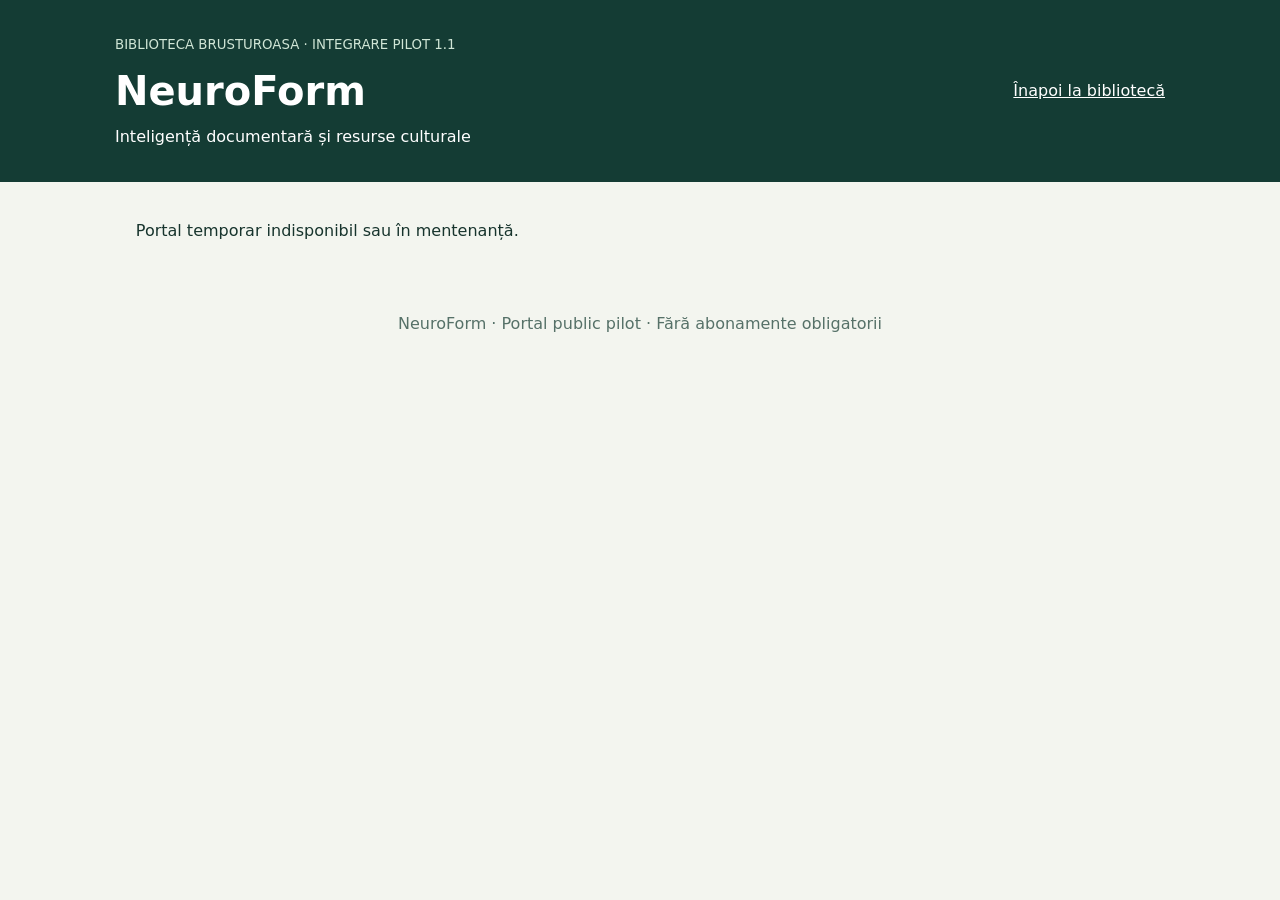
<file: neuroform/index.html>
<!doctype html><html lang="ro"><head><meta charset="utf-8"><meta name="viewport" content="width=device-width, initial-scale=1"><meta name="referrer" content="no-referrer"><title>NeuroForm | Biblioteca Brusturoasa</title><link rel="stylesheet" href="style.css"></head><body><header><div><small>BIBLIOTECA BRUSTUROASA · INTEGRARE PILOT 1.1</small><h1>NeuroForm</h1><p>Inteligență documentară și resurse culturale</p></div><a href="../index.html">Înapoi la bibliotecă</a></header><main><p id="status" role="status">Se verifică disponibilitatea bibliotecii…</p><div id="portal" hidden><nav><a href="#search">Asistent / Lex</a><a href="#events">Evenimente</a><a href="#pages">Domenii și rubrici</a><a href="#horizon">Parteneriate și resurse</a></nav><section id="search"><h2>Asistent documentar</h2><p>Căutare lexicală ponderată în datele publicate ale bibliotecii și fișele legislative documentate. Nu este un model generativ. Verificați actualitatea legislației pe site-urile oficiale.</p><form id="queryForm"><label for="query">Întrebare sau cuvinte-cheie</label><div class="line"><input id="query" required maxlength="300"><button>Caută</button><button type="button" id="mic">Dictare</button><button type="button" id="speak">Citește rezultatul</button></div></form><p id="voice-status" role="status"></p><div id="results" aria-live="polite"></div></section><section id="events"><h2>Evenimente · Chronos</h2><div id="event-list"></div></section><section id="pages"><h2>Domenii și rubrici · Genesis</h2><nav id="page-buttons" aria-label="Rubrici disponibile"></nav><div id="page-list"></div></section><section id="horizon"><h2>Horizon · Surse instituționale</h2><p>Director de surse, nu apeluri active confirmate automat.</p><div id="sources"></div></section></div></main><footer>NeuroForm · Portal public pilot · Fără abonamente obligatorii</footer><script src="../config.js"></script><script src="../cloud.js"></script><script src="advanced.js"></script><script src="core.js"></script><script src="intelligence.js"></script><script src="catalog-adapter.js"></script><script src="public.js"></script></body></html>
</file>
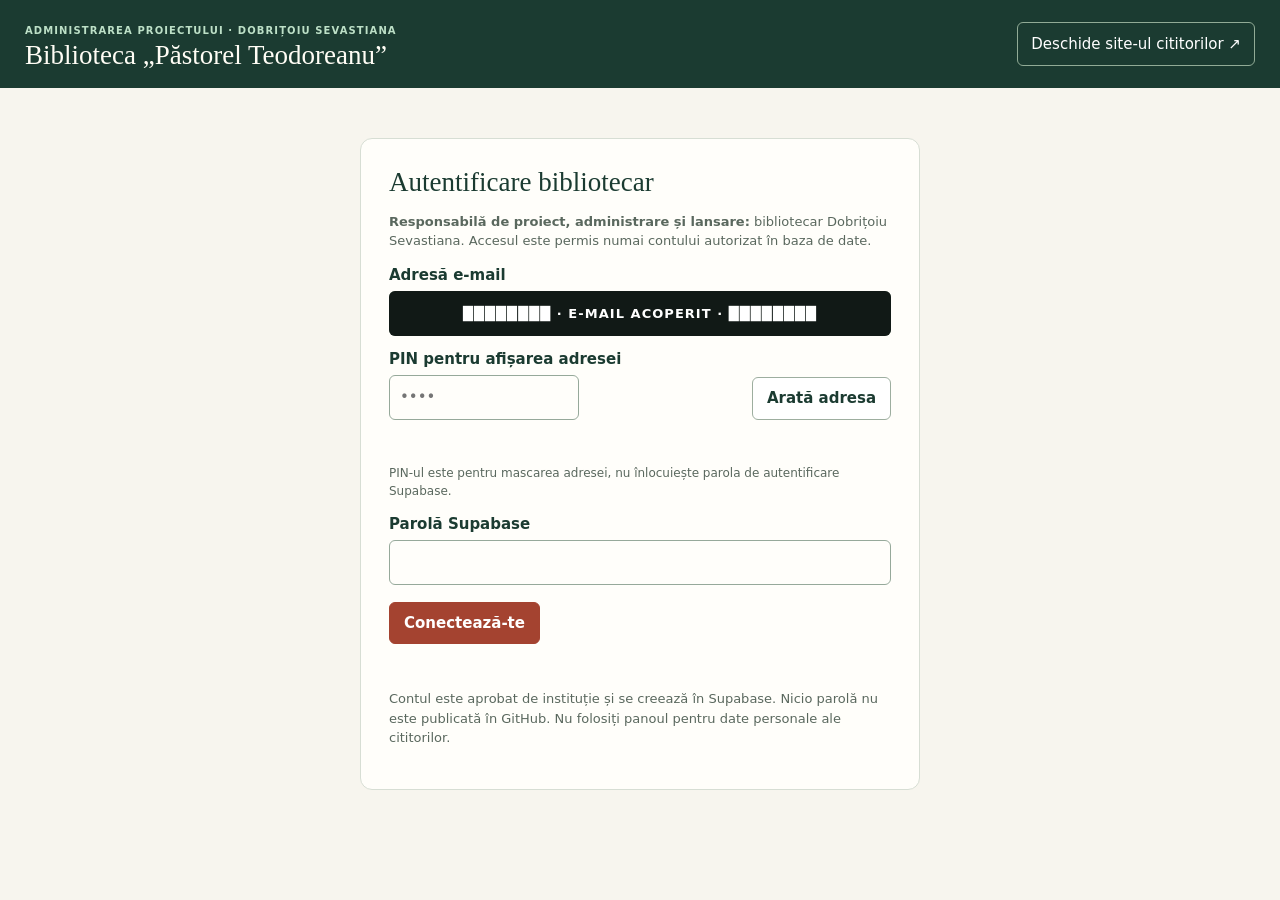
<file: admin (4).html>
<!doctype html>
<html lang="ro">
<head>
<meta charset="utf-8"><meta name="viewport" content="width=device-width, initial-scale=1">
<meta name="robots" content="noindex,nofollow">
<title>Administrare · Biblioteca Păstorel Teodoreanu</title>
<style>
:root { --bg:#f7f5ee; --green:#1b3b31; --ink:#202e26; --muted:#5a685e; --line:#d7ded4; --accent:#a44330; --white:#fffefa; --soft:#e7ede2; }
*{box-sizing:border-box}
body{margin:0;background:var(--bg);color:var(--ink);font:15px/1.5 system-ui,"Segoe UI",sans-serif}
h1,h2,h3{font-family:Georgia,serif;font-weight:500;line-height:1.16;margin:0;color:var(--green)}h1{font-size:clamp(27px,3vw,39px)}h2{font-size:27px}h3{font-size:20px}
a{color:var(--green)}button,input,textarea,select{font:inherit}
button{cursor:pointer}button:disabled{opacity:.5;cursor:wait}
button:focus-visible,input:focus-visible,textarea:focus-visible,select:focus-visible,a:focus-visible{outline:3px solid #2b7364;outline-offset:2px}
.top{background:var(--green);color:#fffdf5}.top-in{max-width:1300px;margin:auto;padding:18px 25px;display:flex;align-items:center;justify-content:space-between;gap:16px;flex-wrap:wrap}.top strong{display:block;font:500 27px/1.1 Georgia,serif}.top small{color:#bde0c7;letter-spacing:.11em;font-size:10px;font-weight:800;text-transform:uppercase}.top a{color:#fff;border:1px solid #91ab96;border-radius:6px;padding:10px 13px;text-decoration:none}
.layout{max-width:1300px;margin:0 auto;padding:24px;display:grid;grid-template-columns:230px minmax(0,1fr);gap:24px}
.sidebar{background:var(--white);border:1px solid var(--line);border-radius:10px;padding:14px;align-self:start;position:sticky;top:12px}.sidebar .label{font-size:11px;color:var(--muted);text-transform:uppercase;font-weight:750;letter-spacing:.11em;margin:12px 10px 7px}.navbtn{display:flex;align-items:center;justify-content:space-between;width:100%;padding:11px 12px;border:0;background:transparent;border-radius:7px;color:var(--green);text-align:left;font-weight:650;margin:2px 0}.navbtn.active{background:var(--soft)}.navbtn:hover{background:#eef1e9}.count{color:var(--muted);font-size:12px}
main{min-width:0}.intro{margin-bottom:18px}.intro p{margin:6px 0 0;color:var(--muted)}.cards{display:grid;grid-template-columns:repeat(4,1fr);gap:12px;margin-bottom:18px}.stat{border:1px solid var(--line);background:var(--white);padding:14px;border-radius:9px}.stat b{display:block;font:500 31px Georgia,serif;color:var(--green)}.stat span{font-size:13px;color:var(--muted)}
.panel{border:1px solid var(--line);background:var(--white);border-radius:10px;padding:22px;margin-bottom:18px}.panel-heading{display:flex;align-items:center;justify-content:space-between;gap:12px;flex-wrap:wrap;margin-bottom:15px}.hint{color:var(--muted);font-size:13px}.small{font-size:13px;color:var(--muted)}
.btn{padding:9px 14px;border-radius:6px;border:1px solid #9dae9f;background:#fff;color:var(--green);font-weight:700;min-height:41px}.btn:hover{background:var(--soft)}.primary{background:var(--accent);border-color:var(--accent);color:#fff}.primary:hover{background:#843522}.danger{color:#932d27;border-color:#ecc4bd}.danger:hover{background:#fdf1ee}.actions{display:flex;flex-wrap:wrap;gap:8px;align-items:center}
input[type=text],input[type=url],input[type=date],input[type=number],input[type=password],input[type=search],textarea,select{width:100%;border:1px solid #96a99a;border-radius:6px;background:#fffefa;color:var(--ink);padding:10px;min-height:42px}textarea{min-height:108px;resize:vertical}label span{display:block;margin-bottom:5px;font-weight:700;color:var(--green)}label{display:block}.fieldgrid{display:grid;grid-template-columns:1fr 1fr;gap:13px}.wide{grid-column:1/-1}
.record{display:flex;align-items:center;justify-content:space-between;gap:12px;padding:13px 0;border-top:1px solid var(--line)}.record-title{font-weight:740}.record-details{color:var(--muted);font-size:13px;overflow-wrap:anywhere}.record-info{min-width:0}.record .btn{min-height:34px;padding:5px 10px;font-size:13px}.record-actions{flex-shrink:0}.muted{color:var(--muted)}.notice{padding:11px 13px;background:#eef1e9;border-radius:8px;border:1px solid #cfdfd2;margin:11px 0}.warn{background:#fff8ed;border-color:#f2dfb9}.status{font-size:13px;margin:12px 0;min-height:20px;color:#315c41;font-weight:650}
hr{border:0;border-top:1px solid var(--line);margin:22px 0}.box-stack{display:grid;gap:14px}.limit{max-width:720px}.spread{display:flex;justify-content:space-between;align-items:center;gap:10px;flex-wrap:wrap}
input[type=file]{max-width:100%;font-size:13px}.check{display:flex;align-items:flex-start;gap:9px}.check input{width:18px;height:18px;margin-top:3px;flex:none}.check span{font-weight:400}
dialog{border:1px solid var(--line);border-radius:11px;padding:0;width:min(720px,calc(100% - 26px));max-height:92vh;box-shadow:0 16px 75px #0005}dialog::backdrop{background:#101f17a9}.modal{padding:25px}.dialog-header{display:flex;justify-content:space-between;align-items:center;margin-bottom:17px;gap:12px}.dialog-header button{font-size:20px}.modal-actions{display:flex;justify-content:flex-end;gap:9px;margin-top:18px;flex-wrap:wrap}
#message{position:fixed;bottom:18px;right:18px;max-width:min(440px,calc(100% - 36px));background:var(--green);color:#fff;padding:14px 18px;border-radius:8px;box-shadow:0 10px 35px #0003;z-index:10;font-size:14px}
@media(max-width:930px){.layout{grid-template-columns:1fr}.sidebar{position:static;display:flex;gap:6px;flex-wrap:wrap}.sidebar .label{width:100%;margin:5px}.navbtn{width:auto}.cards{grid-template-columns:repeat(2,1fr)}}@media(max-width:620px){.layout{padding:14px}.panel{padding:16px}.fieldgrid{grid-template-columns:1fr}.wide{grid-column:auto}.record{align-items:flex-start;flex-direction:column}.top-in{padding:16px}.cards{gap:8px}}

.login-gate{max-width:560px;margin:50px auto;padding:28px;background:var(--white);border:1px solid var(--line);border-radius:12px}
.login-gate h2{margin-bottom:12px}.login-gate label{margin-top:13px}.login-gate .actions{margin-top:17px}
#logout-button{background:transparent;color:#fff;border-color:#93aa99}
.maintenance-panel{border-color:#b1cbb2;background:#f4f8f1}
.maintenance-switch{display:flex;align-items:center;gap:12px;font-weight:700;color:var(--green);margin:14px 0}
.maintenance-switch input{appearance:none;-webkit-appearance:none;width:55px;height:30px;background:#ad4939;border-radius:30px;position:relative;cursor:pointer;flex:none;border:1px solid #934032;transition:background .2s}
.maintenance-switch input::after{content:"";position:absolute;left:3px;top:3px;height:22px;width:22px;border-radius:50%;background:#fff;box-shadow:0 1px 3px #0005;transition:transform .2s}
.maintenance-switch input:checked{background:#26794d;border-color:#1d5c3d}
.maintenance-switch input:checked::after{transform:translateX(25px)}
.maintenance-switch input:disabled{opacity:.45;cursor:not-allowed}
.maintenance-status{font-weight:800;color:#315b42}
.maintenance-status.off{color:#983d2d}
.poster-tools{border-top:1px solid var(--line);margin-top:16px;padding-top:14px;display:grid;gap:10px}
.poster-preview{max-width:190px;max-height:220px;object-fit:contain;border:1px solid var(--line);border-radius:6px}
.poster-tools input[type=file]{width:100%}

/* Doar mascare vizuală: autorizarea se face exclusiv prin Supabase. */
.email-mask-wrap{position:relative;margin-top:5px}
.email-mask-wrap input{width:100%;min-height:43px;border:1px solid #96a99a;border-radius:6px;padding:10px;background:#fffefa}
.email-cover{position:absolute;inset:0;background:#111916;color:#fff;display:flex;align-items:center;justify-content:center;border-radius:6px;letter-spacing:.08em;font-size:13px;font-weight:700;pointer-events:none}
.pin-controls{display:flex;gap:9px;align-items:end;flex-wrap:wrap;margin-top:12px}
.pin-controls label{margin:0;flex:1;min-width:145px}
.pin-controls input{max-width:190px}
.pin-controls .btn{flex:none}
.privacy-note{font-size:12px;color:var(--muted);margin-top:8px}
[hidden]{display:none!important}

@media(max-width:650px){.modal-actions{flex-wrap:wrap}.modal-actions button{max-width:100%;white-space:normal}}
</style>
<script src="./config.js"></script>
<script src="./cloud.js"></script><script src="./neuroform/core.js"></script><script src="./neuroform/intelligence.js"></script><script src="./neuroform/catalog-adapter.js"></script>
<style>#gallery-tools[hidden],#gallery-file-wrap[hidden],#dynamic-fields label[hidden],#gallery-preview[hidden]{display:none!important}#gallery-tools{margin-top:14px;display:grid;gap:10px}</style></head>
<body>
<header class="top"><div class="top-in"><div><small>Administrarea proiectului · Dobrițoiu Sevastiana</small><strong>Biblioteca „Păstorel Teodoreanu”</strong></div><div class="actions"><button id="logout-button" class="btn" type="button" hidden>Deconectare</button><a href="./index.html" target="_blank" rel="noopener">Deschide site-ul cititorilor ↗</a></div></div></header>
<section class="login-gate" id="login-gate" aria-label="Conectare bibliotecar">
 <h2>Autentificare bibliotecar</h2>
 <p class="status" id="security-setup" role="status" hidden>Administrarea este blocată până la configurarea securizată a contului în Supabase. Site-ul cititorilor rămâne disponibil.</p>
 <p class="hint"><strong>Responsabilă de proiect, administrare și lansare:</strong> bibliotecar Dobrițoiu Sevastiana. Accesul este permis numai contului autorizat în baza de date.</p>
 <form id="login-form" hidden>
  <label><span>Adresă e-mail</span></label>
  <div class="email-mask-wrap">
   <input id="login-email" type="email" autocomplete="username" aria-label="Adresa de e-mail a bibliotecii" readonly required>
   <span class="email-cover" id="email-cover" aria-hidden="true">████████ · E-MAIL ACOPERIT · ████████</span>
  </div>
  <div class="pin-controls">
   <label><span>PIN pentru afișarea adresei</span><input id="email-pin" type="password" inputmode="numeric" maxlength="4" autocomplete="off" placeholder="••••" aria-label="PIN ascuns"></label>
   <button type="button" id="email-reveal" class="btn">Arată adresa</button>
  </div>
  <p class="status" id="pin-status" role="status" aria-live="polite"></p>
  <p class="privacy-note">PIN-ul este pentru mascarea adresei, nu înlocuiește parola de autentificare Supabase.</p>
  <label><span>Parolă Supabase</span><input id="login-password" type="password" autocomplete="current-password" required></label>
  <div class="actions"><button type="submit" id="login-button" class="btn primary">Conectează-te</button></div>
 </form>
 <p class="status" id="login-status" role="status"></p>
 <p class="hint">Contul este aprobat de instituție și se creează în Supabase. Nicio parolă nu este publicată în GitHub. Nu folosiți panoul pentru date personale ale cititorilor.</p>
</section>
<div class="layout" id="admin-layout" hidden><aside class="sidebar" id="sidebar" aria-label="Administrare"><p class="label">Conținut</p>
<button type="button" class="navbtn active" data-tab="books">Fondul de carte <span class="count" id="n-books"></span></button>
<button type="button" class="navbtn" data-tab="news">Noutăți <span class="count" id="n-news"></span></button>
<button type="button" class="navbtn" data-tab="events">Evenimente <span class="count" id="n-events"></span></button>
<button type="button" class="navbtn" data-tab="resources">Biblioteca electronică <span class="count" id="n-resources"></span></button>
<button type="button" class="navbtn" data-tab="gallery">Galerie foto <span class="count" id="n-gallery"></span></button>
<button type="button" class="navbtn" id="share-institutions">✉ Trimite către instituții</button><button type="button" class="navbtn" data-tab="media">🎬 Filmări și videoclipuri</button>
<button type="button" class="navbtn" data-tab="live">🔴 Transmisiuni LIVE</button>
<button type="button" class="navbtn" data-tab="rubrics">Alte rubrici <span class="count" id="n-rubrics"></span></button>
<p class="label">Bibliotecă</p><button type="button" class="navbtn" data-tab="settings">Program și prezentare</button>
<p class="label">NeuroForm</p><button type="button" class="navbtn" data-tab="neuroform">Asistent și dezvoltare</button><p class="label">Publicare</p><button type="button" class="navbtn" data-tab="publish">Salvare și publicare</button>
</aside>
<main><div class="intro"><h1>Administrarea bibliotecii</h1><p class="small"><strong>Inițiatoare și responsabilă de administrare și lansare:</strong> bibliotecar Dobrițoiu Sevastiana.</p><p>Adaugă cărți, redactează anunțuri și pregătește informațiile pentru publicare. Modificările se păstrează într-un draft până când alegi „Publică online”.</p></div>
<section class="panel maintenance-panel" id="maintenance-panel">
 <div class="panel-heading"><div><h2>Site cititori: ON / OFF</h2><p class="hint">Închide temporar afișarea publică pentru lucrări de mentenanță, fără să blochezi administrarea.</p></div><span class="maintenance-status" id="maintenance-status">Stare necunoscută</span></div>
 <label class="maintenance-switch" for="maintenance-toggle"><input id="maintenance-toggle" type="checkbox" role="switch" disabled><span id="maintenance-toggle-label">ON – Site vizibil pentru cititori</span></label>
 <label><span>Mesaj pentru vizitatori în timpul mentenanței</span><textarea id="maintenance-message-edit" rows="2" maxlength="500" placeholder="Site-ul este temporar indisponibil pentru actualizări.">Site-ul este temporar indisponibil pentru actualizări. Vă mulțumim pentru înțelegere.</textarea></label>
 <div class="actions"><button type="button" class="btn" id="save-maintenance-message" disabled>Salvează mesajul de mentenanță</button></div><p class="hint" id="maintenance-help">Comutatorul devine activ după conectarea bazei de date și autentificare. Apăsarea lui publică imediat noua stare.</p>
<div id="github-manual-control" class="notice" hidden>
<strong>Administrare pe GitHub Pages (fără Supabase).</strong> Butonul ON/OFF este disponibil.
La schimbarea lui se descarcă <code>site-status.json</code>. Pentru ca modificarea să apară și la cititori,
încarcă acel fișier în depozitul GitHub și apasă <strong>Commit changes</strong>.
<a href="https://github.com/biblioteca-brusturoasa/biblioteca-brusturoasa.github.io/upload/main" target="_blank" rel="noopener noreferrer">Deschide încărcarea pe GitHub</a>.
Doar persoanele cu drepturi în depozit pot publica schimbările. Nu există o comutare online instantanee în acest mod.
</div>
</section>
<section class="cards" aria-label="Situație"><div class="stat"><b id="stat-books">0</b><span>Titluri în catalog</span></div><div class="stat"><b id="stat-news">0</b><span>Noutăți</span></div><div class="stat"><b id="stat-events">0</b><span>Evenimente</span></div><div class="stat"><b id="stat-resources">0</b><span>Resurse electronice</span></div></section>
<section class="panel" id="neuroform-panel" hidden><h2>NeuroForm · Asistent și dezvoltare</h2><p class="hint">Cercetare locală în conținutul bibliotecii și fișele legislative documentate. Nu introduceți date personale. Rezultatele nu sunt consultanță juridică. Publicarea folosește fluxul existent.</p><form id="nf-admin-form"><label>Întrebare sau cuvinte-cheie<input id="nf-admin-query" maxlength="300" required></label><button class="btn primary">Caută</button><button class="btn" type="button" id="nf-admin-voice">Dictează</button><button class="btn" type="button" id="nf-admin-speak">Citește</button></form><p id="nf-admin-voice-status" role="status"></p><div id="nf-admin-results" aria-live="polite"></div><div class="actions"><button class="btn" type="button" id="nf-genesis">Creează rubrică</button><button class="btn" type="button" id="nf-chronos">Creează eveniment</button><button class="btn" type="button" id="nf-horizon">Surse parteneriate</button><a href="./neuroform/" target="_blank" rel="noopener noreferrer">Portal public NeuroForm</a></div><p>Dosarele private, Atlas și Phoenix se păstrează în aplicația locală separată; nu se publică pe GitHub.</p></section><section class="panel" id="records-panel"><div class="panel-heading"><div><h2 id="section-heading">Fondul de carte</h2><p class="hint" id="section-description">Introduceți titlurile din biblioteca reală.</p></div><button type="button" class="btn primary" id="add-record">+ Adaugă</button></div>
<div class="actions"><input type="search" id="search-records" placeholder="Caută în această secțiune" aria-label="Caută înregistrări" style="max-width:420px"><span class="small" id="record-count"></span></div><div id="records"></div></section>
<section class="panel" id="media-panel" hidden>
 <div class="panel-heading"><h2>🎬 Filmări și videoclipuri</h2><p class="hint">Din acest panou poți adăuga linkuri YouTube/Facebook sau filmări MP4/WebM de pe calculator.</p></div>
 <form id="video-form" class="box-stack limit">
   <label><span>Titlul filmării</span><input type="text" id="video-title" maxlength="160" required placeholder="Exemplu: Activitate culturală la bibliotecă"></label>
   <label><span>Descriere (opțional)</span><textarea id="video-description" maxlength="1000" placeholder="Despre ce este filmarea și cine a realizat-o"></textarea></label>
   <label><span>De unde adaugi videoclipul?</span>
     <select id="video-kind"><option value="file">Filmarea mea din calculator (MP4/WebM)</option><option value="youtube">Link YouTube</option><option value="facebook">Link Facebook</option><option value="external">Alt videoclip public (HTTPS)</option></select>
   </label>
   <label id="video-link-wrap" hidden><span>Link către videoclip</span><input type="url" id="video-url" placeholder="https://www.youtube.com/watch?v=..."></label>
   <label id="video-file-wrap"><span>Alege filmarea de pe calculator (maxim 25 MB)</span>
     <input id="video-file" type="file" accept="video/mp4,video/webm,.mp4,.webm" />
   </label>
   <div class="actions"><span class="small">Completează automat o probă:</span><button type="button" class="btn" id="video-demo-youtube">Probă YouTube</button><button type="button" class="btn" id="video-demo-facebook">Probă Facebook</button></div>
   <p class="hint">Publică numai filmări pentru care ai dreptul de utilizare și acordul necesar al persoanelor filmate. Nu descărca și reîncărca filmele altor persoane: utilizează linkul original.</p>
   <div class="actions"><button class="btn primary" id="video-add" type="submit">+ Adaugă filmarea</button><span id="video-feedback" class="small" role="status"></span></div>
 </form>
 <hr><h3>Filmări salvate (draft și publicate)</h3><div id="video-list"></div>
 <div class="actions"><button class="btn primary" type="button" id="video-publish" disabled>Publică filmările în site</button><span id="video-publish-result" class="small" role="status" aria-live="polite"></span></div><p class="notice">Adaugă filmarea, apoi apasă butonul de publicare de mai sus. Se publică toate modificările salvate în draft, inclusiv cele din alte rubrici; fotografiile și LIVE rămân în site.</p>
</section>
<section class="panel" id="live-panel" hidden>
 <div class="panel-heading"><h2>🔴 Transmisiuni LIVE</h2></div>
 <p class="hint">O transmisiune LIVE este diferită de o filmare înregistrată. Introdu adresa unei transmisiuni deja pornite pe platforma autorizată. Acest formular nu pornește camera și nu transmite direct din calculator.</p>
 <form id="live-form" class="box-stack limit">
  <label><span>Titlul transmisiunii</span><input id="live-title" type="text" maxlength="160" placeholder="Exemplu: Lectură publică – transmisiune"></label>
  <label><span>Link public către transmisiune (YouTube, Facebook sau alt serviciu HTTPS)</span><input type="url" id="live-url" placeholder="https://www.youtube.com/watch?v=..."></label>
  <label><span>Descriere</span><textarea id="live-description" maxlength="900"></textarea></label>
  <label class="check"><input type="checkbox" id="live-enabled"><span>Afișează această transmisiune pe site-ul cititorilor</span></label>
  <div class="actions"><button type="submit" class="btn primary">Salvează LIVE în draft</button><span id="live-feedback" class="small" role="status"></span></div>
  <p class="notice">După salvare, mergi la „Salvare și publicare” și apasă „Publică online acum”. Pentru a opri afișarea, debifează caseta și publică din nou.</p>
 </form>
</section>
<section class="panel" id="settings-panel" hidden><div class="panel-heading"><h2>Program și prezentare</h2><button type="button" class="btn primary" id="save-settings">Salvează</button></div>
<div class="box-stack limit"><div><h3>Programul bibliotecii</h3><p class="hint">Bifează „Confirmat” numai după verificarea orarului.</p><label class="check"><input id="program-confirmed" type="checkbox"><span>Orarul este confirmat și poate fi afișat public.</span></label></div><div class="fieldgrid" id="program-fields"></div><label><span>Observații despre program</span><textarea id="program-notes" placeholder="De exemplu: program special în vacanță"></textarea></label><hr><div><h3>Despre bibliotecă</h3><p class="hint">Textele sunt afișate în secțiunea „Despre bibliotecă”.</p><label class="check"><input type="checkbox" id="info-confirmed"><span>Informațiile sunt verificate și pot fi publicate.</span></label></div><div id="info-fields" class="box-stack"></div><hr><div><h3>Recomandarea săptămânii</h3><p class="hint">O carte prezentată special pe pagina catalogului.</p></div><label><span>Titlu</span><input type="text" id="recommendation-title"></label><label><span>Autor</span><input type="text" id="recommendation-author"></label><label><span>Scurtă prezentare</span><textarea id="recommendation-summary"></textarea></label></div></section>
<section class="panel" id="publish-panel" hidden><div class="panel-heading"><h2>Salvare, copie de siguranță și publicare</h2></div>
<div class="box-stack"><div class="notice" id="recovery-notice">Anunțurile nepublicate se restaurează automat din copia păstrată în acest browser. Folosiți „Publică online acum” când sunteți pregătit.</div><div class="actions"><button class="btn" id="restore-backup" type="button">Recuperează o versiune anterioară</button><span id="recovery-result" class="small" role="status"></span></div><div class="notice">Modificările se păstrează într-un <b>draft local</b>. În modul GitHub Pages, descarcă biblioteca-data.json și încarcă-l în depozit, cu Commit changes. Dacă Supabase este configurat, publicarea se face direct după autentificare.</div>
<div><h3>1. Copie de siguranță</h3><p class="hint">Descarcă toate cărțile, anunțurile și setările într-un fișier JSON.</p><div class="actions"><button class="btn primary" type="button" id="export-json">Descarcă datele JSON</button><label class="btn" for="import-json" style="cursor:pointer">Încarcă date dintr-o copie JSON</label><input type="file" id="import-json" accept=".json,application/json" hidden></div></div>
<hr><div><h3>2. Importul fondului de carte din Excel</h3><p class="hint">În Excel, salvează tabelul ca <b>CSV UTF-8</b>. Coloane acceptate: Titlu, Autor, Domeniu/Gen, Editura, An, ISBN, Exemplare, Cota. Înregistrările noi se adaugă fără a dubla automat cărțile deja existente.</p><div class="actions"><label class="btn" for="import-csv" style="cursor:pointer">Importă catalog CSV</label><input id="import-csv" type="file" accept=".csv,text/csv" hidden></div></div>
<hr><div><h3>3. Publicare sincronizată</h3>
 <div class="notice" id="online-status">Conectarea online nu a fost configurată.</div>
 <div class="actions" style="margin:10px 0"><button class="btn" type="button" id="reload-public">Reîncarcă datele publicate</button></div>
 <p class="hint">Publicarea actualizează baza de date comună. Cititorii primesc automat noutățile (la următoarea verificare, aproximativ 20 de secunde), iar afișele încărcate sunt afișate pe site.</p>
 <label class="check"><input type="checkbox" id="mark-live"><span>Am verificat conținutul și confirm că datele demonstrative au fost înlocuite; site-ul poate fi afișat fără eticheta de previzualizare.</span></label>
 <div class="actions" style="margin-top:14px"><button class="btn primary" type="button" id="publish-online" disabled>Publică online acum</button><span id="publish-result" class="small" role="status"></span></div>
 </div></div>
</section>
<section class="panel" id="book-extra"><h3>Recomandare pentru catalog</h3><p class="small">Poți importa multe titluri simultan dintr-un CSV, folosind secțiunea „Salvare și publicare”. Pentru exemplare, notează câte cărți există, dar disponibilitatea împrumutului trebuie verificată în continuare la bibliotecă.</p><button class="btn" type="button" id="go-import">Mergi la import CSV</button></section>
<div class="status" id="draft-status" role="status"></div>
</main></div>
<dialog id="edit-dialog" aria-labelledby="dialog-title"><form id="edit-form" class="modal"><div class="dialog-header"><h2 id="dialog-title">Adaugă</h2><button class="btn" type="button" id="close-dialog" aria-label="Închide">×</button></div><div id="dynamic-fields" class="fieldgrid"></div><div id="gallery-tools" hidden><label><span>Sursa fotografiei</span><select id="gallery-source"><option value="file">Din calculator (JPG, PNG, WebP)</option><option value="url">Imagine de pe internet (HTTPS)</option></select></label><label id="gallery-file-wrap"><span>Alege fotografia din calculator (maxim 6 MB)</span><input id="gallery-file" type="file" multiple accept="image/jpeg,image/png,image/webp"></label><img id="gallery-preview" class="poster-preview" alt="Previzualizare fotografie" hidden><p id="gallery-feedback" role="status"></p><p class="hint">Publică doar materiale autorizate. Fișierele încărcate în spațiul public pot fi accesibile înainte de publicarea în galerie.</p></div><div class="poster-tools" id="poster-tools" hidden>
 <label><span>Încarcă un afiș al evenimentului (JPG, PNG sau WebP, până la 6 MB)</span><input id="poster-input" type="file" accept="image/jpeg,image/png,image/webp"></label>
 <img id="poster-preview" class="poster-preview" alt="Previzualizarea afișului" hidden>
 <label><span>Descrierea afișului pentru accesibilitate</span><input id="poster-alt" type="text" maxlength="180" placeholder="De exemplu: afișul atelierului de lectură"></label>
 <label class="check"><input type="checkbox" id="poster-remove"><span>Elimină afișul de la acest eveniment</span></label>
 <p class="hint">Afișele sunt comprimate automat. Publică numai imagini pentru care biblioteca are drepturi și permisiunea persoanelor fotografiate, dacă este cazul.</p>
 </div><div class="modal-actions"><button type="button" class="btn" id="cancel-dialog">Anulează</button><button type="submit" class="btn">Salvează fără publicare</button><button type="submit" class="btn primary" id="save-and-publish" data-publish="yes">Salvează și publică online</button></div></form></dialog>
<div id="message" hidden role="status"></div>
<dialog id="institution-dialog"><form class="modal" id="institution-form"><h2>Trimite materiale către alte instituții</h2><p>Distribuie linkuri către materiale deja publicate. Verifică permisiunea de distribuire a imaginilor.</p><label>Adresa de e-mail a instituției<input id="institution-email" type="email" required></label><label>Subiect<input id="institution-subject" required value="Activități – Biblioteca Brusturoasa"></label><label>Materiale publicate<textarea id="institution-body" rows="8" required></textarea></label><div class="actions"><button class="btn primary" type="submit">Deschide e-mailul pentru trimitere</button><button class="btn" type="button" id="institution-close">Închide</button></div><p class="hint">Se deschide aplicația de e-mail. Verifică mesajul și trimite-l manual; nu se atașează fișiere.</p></form></dialog>
<script type="application/json" id="initial-data">{"_status": "preview", "books": [], "news": [], "events": [], "resources": [], "recommendation": {}, "program": {}, "public_info": {}, "video": {}, "live": {}, "logo": "", "rubrics": [], "gallery": []}</script>
<script>
'use strict';
const $ = id => document.getElementById(id);
const DRAFT_KEY = 'biblioteca-brusturoasa-draft-v4';
const BACKUPS_KEY = DRAFT_KEY + '-backups';
const cloud = window.LibraryCloud;
let publishedRevision = null, unpublishedChanges = false, maintenanceEnabled = false;
const schemas = {
 books:{title:'Fondul de carte',desc:'Titluri, autori, clasificări și exemplare din colecția bibliotecii.',fields:[['title','Titlu','text',1],['author','Autor','text',1],['genre','Domeniu / Gen literar','text'],['publisher','Editura','text'],['year','Anul apariției','text'],['isbn','ISBN','text'],['copies','Număr de exemplare','number'],['shelf','Cotă / raft','text']]},
 news:{title:'Noutăți',desc:'Anunțuri și informații pentru cititori.',fields:[['title','Titlul anunțului','text',1],['date','Data publicării','date'],['body','Textul anunțului','textarea',1],['source','Link pentru detalii (https://)','url']]},
 events:{title:'Evenimente',desc:'Ateliere, întâlniri, expoziții și alte activități.',fields:[['title','Titlul evenimentului','text',1],['date','Data începerii','date',1],['end_date','Data încheierii','date'],['time','Ora','text'],['place','Locul','text'],['institution','Organizator','text'],['category','Categorie','text'],['body','Descriere','textarea'],['source','Link către anunț (https://)','url'],['featured','Apare în agenda culturală','checkbox']]},
 resources:{title:'Biblioteca electronică',desc:'Resurse digitale și legături autorizate.',fields:[['title','Titlu','text',1],['author','Autor','text'],['date','Data','date'],['body','Descriere','textarea'],['source','Sursa originală (https://)','url'],['romanian_source','Versiune în limba română (https://)','url']]},
 gallery:{title:'Galerie foto',desc:'Alege una sau mai multe fotografii din calculator pentru același eveniment sau introdu adresa HTTPS a unei imagini publice.',fields:[['title','Titlul fotografiei','text',1],['description','Descriere / text alternativ','textarea'],['url','URL public imagine (https://)','url']]},
 rubrics:{title:'Alte rubrici',desc:'Întrebări frecvente și informații utile.',fields:[['title','Titlu','text',1],['body','Conținut','textarea',1],['source','Link opțional (https://)','url'],['link_label','Textul legăturii','text']]}
};
const days={luni:'Luni',marti:'Marți',miercuri:'Miercuri',joi:'Joi',vineri:'Vineri',sambata:'Sâmbătă',duminica:'Duminică'};
const info={intro:'Prezentare',services:'Servicii și acces',collections:'Colecții',activities:'Activități',notes:'Precizări'};
const initial=JSON.parse($('initial-data').textContent);
// Nu încărcăm drafturi din browser înainte de autentificare.
let data=structuredClone(initial);
let draftFromLocal=false;
let isEditorAuthenticated=false;
let active='books', editing=-1, noticeTimer;
function h(tag,cls,txt){const e=document.createElement(tag);if(cls)e.className=cls;if(txt!==undefined)e.textContent=String(txt);return e;}
function notify(message){const m=$('message');m.textContent=message;m.hidden=false;clearTimeout(noticeTimer);noticeTimer=setTimeout(()=>m.hidden=true,4500);}
function snapshotBackup(){
 try {
   const previous=localStorage.getItem(DRAFT_KEY);
   if(!previous)return;
   const saved=JSON.parse(localStorage.getItem(BACKUPS_KEY)||'[]');
   if(saved[0]?.content!==previous){saved.unshift({at:new Date().toISOString(),content:previous});localStorage.setItem(BACKUPS_KEY,JSON.stringify(saved.slice(0,5)));}
 }catch(err){console.warn('Copie de recuperare indisponibilă',err);}
}
function persistDraft(){
 try{localStorage.setItem(DRAFT_KEY,JSON.stringify(data));return true;}
 catch(err){$('draft-status').textContent='⚠ Salvarea locală a eșuat. Descărcați o copie JSON.';notify('Nu s-a putut salva draftul!');return false;}
}
function markSaved(){unpublishedChanges=true;snapshotBackup();const ok=persistDraft();if(ok)$('draft-status').textContent='✓ Modificările sunt salvate automat în acest browser. Nu sunt încă publicate.';renderCounters();return ok;}
function restoreDraftIfPresent(){
 try {
   const local=localStorage.getItem(DRAFT_KEY);
   if(!local)return false;
   const restored=normalizeContent(JSON.parse(local));
   data=restored;unpublishedChanges=true;
   $('mark-live').checked=data._status==='live';
   renderCounters();render();
   $('draft-status').textContent='✓ Anunțurile nepublicate au fost recuperate automat din acest browser.';
   $('recovery-result').textContent='Draft recuperat; nu s-a publicat nimic.';
   return true;
 }catch(err){$('draft-status').textContent='Există un draft local care nu poate fi citit. Nu îl ștergeți.';return false;}
}
$('restore-backup').onclick=()=>{
 try{
   const saved=JSON.parse(localStorage.getItem(BACKUPS_KEY)||'[]');
   if(!saved.length){$('recovery-result').textContent='Nu există versiuni anterioare în acest browser.';return;}
   const latest=saved[0];
   if(!confirm('Recuperați copia din '+new Date(latest.at).toLocaleString('ro-RO')+'? Versiunea curentă va fi păstrată ca rezervă.'))return;
   snapshotBackup();
   data=normalizeContent(JSON.parse(latest.content));
   if(!markSaved())return;
   render();$('recovery-result').textContent='Versiunea anterioară a fost recuperată. Apăsați Publică online pentru a o publica.';
 }catch(err){$('recovery-result').textContent='Copia nu poate fi recuperată: '+err.message;}
};
function renderCounters(){for(const key of Object.keys(schemas)){const el=$('n-'+key);if(el)el.textContent=Array.isArray(data[key])?data[key].length:0;}for(const key of ['books','news','events','resources'])$('stat-'+key).textContent=(data[key]||[]).length.toLocaleString('ro');}
function render(){for(const b of document.querySelectorAll('.navbtn[data-tab]')){b.classList.toggle('active',b.dataset.tab===active);b.setAttribute('aria-current',b.dataset.tab===active?'page':'false');}
 $('neuroform-panel').hidden=active!=='neuroform'; const records=!!schemas[active];$('records-panel').hidden=!records;$('book-extra').hidden=active!=='books';$('settings-panel').hidden=active!=='settings';$('publish-panel').hidden=active!=='publish';$('media-panel').hidden=active!=='media';$('live-panel').hidden=active!=='live';
 if(records){$('section-heading').textContent=schemas[active].title;$('section-description').textContent=schemas[active].desc;$('search-records').value='';renderRecords();}
 if(active==='settings')populateSettings();if(active==='media')renderVideoList();if(active==='live')populateLiveForm();}
function renderRecords(){const root=$('records');root.replaceChildren();const all=Array.isArray(data[active])?data[active]:[];const query=($('search-records').value||'').toLocaleLowerCase('ro');const shown=all.map((v,i)=>({v,i})).filter(({v})=>Object.values(v).some(val=>String(val).toLocaleLowerCase('ro').includes(query))).slice(0,150);
 $('record-count').textContent=`${all.filter(v=>Object.values(v).some(val=>String(val).toLocaleLowerCase('ro').includes(query))).length} rezultate`+(shown.length>=150?' · primele 150 afișate':'');
 if(!shown.length){root.append(h('p','muted','Nu există înregistrări în această secțiune.'));return;}
 const frag=document.createDocumentFragment();for(const {v,i} of shown){const r=h('div','record'),description=h('div','record-info');description.append(h('div','record-title',v.title||'Fără titlu'));const details=[v.author||v.date||'',v.genre||v.place||'',v.isbn?'ISBN '+v.isbn:'',v.poster?'🖼 Afiș atașat':''].filter(Boolean).join(' · ');if(details)description.append(h('div','record-details',details));const buttons=h('div','actions record-actions');const edit=h('button','btn','Modifică');edit.type='button';edit.addEventListener('click',()=>openRecord(i));const del=h('button','btn danger','Șterge');del.type='button';del.addEventListener('click',()=>deleteRecord(i));buttons.append(edit,del);r.append(description,buttons);frag.append(r);}root.append(frag);}
function formField([name,label,type,required],value){const wrap=h('label',type==='textarea'?'wide':'');if(type==='checkbox'){wrap.className='check wide';const input=h('input');input.type='checkbox';input.name=name;input.checked=value===true;const text=h('span','',label);wrap.append(input,text);return wrap;}wrap.append(h('span','',label));const input=h(type==='textarea'?'textarea':'input');if(type!=='textarea')input.type=type;input.name=name;input.value=value??'';input.required=!!required;if(type==='url')input.placeholder='https://';if(type==='number')input.min='0';wrap.append(input);return wrap;}
function openRecord(index){editing=index;const obj=index>=0?data[active][index]:{};$('dialog-title').textContent=(index>=0?'Modifică':'Adaugă')+' · '+schemas[active].title;const root=$('dynamic-fields');root.replaceChildren(...schemas[active].fields.map(f=>formField(f,obj[f[0]])));
 $('gallery-tools').hidden=active!=='gallery'; $('gallery-file').value=''; $('gallery-preview').hidden=true; $('gallery-preview').removeAttribute('src'); $('gallery-feedback').textContent=''; if(active==='gallery'){ $('gallery-file').multiple=index<0; $('gallery-source').value=obj.url?'url':'file'; updateGalleryFields(); }
 $('poster-tools').hidden=active!=='events';$('poster-input').value='';$('poster-remove').checked=false;$('poster-alt').value=obj.poster_alt||'';
 const image=$('poster-preview');image.hidden=!obj.poster;image.src=obj.poster||'';
 $('edit-dialog').showModal();}
function updateGalleryFields(){const file=$('gallery-source').value==='file';const input=$('edit-form').elements.namedItem('url');if(input){input.closest('label').hidden=file;input.disabled=file;} $('gallery-file-wrap').hidden=!file; $('gallery-file').disabled=!file;}
$('share-institutions').onclick=()=>{const base=new URL('index.html',location.href);base.hash='video'; $('institution-body').value='Bună ziua,\n\nVă transmitem galeria foto, filmările și transmisiunile publicate ale bibliotecii:\n'+base.href+'\n\nCu stimă,\nBiblioteca Brusturoasa';$('institution-dialog').showModal();};
$('institution-close').onclick=()=>$('institution-dialog').close();
$('institution-form').onsubmit=e=>{e.preventDefault();location.href='mailto:'+encodeURIComponent($('institution-email').value.trim()).replace(/%40/g,'@')+'?subject='+encodeURIComponent($('institution-subject').value)+'&body='+encodeURIComponent($('institution-body').value);};
$('gallery-source').onchange=updateGalleryFields;
$('gallery-file').onchange=async()=>{const file=$('gallery-file').files[0];$('gallery-preview').hidden=true; if(!file)return; try{const result=await convertPoster(file); if($('gallery-file').files[0]!==file)return; $('gallery-preview').src=result;$('gallery-preview').hidden=false;$('gallery-feedback').textContent=$('gallery-file').files.length+' fotografii selectate. Prima este afișată în previzualizare.';}catch(e){$('gallery-feedback').textContent=e.message;}};
function deleteRecord(index){const item=data[active][index];if(!confirm('Ștergi „'+(item?.title||'această înregistrare')+'” din draft?'))return;data[active].splice(index,1);markSaved();renderRecords();}
function checkUrl(str){if(!str)return true;try{const url=new URL(str);return url.protocol==='https:'&&!url.username&&!url.password;}catch{return false;}}
$('edit-form').addEventListener('submit',async e=>{e.preventDefault();const form=e.currentTarget;const obj=editing>=0?{...data[active][editing]}:{};const extraPhotos=[];for(const [name,label,type] of schemas[active].fields){const input=form.elements.namedItem(name);obj[name]=type==='checkbox'?input.checked:String(input.value||'').trim();if(type==='url'&&!input.disabled&&!checkUrl(obj[name])){notify('Link invalid: '+label+'. Sunt acceptate doar adrese https://');input.focus();return;}}
 if(active==='events'){
   if($('poster-remove').checked){delete obj.poster;delete obj.poster_alt;}
   else if($('poster-input').files[0]){
     const submit = form.querySelector('[type=submit]');submit.disabled=true;
     try {obj.poster=await convertPoster($('poster-input').files[0]);}
     catch(err){notify('Afișul nu a putut fi pregătit: '+err.message);submit.disabled=false;return;}
     finally{submit.disabled=false;}
   }
   if(!$('poster-remove').checked)obj.poster_alt=$('poster-alt').value.trim();
 }
 if(active==='gallery'&&$('gallery-source').value==='file'){
   const file=$('gallery-file').files[0];
   if(file){if(!isEditorAuthenticated||!cloud.hasSession)return notify('Autentificare autorizată obligatorie.'); const buttons=[...form.querySelectorAll('button')];buttons.forEach(b=>b.disabled=true);$('gallery-feedback').textContent='Se încarcă fotografia…';
   try{const files=[...$('gallery-file').files]; const urls=[]; for(let i=0;i<files.length;i++){ $('gallery-feedback').textContent='Se încarcă '+(i+1)+' / '+files.length; urls.push(await cloud.uploadPoster(await convertPoster(files[i]))); } obj.url=urls[0];delete obj.name; for(let i=1;i<urls.length;i++)extraPhotos.push({...obj,url:urls[i],title:obj.title+' ('+(i+1)+')'});}catch(err){$('gallery-feedback').textContent='Încărcarea a eșuat: '+err.message;return;}finally{buttons.forEach(b=>b.disabled=false);}}
   else if(!obj.url&&!obj.name)return notify('Alege fotografia din calculator.');
 }
 if(active==='gallery'&&!obj.url&&!obj.name){notify('Pentru o fotografie nouă este necesar un URL https:// către imagine.');return;}
 if(['events','resources','rubrics'].includes(active)&&!obj.id)obj.id='item-'+Math.random().toString(36).slice(2,10);
 if(active==='gallery'&&!obj.kind)obj.kind='photo';
 if(editing<0)data[active].unshift(obj,...extraPhotos);else data[active][editing]=obj;
 const shouldPublish=e.submitter?.dataset.publish==='yes';if(!markSaved())return;$('edit-dialog').close();renderRecords();if(shouldPublish){active='publish';render();$('publish-online').click();}else notify('Înregistrarea a fost salvată. O puteți publica mai târziu.');});
$('close-dialog').onclick=$('cancel-dialog').onclick=()=>$('edit-dialog').close();$('add-record').onclick=()=>openRecord(-1);$('search-records').addEventListener('input',renderRecords);
for(const b of document.querySelectorAll('.navbtn[data-tab]'))b.addEventListener('click',()=>{active=b.dataset.tab;render();window.scrollTo({top:0,behavior:'smooth'});});$('go-import').onclick=()=>{active='publish';render();};
function initSettings(){for(const [key,label] of Object.entries(days))$('program-fields').append(formField([key,label,'text'],' '));for(const [key,label]of Object.entries(info))$('info-fields').append(formField([key,label,'textarea'],' '));}
function populateSettings(){const p=data.program||{},i=data.public_info||{};$('program-confirmed').checked=!!p.confirmed;for(const key of Object.keys(days))$('program-fields').querySelector('[name="'+key+'"]').value=p.days?.[key]||'';$('program-notes').value=p.notes||'';$('info-confirmed').checked=!!i.confirmed;for(const key of Object.keys(info))$('info-fields').querySelector('[name="'+key+'"]').value=i[key]||'';$('recommendation-title').value=data.recommendation?.title||'';$('recommendation-author').value=data.recommendation?.author||'';$('recommendation-summary').value=data.recommendation?.summary||'';}
$('save-settings').onclick=()=>{const daysData={};for(const key of Object.keys(days))daysData[key]=$('program-fields').querySelector('[name="'+key+'"]').value.trim();data.program={...data.program,confirmed:$('program-confirmed').checked,days:daysData,notes:$('program-notes').value.trim()};const infoData={...data.public_info,confirmed:$('info-confirmed').checked};for(const key of Object.keys(info))infoData[key]=$('info-fields').querySelector('[name="'+key+'"]').value.trim();data.public_info=infoData;data.recommendation={title:$('recommendation-title').value.trim(),author:$('recommendation-author').value.trim(),summary:$('recommendation-summary').value.trim()};markSaved();notify('Programul și prezentarea au fost salvate în draft.');};
function download(name,text,mime){const file=new Blob([text],{type:mime});const url=URL.createObjectURL(file);const a=h('a');a.href=url;a.download=name;document.body.append(a);a.click();a.remove();setTimeout(()=>URL.revokeObjectURL(url),2000);}
$('export-json').onclick=()=>download('biblioteca-data.json',JSON.stringify(data,null,2)+'\n','application/json;charset=utf-8');
$('import-json').addEventListener('change',async e=>{const f=e.target.files?.[0];if(!f)return;try{const obj=JSON.parse(await f.text());if(!obj||typeof obj!=='object'||!Array.isArray(obj.books))throw Error('Fișierul nu conține o listă de cărți.');if(!confirm('Înlocuiești draftul cu datele din fișier?'))return;data={...structuredClone(initial),...obj};for(const k of Object.keys(schemas))if(!Array.isArray(data[k]))data[k]=[];markSaved();render();notify('Datele au fost importate.');}catch(err){notify('Nu s-a putut importa JSON: '+err.message);}finally{e.target.value='';}});
function parseCsv(text){text=text.replace(/^\uFEFF/,'');const head=text.split(/\r?\n/)[0]||'';const separators=[',',';','\t'];const sep=separators.sort((a,b)=>head.split(b).length-head.split(a).length)[0];const rows=[];let row=[],field='',quoted=false;for(let i=0;i<text.length;i++){const c=text[i];if(c==='"'){if(quoted&&text[i+1]==='"'){field+='"';i++;}else quoted=!quoted;}else if(c===sep&&!quoted){row.push(field);field='';}else if((c==='\n'||c==='\r')&&!quoted){if(c==='\r'&&text[i+1]==='\n')i++;row.push(field);if(row.some(x=>x.trim()))rows.push(row);row=[];field='';}else field+=c;}row.push(field);if(row.some(x=>x.trim()))rows.push(row);return rows;}
function normal(s){return String(s||'').normalize('NFD').replace(/[\u0300-\u036f]/g,'').toLowerCase().replace(/[^a-z0-9]+/g,'');}
$('import-csv').addEventListener('change',async e=>{const f=e.target.files?.[0];if(!f)return;try{const rows=parseCsv(await f.text());if(rows.length<2)throw Error('Tabelul nu conține rânduri de importat.');const names={title:['titlu','titlucarte','denumire','titlul'],author:['autor','autori'],genre:['gen','domeniu','categorie','genliterar'],publisher:['editura','editor'],year:['an','anaparitie','anulaparitiei'],isbn:['isbn'],copies:['exemplare','nrexemplare','numarexemplare','bucati'],shelf:['cota','raft','cotasemnalizare']};const columns={};rows[0].forEach((col,index)=>{for(const [key,aliases] of Object.entries(names))if(aliases.includes(normal(col)))columns[key]=index;});if(columns.title===undefined)throw Error('Prima linie trebuie să conțină coloana Titlu.');let added=0,skipped=0;const existing=new Set((data.books||[]).map(v=>v.isbn?'isbn:'+normal(v.isbn):'title:'+normal(v.title)+'|'+normal(v.author)));for(const row of rows.slice(1)){const obj={};for(const [key,index] of Object.entries(columns))obj[key]=String(row[index]||'').trim();if(!obj.title){skipped++;continue;}const unique=obj.isbn?'isbn:'+normal(obj.isbn):'title:'+normal(obj.title)+'|'+normal(obj.author);if(existing.has(unique)){skipped++;continue;}existing.add(unique);data.books.push(obj);added++;}markSaved();render();notify(`Import CSV: ${added} cărți adăugate; ${skipped} rânduri ignorate sau duplicate.`);}catch(err){notify('Nu s-a putut importa CSV: '+err.message);}finally{e.target.value='';}});
// Afiș: compresie în browser, fără biblioteci externe și fără date ascunse.
function convertPoster(file){
 return new Promise((resolve,reject)=>{
  if(!['image/png','image/jpeg','image/webp'].includes(file.type)) return reject(Error('Folosiți JPG, PNG sau WebP.'));
  if(file.size>6*1024*1024) return reject(Error('Fișierul depășește 6 MB.'));
  const objectUrl=URL.createObjectURL(file), img=new Image();
  img.onload=()=>{try{
   const factor=Math.min(1,1400/img.naturalWidth,1900/img.naturalHeight);
   const canvas=document.createElement('canvas');canvas.width=Math.max(1,Math.round(img.naturalWidth*factor));canvas.height=Math.max(1,Math.round(img.naturalHeight*factor));
   canvas.getContext('2d').drawImage(img,0,0,canvas.width,canvas.height);
   const result=canvas.toDataURL('image/webp',.8);
   if(!result.startsWith('data:image/webp;base64,'))throw Error('Browserul nu poate comprima în WebP.');
   if(result.length>1700000)throw Error('Imaginea este prea complexă; micșorați-o înainte de încărcare.');
   resolve(result);
  }catch(e){reject(e);}finally{URL.revokeObjectURL(objectUrl);}};
  img.onerror=()=>{URL.revokeObjectURL(objectUrl);reject(Error('Imaginea nu poate fi deschisă.'));};
  img.src=objectUrl;
 });
}
$('poster-input').addEventListener('change',async e=>{
 const file=e.target.files?.[0];if(!file)return;
 try {const image=await convertPoster(file);$('poster-preview').src=image;$('poster-preview').hidden=false;$('poster-remove').checked=false;}
 catch(error){notify(error.message);e.target.value='';}
});
$('poster-remove').addEventListener('change',e=>{if(e.target.checked){$('poster-input').value='';$('poster-preview').hidden=true;}});
function normalizeContent(remote){
 const content={...remote};
 for(const key of Object.keys(schemas))if(!Array.isArray(content[key]))content[key]=[];
 content.program=content.program||{};content.public_info=content.public_info||{};
 if(!content.video||typeof content.video!=='object')content.video={};
 if(!content.live||typeof content.live!=='object')content.live={};
 return content;
}
function updateMaintenancePanel(value){
 maintenanceEnabled=!!value?.enabled;
 $('maintenance-toggle').checked=!maintenanceEnabled;
 $('maintenance-toggle-label').textContent=maintenanceEnabled?'OFF – Site în mentenanță':'ON – Site vizibil pentru cititori';
 $('maintenance-status').textContent=maintenanceEnabled?'OFF · Mentenanță':'ON · Public';
 $('maintenance-status').classList.toggle('off',maintenanceEnabled);
 if(value?.message)$('maintenance-message-edit').value=value.message;
}
function setAuthenticated(enabled){
 const ok=!!(enabled && cloud && cloud.enabled);
 isEditorAuthenticated=ok;
 $('admin-layout').hidden=!ok;
 $('login-gate').hidden=ok;
 $('logout-button').hidden=!ok;
 $('login-form').hidden=!cloud.enabled;
 $('security-setup').hidden=!!cloud.enabled;
 $('publish-online').disabled=!ok;
 $('video-publish').disabled=!ok;
 $('publish-online').textContent='Publică online acum';
 $('maintenance-toggle').disabled=!ok;
 $('save-maintenance-message').disabled=!ok;
 $('github-manual-control').hidden=true;
 $('reload-public').disabled=!ok;
 $('online-status').textContent=ok
   ? 'Cont autorizat. Publicarea se salvează prin Supabase, conform regulilor de acces.'
   : 'Acces de administrare indisponibil fără autentificare și autorizare.';
 $('maintenance-help').textContent=ok
   ? 'Schimbările ON/OFF sunt salvate numai prin cont autorizat.'
   : 'Comutatorul este blocat până la autentificare.';
}
async function readPublished(ask=false){
 if(!isEditorAuthenticated || !cloud.enabled) return;
 if(ask&&unpublishedChanges&&!confirm('Reîncarci datele online? Draftul local nepublicat va fi înlocuit. Descarcă întâi o copie JSON, dacă dorești să îl păstrezi.'))return;
 try{
   let content;
   if(cloud.enabled){const result=await cloud.read();content=result.data;publishedRevision=result.revision;}
   else{
     const [response, statusResponse]=await Promise.all([
       fetch('./biblioteca-data.json?check='+Date.now(),{cache:'no-store'}),
       fetch('./site-status.json?check='+Date.now(),{cache:'no-store'})
     ]);
     if(!response.ok)throw Error('Nu există biblioteca-data.json pe site.');
     content=await response.json();
     if(statusResponse.ok){const settings=await statusResponse.json();content.maintenance=settings.maintenance||{enabled:false};}
   }
   data=normalizeContent(content);
   unpublishedChanges=false;
   if(ask){snapshotBackup();try{localStorage.removeItem(DRAFT_KEY);}catch{}}
   $('mark-live').checked=data._status==='live';
   updateMaintenancePanel(data.maintenance);
   renderCounters();render();
   $('draft-status').textContent=cloud.enabled?'✓ Datele publicate au fost încărcate.':'✓ Fișierele publicate au fost citite de pe GitHub Pages.';
   $('publish-result').textContent=cloud.enabled?'Versiunea online: '+publishedRevision:'';
   if(!ask)restoreDraftIfPresent();
   if(ask)notify('Informațiile publicate au fost reîncărcate.');
 }catch(e){restoreDraftIfPresent();$('publish-result').textContent='Nu s-au putut încărca datele online: '+e.message;notify('Conexiunea online nu răspunde. Draftul local rămâne disponibil.');}
}
$('reload-public').onclick=()=>readPublished(true);
$('publish-online').onclick=async()=>{
 if(!isEditorAuthenticated || !cloud.enabled){notify('Accesul de administrare necesită autentificare autorizată.');return;}
 if(!cloud.enabled){
   const output=structuredClone(data);
   output._status=$('mark-live').checked?'live':'preview';
   delete output.maintenance; // ON/OFF se administrează separat din site-status.json.
   download('biblioteca-data.json',JSON.stringify(output,null,2)+'\n','application/json;charset=utf-8');
   $('publish-result').textContent='Fișierul a fost descărcat. Încarcă biblioteca-data.json în depozitul GitHub și apasă Commit changes.';
   notify('Fișier pregătit. Publicarea se finalizează în GitHub.');
   return;
 }
 if(!cloud.hasSession)return notify('Autentifică-te mai întâi.');
 if(publishedRevision===null)return notify('Nu există o versiune online încărcată. Încearcă Reîncarcă datele publicate.');
 const button=$('publish-online');if(button.disabled)return;button.disabled=true;$('video-publish').disabled=true;$('publish-result').textContent='Pregătesc publicarea…';
 try {
   const output=structuredClone(data);
   // Comutatorul de mentenanță este independent de publicarea catalogului:
   // citim starea curentă și evităm revenirea accidentală la o stare veche.
   const live=await cloud.read();
   if(live.revision!==publishedRevision)throw Error('Altă modificare a fost publicată între timp. Exportă draftul, apoi reîncarcă versiunea online înainte de a publica.');
   output.maintenance=live.data.maintenance||{enabled:false,message:''};
   for(const event of output.events||[]){
     if(typeof event.poster==='string'&&event.poster.startsWith('data:image/webp;base64,')){
       $('publish-result').textContent='Încarc afișul pentru „'+event.title+'”…';
       event.poster=await cloud.uploadPoster(event.poster);
     }
   }
   output._status=$('mark-live').checked?'live':'preview';
   const result=await cloud.publish(output,publishedRevision);
   data=output;publishedRevision=result.revision;unpublishedChanges=false;
   snapshotBackup();try{localStorage.removeItem(DRAFT_KEY);}catch{}
   updateMaintenancePanel(output.maintenance);
   renderCounters();render();
   $('draft-status').textContent='✓ Toate modificările sunt publicate online.';
   $('publish-result').textContent='✓ Publicat! Versiunea '+publishedRevision+'. Cititorii primesc actualizarea automat.';
   notify('Catalogul, evenimentele, filmările și setările LIVE au fost publicate.');
 }catch(e){$('publish-result').textContent='Publicarea a eșuat: '+e.message;notify('Draftul rămâne salvat local.');}
 finally{button.disabled=!isEditorAuthenticated;$('video-publish').disabled=!isEditorAuthenticated;}
};
$('video-publish').onclick=async()=>{
 if($('video-add').disabled)return notify('Așteaptă finalizarea încărcării filmării.');
 if(!confirm('Publici filmările și toate celelalte modificări salvate în draft?'))return;
 const status=$('video-publish-result');status.textContent='Se publică…';
 $('publish-result').textContent='';
 await $('publish-online').onclick();
 status.textContent=$('publish-result').textContent||'Publicarea nu a fost efectuată. Verifică mesajul de pe ecran.';
};
$('maintenance-toggle').addEventListener('change',async event=>{
 if(!isEditorAuthenticated || !cloud.enabled){event.target.checked=!maintenanceEnabled;notify('Autentificare obligatorie pentru ON/OFF.');return;}
 const enabled=!event.target.checked;
 const previous=!maintenanceEnabled;
 if(enabled&&!confirm('Închizi acum afișarea site-ului pentru vizitatori? Panoul bibliotecarului va rămâne disponibil.')){
   event.target.checked=previous;return;
 }
 const toggle=$('maintenance-toggle');toggle.disabled=true;
 try{
   if(!cloud.enabled){
     const message=$('maintenance-message-edit').value.trim().slice(0,500)||'Site-ul este temporar indisponibil pentru actualizări.';
     const state={maintenance:{enabled,message,updated_at:new Date().toISOString()},version:1};
     download('site-status.json',JSON.stringify(state,null,2)+'\n','application/json;charset=utf-8');
     updateMaintenancePanel(state.maintenance);
     $('maintenance-help').textContent='Fișierul site-status.json a fost descărcat. IMPORTANT: încarcă-l în GitHub și apasă Commit changes. Până atunci, site-ul public rămâne neschimbat.';
     notify('Stare pregătită. Acum încarcă site-status.json în GitHub.');
     return;
   }
   const live=await cloud.read();
   const message=$('maintenance-message-edit').value.trim().slice(0,500)||'Site-ul este temporar indisponibil pentru actualizări. Vă mulțumim pentru înțelegere.';
   const content={...live.data,maintenance:{enabled,message,updated_at:new Date().toISOString()}};
   const result=await cloud.publish(content,live.revision);
   if(!unpublishedChanges){data=normalizeContent(content);publishedRevision=result.revision;}
   else if(publishedRevision===live.revision){publishedRevision=result.revision;data.maintenance=content.maintenance;}
   else {data.maintenance=content.maintenance;}
   updateMaintenancePanel(content.maintenance);
   $('maintenance-help').textContent=enabled?'Mentenanța este activă. Vizitatorii vor vedea mesajul de mentenanță la actualizare.':'Site-ul este din nou vizibil pentru cititori.';
   notify(enabled?'Site-ul a fost trecut în mentenanță.':'Site-ul cititorilor a fost redeschis.');
 }catch(e){toggle.checked=previous;notify('Nu s-a putut schimba starea site-ului: '+e.message);}
 finally{toggle.disabled=false;}
});
$('save-maintenance-message').addEventListener('click',async()=>{
 if(!isEditorAuthenticated || !cloud.enabled){notify('Autentificare obligatorie pentru publicare.');return;}
 if(!cloud.enabled){
   const message=$('maintenance-message-edit').value.trim().slice(0,500)||'Site-ul este temporar indisponibil pentru actualizări.';
   const state={maintenance:{enabled:maintenanceEnabled,message,updated_at:new Date().toISOString()},version:1};
   download('site-status.json',JSON.stringify(state,null,2)+'\n','application/json;charset=utf-8');
   notify('Încarcă site-status.json în GitHub și apasă Commit changes.');
   return;
 }
 if(!cloud.hasSession)return notify('Este necesară conectarea bibliotecarului.');
 const button=$('save-maintenance-message');button.disabled=true;
 try{
   const live=await cloud.read();
   const message=$('maintenance-message-edit').value.trim().slice(0,500)||'Site-ul este temporar indisponibil pentru actualizări. Vă mulțumim pentru înțelegere.';
   const content={...live.data,maintenance:{enabled:!!live.data.maintenance?.enabled,message,updated_at:new Date().toISOString()}};
   const result=await cloud.publish(content,live.revision);
   if(!unpublishedChanges){data=normalizeContent(content);publishedRevision=result.revision;}
   else if(publishedRevision===live.revision){publishedRevision=result.revision;data.maintenance=content.maintenance;}
   else{data.maintenance=content.maintenance;}
   updateMaintenancePanel(content.maintenance);
   notify('Mesajul pentru vizitatori a fost actualizat.');
 }catch(err){notify('Nu s-a putut actualiza mesajul: '+err.message);}
 finally{button.disabled=false;}
});
// Filmări, linkuri externe și LIVE - toate rămân sub același cont autorizat.
function mediaEntries() {
  if (!data.video || typeof data.video !== 'object' || Array.isArray(data.video)) data.video = {};
  if (!Array.isArray(data.video.items)) data.video.items=[];
  return data.video.items;
}
function parseYouTubeId(url) {
 try {
  const u=new URL(url),host=u.hostname.toLowerCase().replace(/^www\./,'');
  let id='';
  if(host==='youtu.be') id=u.pathname.split('/')[1]||'';
  else if(host==='youtube.com'||host==='m.youtube.com'||host==='youtube-nocookie.com')
    id=u.pathname==='/watch'?u.searchParams.get('v'):(u.pathname.match(/^\/(?:shorts|live|embed)\/([^/?#]+)/)||[])[1];
  return /^[A-Za-z0-9_-]{11}$/.test(id||'')?id:'';
 }catch{return '';}
}
function normalizeFacebook(url) {
 try {
  const u=new URL(url),host=u.hostname.toLowerCase();
  if(u.protocol!=='https:' || !['facebook.com','www.facebook.com','m.facebook.com','fb.watch'].includes(host)) return '';
  if(!u.pathname || u.pathname==='/')return '';
  u.hash='';return u.href;
 }catch{return '';}
}
function updateVideoFields() {
 const kind=$('video-kind').value;
 $('video-link-wrap').hidden=kind==='file'; $('video-file-wrap').hidden=kind!=='file';
 $('video-url').required=kind!=='file'; $('video-url').disabled=kind==='file'; $('video-file').required=kind==='file'; $('video-file').disabled=kind!=='file';
 $('video-url').placeholder=kind==='facebook'?'https://www.facebook.com/reel/...':kind==='external'?'https://...':'https://www.youtube.com/watch?v=...';
}
$('video-kind').addEventListener('change',updateVideoFields);updateVideoFields();
$('video-demo-youtube').onclick=()=>{$('video-kind').value='youtube';updateVideoFields();$('video-title').value='Videoclip de test – YouTube';$('video-description').value='Exemplu de înregistrare de verificat înainte de publicarea oficială.';$('video-url').value='https://www.youtube.com/watch?v=s0eDHJrEPc8';$('video-feedback').textContent='Apasă „Adaugă filmarea”, apoi „Publică online acum”.';};
$('video-demo-facebook').onclick=()=>{$('video-kind').value='facebook';updateVideoFields();$('video-title').value='Videoclip de test – Facebook';$('video-description').value='Exemplu de înregistrare de verificat înainte de publicarea oficială.';$('video-url').value='https://www.facebook.com/reel/28507052058981812';$('video-feedback').textContent='Apasă „Adaugă filmarea”, apoi „Publică online acum”.';};

function renderVideoList() {
 const root=$('video-list');root.replaceChildren();
 const items=mediaEntries();
 if(!items.length){root.append(h('p','muted','Nu ai încă filmări adăugate.'));return;}
 items.forEach((item,i)=>{
  const entry=h('div','record'),details=h('div','record-info');
  details.append(h('div','record-title',item.title || 'Fără titlu'));
  details.append(h('div','record-details',({youtube:'YouTube',facebook:'Facebook',file:'Filmarea încărcată'}[item.kind]||item.kind||'Filmare')+' · '+(item.description||'')));
  const tools=h('div','actions');
  if(item.url){const l=h('a','btn','Deschide filmarea ↗');l.href=item.url;l.target='_blank';l.rel='noopener noreferrer';tools.append(l);}
  const del=h('button','btn danger','Elimină din listă');del.type='button';del.onclick=()=>{
    if(!confirm('Elimini filmarea din lista publicabilă? Fișierele încărcate anterior nu se șterg automat din spațiul de stocare.'))return;
    mediaEntries().splice(i,1);markSaved();renderVideoList();notify('Filmarea a fost eliminată din draft. Publică online modificarea.');
  };tools.append(del);entry.append(details,tools);root.append(entry);
 });
}
$('video-form').addEventListener('submit',async e=>{
 e.preventDefault();if(!isEditorAuthenticated||!cloud?.hasSession){$('video-feedback').textContent='Autentifică-te cu contul autorizat înainte de adăugare.';return notify($('video-feedback').textContent);}
 const title=$('video-title').value.trim(),description=$('video-description').value.trim(),kind=$('video-kind').value;
 if(!title)return notify('Completează titlul.');
 const button=$('video-add');button.disabled=true;
 try {
  let url='', storage_path='';
  if(kind==='youtube'){
    const id=parseYouTubeId($('video-url').value.trim());
    if(!id)throw Error('Introdu un link YouTube valid, cu identificator de 11 caractere.');
    url='https://www.youtube.com/watch?v='+id;
  } else if(kind==='facebook'){
    url=normalizeFacebook($('video-url').value.trim());
    if(!url)throw Error('Introdu un link public Facebook sau fb.watch valid (https://).');
  } else if(kind==='external'){
    url=$('video-url').value.trim();if(!url||!checkUrl(url))throw Error('Introdu o adresă HTTPS validă.');
  } else if(kind==='file'){
    const file=$('video-file').files?.[0];if(!file)throw Error('Apasă „Alege filmarea”.');
    if(!['video/mp4','video/webm'].includes(file.type))throw Error('Sunt permise numai MP4/WebM.');
    if(file.size>25*1024*1024)throw Error('Fișier prea mare: maxim 25 MB. Pentru filmări lungi folosește YouTube.');
    $('video-feedback').textContent='Se încarcă filmarea…';
    const uploaded=await cloud.uploadVideo(file);url=uploaded.url;storage_path=uploaded.path;
  }
  mediaEntries().unshift({id:crypto.randomUUID(),kind,title,description,url,storage_path,created_at:new Date().toISOString()});
  markSaved();renderVideoList();$('video-form').reset();updateVideoFields();
  $('video-feedback').textContent='Filmare adăugată în draft. Apasă „Publică filmările în site”.';
 }catch(err){$('video-feedback').textContent='Nu s-a salvat: '+err.message;notify(err.message);}
 finally{button.disabled=false;}
});
function populateLiveForm() {
 const v=data.live&&typeof data.live==='object'&&!Array.isArray(data.live)?data.live:{};
 $('live-title').value=v.title||'';
 $('live-description').value=v.description||'';
 $('live-url').value=v.external_url||(/^[A-Za-z0-9_-]{11}$/.test(v.youtube||'')?'https://www.youtube.com/watch?v='+v.youtube:'');
 $('live-enabled').checked=v.enabled!==false && !!(v.youtube||v.external_url||v.channel);
}
$('live-form').addEventListener('submit',e=>{
 e.preventDefault();if(!isEditorAuthenticated||!cloud?.hasSession)return notify('Autentifică-te înainte de salvare.');
 const raw=$('live-url').value.trim(),id=raw?parseYouTubeId(raw):'';
 if(raw&&!checkUrl(raw)){$('live-feedback').textContent='Link HTTPS invalid.';return;}
 if($('live-enabled').checked&&!raw){$('live-feedback').textContent='Pentru a afișa LIVE trebuie să introduci linkul.';return;}
 data.live={...(data.live||{}),title:$('live-title').value.trim()||'Transmisiune LIVE',description:$('live-description').value.trim(),youtube:id,external_url:id?'':raw,enabled:$('live-enabled').checked};
 markSaved();$('live-feedback').textContent='Setările LIVE sunt în draft. Apasă „Publică online acum”.';notify('Setări LIVE salvate în draft.');
});


// PIN pentru afișarea adresei: doar confidențialitate vizuală, NU control de acces.
const emailCipher={salt:'+Ow0SsOE6cWt6q0nNqVU5w==',iv:'LYxP6TdNm1EH/qWK',data:'YBS3Zeiky4vZQ03MXEp4PeP7l5emstBv35xQr5nIO0KJ7bNqHgERffZugKUi'};
const toBytes=(value)=>Uint8Array.from(atob(value),char=>char.charCodeAt(0));
function maskEmail(){
  $('login-email').value='';$('login-email').readOnly=true;
  $('email-cover').hidden=false;$('email-pin').value='';
  $('email-reveal').textContent='Arată adresa';
  $('pin-status').textContent='';
}
$('email-reveal').addEventListener('click',async()=>{
  if($('email-cover').hidden){maskEmail();return;}
  const pin=$('email-pin').value.trim();
  if(!/^\d{4}$/.test(pin)){$('pin-status').textContent='Introdu PIN-ul format din 4 cifre.';return;}
  const btn=$('email-reveal');btn.disabled=true;$('pin-status').textContent='Se verifică PIN-ul…';
  try{
    if(!crypto?.subtle)throw Error('Browserul nu permite decriptarea locală. Deschide site-ul prin HTTPS.');
    const keyMaterial=await crypto.subtle.importKey('raw',new TextEncoder().encode(pin),'PBKDF2',false,['deriveKey']);
    const key=await crypto.subtle.deriveKey({name:'PBKDF2',salt:toBytes(emailCipher.salt),iterations:220000,hash:'SHA-256'},keyMaterial,{name:'AES-GCM',length:256},false,['decrypt']);
    const decrypted=await crypto.subtle.decrypt({name:'AES-GCM',iv:toBytes(emailCipher.iv)},key,toBytes(emailCipher.data));
    const email=new TextDecoder().decode(decrypted);
    if(!/^[^@\s]+@[^@\s]+\.[^@\s]+$/.test(email))throw Error('E-mail invalid.');
    $('login-email').value=email;$('login-email').readOnly=false;$('email-cover').hidden=true;
    $('email-pin').value='';btn.textContent='Acoperă adresa';
    $('pin-status').textContent='Adresa este afișată. Poți introduce parola Supabase.';
  }catch(err){$('email-pin').value='';$('pin-status').textContent='PIN incorect sau indisponibil. Încearcă din nou.';}
  finally{btn.disabled=false;}
});
$('email-pin').addEventListener('keydown',ev=>{if(ev.key==='Enter'){ev.preventDefault();$('email-reveal').click();}});
$('login-form').addEventListener('submit',async e=>{
 if(!cloud.enabled){e.preventDefault();return;}
 e.preventDefault();
 if(!$('email-cover').hidden){$('login-status').textContent='Mai întâi introdu PIN-ul și apasă „Arată adresa”.';return;}
 const btn=$('login-button');btn.disabled=true;
 $('login-status').textContent='Se verifică autentificarea…';
 try {
   await cloud.login($('login-email').value.trim(),$('login-password').value);
   $('login-password').value='';maskEmail();
   setAuthenticated(true);
   await readPublished(false); // readPublished restaurează automat draftul, fără dialoguri.
   $('login-status').textContent='';
 }catch(err){$('login-status').textContent=err.message;}
 finally{btn.disabled=false;}
});
$('logout-button').onclick=async()=>{
 if(unpublishedChanges&&!confirm('Există modificări nepublicate. Ele vor rămâne salvate în acest browser după deconectare. Continuați?'))return;
 // Nu ștergem draftul la deconectare.
 unpublishedChanges=false;
 await cloud.logout();setAuthenticated(false);$('login-password').value='';maskEmail();
 data=normalizeContent({books:[],events:[],news:[],resources:[],gallery:[],rubrics:[]});renderCounters();render();
};
initSettings();renderCounters();render();
setAuthenticated(false);
updateMaintenancePanel({enabled:false});
$('draft-status').textContent='Modificările nepublicate sunt păstrate automat în acest browser.';
if(cloud.enabled){
 cloud.authorized().then(async authorized=>{
   if(authorized){setAuthenticated(true);await readPublished(false);}
 }).catch(()=>{setAuthenticated(false);});
}else{
 $('security-setup').hidden=false;
 $('login-form').hidden=true;
}
</script>
<script src="./neuroform/admin-bridge.js"></script></body></html>
</file>
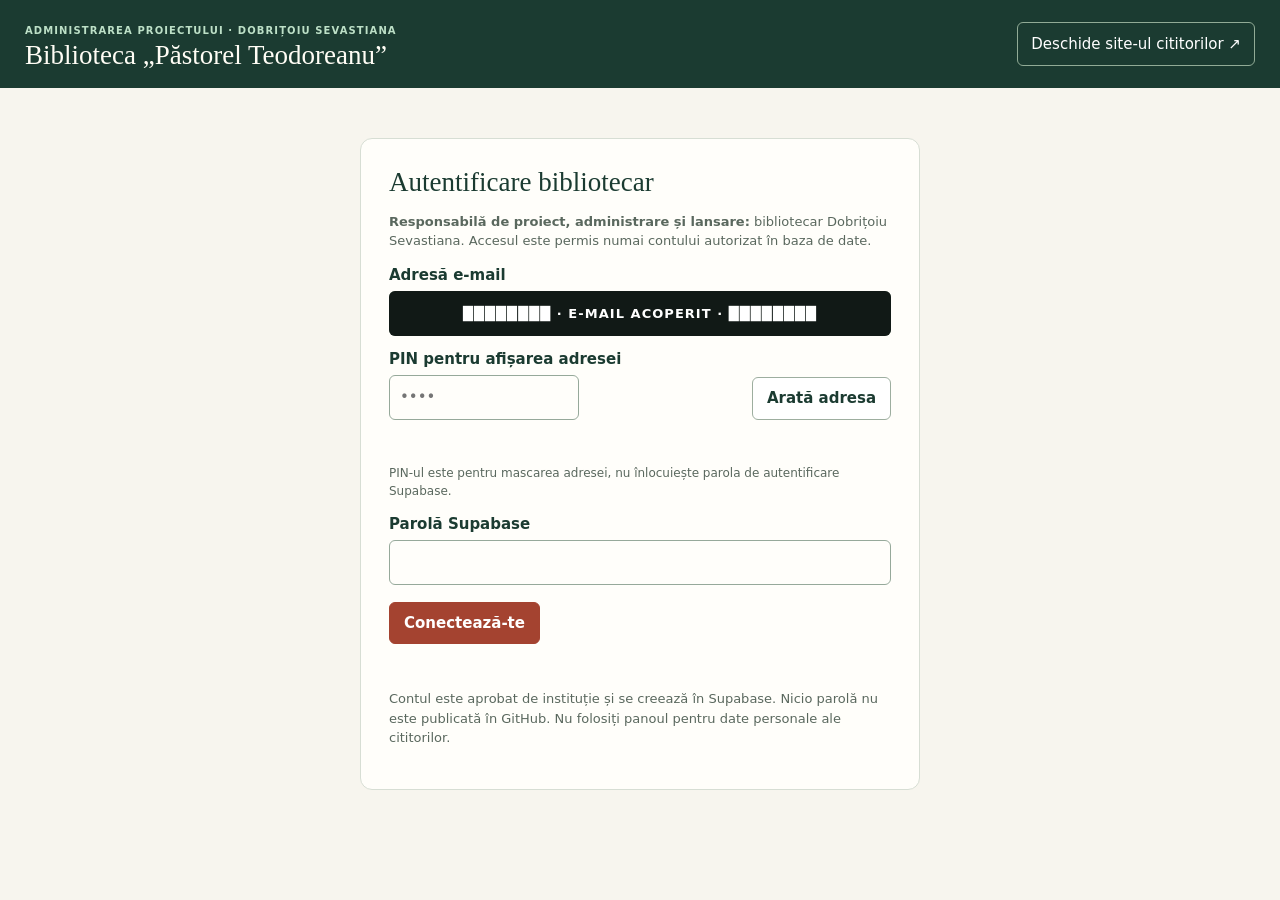
<file: admin.html>
<!doctype html>
<html lang="ro">
<head>
<meta charset="utf-8">
<script>
// Curăță parametrii de urmărire din adresă, fără a pierde secțiunea deschisă.
(function () {
  try {
    const url = new URL(window.location.href);
    let changed = false;
    for (const key of Array.from(url.searchParams.keys())) {
      if (/^utm_/i.test(key)) { url.searchParams.delete(key); changed = true; }
    }
    if (changed) window.history.replaceState(window.history.state, '', url.pathname + url.search + url.hash);
  } catch (_) { /* Site-ul rămâne utilizabil. */ }
})();
</script><meta name="viewport" content="width=device-width, initial-scale=1">
<meta name="robots" content="noindex,nofollow">
<title>Administrare · Biblioteca Păstorel Teodoreanu</title>
<style>
:root { --bg:#f7f5ee; --green:#1b3b31; --ink:#202e26; --muted:#5a685e; --line:#d7ded4; --accent:#a44330; --white:#fffefa; --soft:#e7ede2; }
*{box-sizing:border-box}
body{margin:0;background:var(--bg);color:var(--ink);font:15px/1.5 system-ui,"Segoe UI",sans-serif}
h1,h2,h3{font-family:Georgia,serif;font-weight:500;line-height:1.16;margin:0;color:var(--green)}h1{font-size:clamp(27px,3vw,39px)}h2{font-size:27px}h3{font-size:20px}
a{color:var(--green)}button,input,textarea,select{font:inherit}
button{cursor:pointer}button:disabled{opacity:.5;cursor:wait}
button:focus-visible,input:focus-visible,textarea:focus-visible,select:focus-visible,a:focus-visible{outline:3px solid #2b7364;outline-offset:2px}
.top{background:var(--green);color:#fffdf5}.top-in{max-width:1300px;margin:auto;padding:18px 25px;display:flex;align-items:center;justify-content:space-between;gap:16px;flex-wrap:wrap}.top strong{display:block;font:500 27px/1.1 Georgia,serif}.top small{color:#bde0c7;letter-spacing:.11em;font-size:10px;font-weight:800;text-transform:uppercase}.top a{color:#fff;border:1px solid #91ab96;border-radius:6px;padding:10px 13px;text-decoration:none}
.layout{max-width:1300px;margin:0 auto;padding:24px;display:grid;grid-template-columns:230px minmax(0,1fr);gap:24px}
.sidebar{background:var(--white);border:1px solid var(--line);border-radius:10px;padding:14px;align-self:start;position:sticky;top:12px}.sidebar .label{font-size:11px;color:var(--muted);text-transform:uppercase;font-weight:750;letter-spacing:.11em;margin:12px 10px 7px}.navbtn{display:flex;align-items:center;justify-content:space-between;width:100%;padding:11px 12px;border:0;background:transparent;border-radius:7px;color:var(--green);text-align:left;font-weight:650;margin:2px 0}.navbtn.active{background:var(--soft)}.navbtn:hover{background:#eef1e9}.count{color:var(--muted);font-size:12px}
main{min-width:0}.intro{margin-bottom:18px}.intro p{margin:6px 0 0;color:var(--muted)}.cards{display:grid;grid-template-columns:repeat(4,1fr);gap:12px;margin-bottom:18px}.stat{border:1px solid var(--line);background:var(--white);padding:14px;border-radius:9px}.stat b{display:block;font:500 31px Georgia,serif;color:var(--green)}.stat span{font-size:13px;color:var(--muted)}
.panel{border:1px solid var(--line);background:var(--white);border-radius:10px;padding:22px;margin-bottom:18px}.panel-heading{display:flex;align-items:center;justify-content:space-between;gap:12px;flex-wrap:wrap;margin-bottom:15px}.hint{color:var(--muted);font-size:13px}.small{font-size:13px;color:var(--muted)}
.btn{padding:9px 14px;border-radius:6px;border:1px solid #9dae9f;background:#fff;color:var(--green);font-weight:700;min-height:41px}.btn:hover{background:var(--soft)}.primary{background:var(--accent);border-color:var(--accent);color:#fff}.primary:hover{background:#843522}.danger{color:#932d27;border-color:#ecc4bd}.danger:hover{background:#fdf1ee}.actions{display:flex;flex-wrap:wrap;gap:8px;align-items:center}
input[type=text],input[type=url],input[type=date],input[type=number],input[type=password],input[type=search],textarea,select{width:100%;border:1px solid #96a99a;border-radius:6px;background:#fffefa;color:var(--ink);padding:10px;min-height:42px}textarea{min-height:108px;resize:vertical}label span{display:block;margin-bottom:5px;font-weight:700;color:var(--green)}label{display:block}.fieldgrid{display:grid;grid-template-columns:1fr 1fr;gap:13px}.wide{grid-column:1/-1}
.record{display:flex;align-items:center;justify-content:space-between;gap:12px;padding:13px 0;border-top:1px solid var(--line)}.record-title{font-weight:740}.record-details{color:var(--muted);font-size:13px;overflow-wrap:anywhere}.record-info{min-width:0}.record .btn{min-height:34px;padding:5px 10px;font-size:13px}.record-actions{flex-shrink:0}.muted{color:var(--muted)}.notice{padding:11px 13px;background:#eef1e9;border-radius:8px;border:1px solid #cfdfd2;margin:11px 0}.warn{background:#fff8ed;border-color:#f2dfb9}.status{font-size:13px;margin:12px 0;min-height:20px;color:#315c41;font-weight:650}
hr{border:0;border-top:1px solid var(--line);margin:22px 0}.box-stack{display:grid;gap:14px}.limit{max-width:720px}.spread{display:flex;justify-content:space-between;align-items:center;gap:10px;flex-wrap:wrap}
input[type=file]{max-width:100%;font-size:13px}.check{display:flex;align-items:flex-start;gap:9px}.check input{width:18px;height:18px;margin-top:3px;flex:none}.check span{font-weight:400}
dialog{border:1px solid var(--line);border-radius:11px;padding:0;width:min(720px,calc(100% - 26px));max-height:92vh;box-shadow:0 16px 75px #0005}dialog::backdrop{background:#101f17a9}.modal{padding:25px}.dialog-header{display:flex;justify-content:space-between;align-items:center;margin-bottom:17px;gap:12px}.dialog-header button{font-size:20px}.modal-actions{display:flex;justify-content:flex-end;gap:9px;margin-top:18px;flex-wrap:wrap}
#message{position:fixed;bottom:18px;right:18px;max-width:min(440px,calc(100% - 36px));background:var(--green);color:#fff;padding:14px 18px;border-radius:8px;box-shadow:0 10px 35px #0003;z-index:10;font-size:14px}
@media(max-width:930px){.layout{grid-template-columns:1fr}.sidebar{position:static;display:flex;gap:6px;flex-wrap:wrap}.sidebar .label{width:100%;margin:5px}.navbtn{width:auto}.cards{grid-template-columns:repeat(2,1fr)}}@media(max-width:620px){.layout{padding:14px}.panel{padding:16px}.fieldgrid{grid-template-columns:1fr}.wide{grid-column:auto}.record{align-items:flex-start;flex-direction:column}.top-in{padding:16px}.cards{gap:8px}}

.login-gate{max-width:560px;margin:50px auto;padding:28px;background:var(--white);border:1px solid var(--line);border-radius:12px}
.login-gate h2{margin-bottom:12px}.login-gate label{margin-top:13px}.login-gate .actions{margin-top:17px}
#logout-button{background:transparent;color:#fff;border-color:#93aa99}
.maintenance-panel{border-color:#b1cbb2;background:#f4f8f1}
.maintenance-switch{display:flex;align-items:center;gap:12px;font-weight:700;color:var(--green);margin:14px 0}
.maintenance-switch input{appearance:none;-webkit-appearance:none;width:55px;height:30px;background:#ad4939;border-radius:30px;position:relative;cursor:pointer;flex:none;border:1px solid #934032;transition:background .2s}
.maintenance-switch input::after{content:"";position:absolute;left:3px;top:3px;height:22px;width:22px;border-radius:50%;background:#fff;box-shadow:0 1px 3px #0005;transition:transform .2s}
.maintenance-switch input:checked{background:#26794d;border-color:#1d5c3d}
.maintenance-switch input:checked::after{transform:translateX(25px)}
.maintenance-switch input:disabled{opacity:.45;cursor:not-allowed}
.maintenance-status{font-weight:800;color:#315b42}
.maintenance-status.off{color:#983d2d}
.poster-tools{border-top:1px solid var(--line);margin-top:16px;padding-top:14px;display:grid;gap:10px}
.poster-preview{max-width:190px;max-height:220px;object-fit:contain;border:1px solid var(--line);border-radius:6px}
.poster-tools input[type=file]{width:100%}

/* Doar mascare vizuală: autorizarea se face exclusiv prin Supabase. */
.email-mask-wrap{position:relative;margin-top:5px}
.email-mask-wrap input{width:100%;min-height:43px;border:1px solid #96a99a;border-radius:6px;padding:10px;background:#fffefa}
.email-cover{position:absolute;inset:0;background:#111916;color:#fff;display:flex;align-items:center;justify-content:center;border-radius:6px;letter-spacing:.08em;font-size:13px;font-weight:700;pointer-events:none}
.pin-controls{display:flex;gap:9px;align-items:end;flex-wrap:wrap;margin-top:12px}
.pin-controls label{margin:0;flex:1;min-width:145px}
.pin-controls input{max-width:190px}
.pin-controls .btn{flex:none}
.privacy-note{font-size:12px;color:var(--muted);margin-top:8px}
[hidden]{display:none!important}

@media(max-width:650px){.modal-actions{flex-wrap:wrap}.modal-actions button{max-width:100%;white-space:normal}}
</style>
<script src="./config.js"></script>
<script src="./cloud.js"></script><script src="./neuroform/core.js"></script><script src="./neuroform/intelligence.js"></script><script src="./neuroform/catalog-adapter.js"></script>
<style>#gallery-tools[hidden],#gallery-file-wrap[hidden],#dynamic-fields label[hidden],#gallery-preview[hidden]{display:none!important}#gallery-tools{margin-top:14px;display:grid;gap:10px}</style></head>
<body>
<header class="top"><div class="top-in"><div><small>Administrarea proiectului · Dobrițoiu Sevastiana</small><strong>Biblioteca „Păstorel Teodoreanu”</strong></div><div class="actions"><button id="logout-button" class="btn" type="button" hidden>Deconectare</button><a href="./index.html" target="_blank" rel="noopener">Deschide site-ul cititorilor ↗</a></div></div></header>
<section class="login-gate" id="login-gate" aria-label="Conectare bibliotecar">
 <h2>Autentificare bibliotecar</h2>
 <p class="status" id="security-setup" role="status" hidden>Administrarea este blocată până la configurarea securizată a contului în Supabase. Site-ul cititorilor rămâne disponibil.</p>
 <p class="hint"><strong>Responsabilă de proiect, administrare și lansare:</strong> bibliotecar Dobrițoiu Sevastiana. Accesul este permis numai contului autorizat în baza de date.</p>
 <form id="login-form" hidden>
  <label><span>Adresă e-mail</span></label>
  <div class="email-mask-wrap">
   <input id="login-email" type="email" autocomplete="username" aria-label="Adresa de e-mail a bibliotecii" readonly required>
   <span class="email-cover" id="email-cover" aria-hidden="true">████████ · E-MAIL ACOPERIT · ████████</span>
  </div>
  <div class="pin-controls">
   <label><span>PIN pentru afișarea adresei</span><input id="email-pin" type="password" inputmode="numeric" maxlength="4" autocomplete="off" placeholder="••••" aria-label="PIN ascuns"></label>
   <button type="button" id="email-reveal" class="btn">Arată adresa</button>
  </div>
  <p class="status" id="pin-status" role="status" aria-live="polite"></p>
  <p class="privacy-note">PIN-ul este pentru mascarea adresei, nu înlocuiește parola de autentificare Supabase.</p>
  <label><span>Parolă Supabase</span><input id="login-password" type="password" autocomplete="current-password" required></label>
  <div class="actions"><button type="submit" id="login-button" class="btn primary">Conectează-te</button></div>
 </form>
 <p class="status" id="login-status" role="status"></p>
 <p class="hint">Contul este aprobat de instituție și se creează în Supabase. Nicio parolă nu este publicată în GitHub. Nu folosiți panoul pentru date personale ale cititorilor.</p>
</section>
<div class="layout" id="admin-layout" hidden><aside class="sidebar" id="sidebar" aria-label="Administrare"><p class="label">Conținut</p>
<button type="button" class="navbtn active" data-tab="books">Fondul de carte <span class="count" id="n-books"></span></button>
<button type="button" class="navbtn" data-tab="news">Noutăți <span class="count" id="n-news"></span></button>
<button type="button" class="navbtn" data-tab="events">Evenimente <span class="count" id="n-events"></span></button>
<button type="button" class="navbtn" data-tab="resources">Biblioteca electronică <span class="count" id="n-resources"></span></button>
<button type="button" class="navbtn" data-tab="gallery">Galerie foto <span class="count" id="n-gallery"></span></button>
<button type="button" class="navbtn" id="share-institutions">✉ Trimite către instituții</button><button type="button" class="navbtn" data-tab="media">🎬 Filmări și videoclipuri</button>
<button type="button" class="navbtn" data-tab="live">🔴 Transmisiuni LIVE</button>
<button type="button" class="navbtn" data-tab="rubrics">Alte rubrici <span class="count" id="n-rubrics"></span></button>
<p class="label">Bibliotecă</p><button type="button" class="navbtn" data-tab="settings">Program și prezentare</button>
<button type="button" class="navbtn" data-tab="gdpr">Protecția datelor – GDPR</button><p class="label">NeuroForm</p><button type="button" class="navbtn" data-tab="neuroform">Asistent și dezvoltare</button><p class="label">Publicare</p><button type="button" class="navbtn" data-tab="publish">Salvare și publicare</button>
</aside>
<main><div class="intro"><h1>Administrarea bibliotecii</h1><p class="small"><strong>Inițiatoare și responsabilă de administrare și lansare:</strong> bibliotecar Dobrițoiu Sevastiana.</p><p>Adaugă cărți, redactează anunțuri și pregătește informațiile pentru publicare. Modificările se păstrează într-un draft până când alegi „Publică online”.</p></div>
<section class="panel maintenance-panel" id="maintenance-panel">
 <div class="panel-heading"><div><h2>Site cititori: ON / OFF</h2><p class="hint">Închide temporar afișarea publică pentru lucrări de mentenanță, fără să blochezi administrarea.</p></div><span class="maintenance-status" id="maintenance-status">Stare necunoscută</span></div>
 <label class="maintenance-switch" for="maintenance-toggle"><input id="maintenance-toggle" type="checkbox" role="switch" disabled><span id="maintenance-toggle-label">ON – Site vizibil pentru cititori</span></label>
 <label><span>Mesaj pentru vizitatori în timpul mentenanței</span><textarea id="maintenance-message-edit" rows="2" maxlength="500" placeholder="Site-ul este temporar indisponibil pentru actualizări.">Site-ul este temporar indisponibil pentru actualizări. Vă mulțumim pentru înțelegere.</textarea></label>
 <div class="actions"><button type="button" class="btn" id="save-maintenance-message" disabled>Salvează mesajul de mentenanță</button></div><p class="hint" id="maintenance-help">Comutatorul devine activ după conectarea bazei de date și autentificare. Apăsarea lui publică imediat noua stare.</p>
<div id="github-manual-control" class="notice" hidden>
<strong>Administrare pe GitHub Pages (fără Supabase).</strong> Butonul ON/OFF este disponibil.
La schimbarea lui se descarcă <code>site-status.json</code>. Pentru ca modificarea să apară și la cititori,
încarcă acel fișier în depozitul GitHub și apasă <strong>Commit changes</strong>.
<a href="https://github.com/biblioteca-brusturoasa/biblioteca-brusturoasa.github.io/upload/main" target="_blank" rel="noopener noreferrer">Deschide încărcarea pe GitHub</a>.
Doar persoanele cu drepturi în depozit pot publica schimbările. Nu există o comutare online instantanee în acest mod.
</div>
</section>
<section class="cards" aria-label="Situație"><div class="stat"><b id="stat-books">0</b><span>Titluri în catalog</span></div><div class="stat"><b id="stat-news">0</b><span>Noutăți</span></div><div class="stat"><b id="stat-events">0</b><span>Evenimente</span></div><div class="stat"><b id="stat-resources">0</b><span>Resurse electronice</span></div></section>
<section class="panel" id="neuroform-panel" hidden><h2>NeuroForm · Asistent și dezvoltare</h2><p class="hint">Cercetare locală în conținutul bibliotecii și fișele legislative documentate. Nu introduceți date personale. Rezultatele nu sunt consultanță juridică. Publicarea folosește fluxul existent.</p><form id="nf-admin-form"><label>Întrebare sau cuvinte-cheie<input id="nf-admin-query" maxlength="300" required></label><button class="btn primary">Caută</button><button class="btn" type="button" id="nf-admin-voice">Dictează</button><button class="btn" type="button" id="nf-admin-speak">Citește</button></form><p id="nf-admin-voice-status" role="status"></p><div id="nf-admin-results" aria-live="polite"></div><div class="actions"><button class="btn" type="button" id="nf-genesis">Creează rubrică</button><button class="btn" type="button" id="nf-chronos">Creează eveniment</button><button class="btn" type="button" id="nf-horizon">Surse parteneriate</button><a href="./neuroform/" target="_blank" rel="noopener noreferrer">Portal public NeuroForm</a></div><p>Dosarele private, Atlas și Phoenix se păstrează în aplicația locală separată; nu se publică pe GitHub.</p></section><section class="panel" id="records-panel"><div class="panel-heading"><div><h2 id="section-heading">Fondul de carte</h2><p class="hint" id="section-description">Introduceți titlurile din biblioteca reală.</p></div><button type="button" class="btn primary" id="add-record">+ Adaugă</button></div>
<div class="actions"><input type="search" id="search-records" placeholder="Caută în această secțiune" aria-label="Caută înregistrări" style="max-width:420px"><span class="small" id="record-count"></span></div><div id="records"></div></section>
<section class="panel" id="media-panel" hidden>
 <div class="panel-heading"><h2>🎬 Filmări și videoclipuri</h2><p class="hint">Din acest panou poți adăuga linkuri YouTube/Facebook sau filmări MP4/WebM de pe calculator.</p></div>
 <form id="video-form" class="box-stack limit">
   <label><span>Titlul filmării</span><input type="text" id="video-title" maxlength="160" required placeholder="Exemplu: Activitate culturală la bibliotecă"></label>
   <label><span>Descriere (opțional)</span><textarea id="video-description" maxlength="1000" placeholder="Despre ce este filmarea și cine a realizat-o"></textarea></label>
   <label><span>De unde adaugi videoclipul?</span>
     <select id="video-kind"><option value="file">Filmarea mea din calculator (MP4/WebM)</option><option value="youtube">Link YouTube</option><option value="facebook">Link Facebook</option><option value="external">Alt videoclip public (HTTPS)</option></select>
   </label>
   <label id="video-link-wrap" hidden><span>Link către videoclip</span><input type="url" id="video-url" placeholder="https://www.youtube.com/watch?v=..."></label>
   <label id="video-file-wrap"><span>Alege filmarea de pe calculator (maxim 25 MB)</span>
     <input id="video-file" type="file" accept="video/mp4,video/webm,.mp4,.webm" />
   </label>
   <div class="actions"><span class="small">Completează automat o probă:</span><button type="button" class="btn" id="video-demo-youtube">Probă YouTube</button><button type="button" class="btn" id="video-demo-facebook">Probă Facebook</button></div>
   <p class="hint">Publică numai filmări pentru care ai dreptul de utilizare și acordul necesar al persoanelor filmate. Nu descărca și reîncărca filmele altor persoane: utilizează linkul original.</p>
   <div class="actions"><button class="btn primary" id="video-add" type="submit">+ Adaugă filmarea</button><span id="video-feedback" class="small" role="status"></span></div>
 </form>
 <hr><h3>Filmări salvate (draft și publicate)</h3><div id="video-list"></div>
 <div class="actions"><button class="btn primary" type="button" id="video-publish" disabled>Publică filmările în site</button><span id="video-publish-result" class="small" role="status" aria-live="polite"></span></div><p class="notice">Adaugă filmarea, apoi apasă butonul de publicare de mai sus. Se publică toate modificările salvate în draft, inclusiv cele din alte rubrici; fotografiile și LIVE rămân în site.</p>
</section>
<section class="panel" id="live-panel" hidden>
 <div class="panel-heading"><h2>🔴 Transmisiuni LIVE</h2></div>
 <p class="hint">O transmisiune LIVE este diferită de o filmare înregistrată. Introdu adresa unei transmisiuni deja pornite pe platforma autorizată. Acest formular nu pornește camera și nu transmite direct din calculator.</p>
 <form id="live-form" class="box-stack limit">
  <label><span>Titlul transmisiunii</span><input id="live-title" type="text" maxlength="160" placeholder="Exemplu: Lectură publică – transmisiune"></label>
  <label><span>Link public către transmisiune (YouTube, Facebook sau alt serviciu HTTPS)</span><input type="url" id="live-url" placeholder="https://www.youtube.com/watch?v=..."></label>
  <label><span>Descriere</span><textarea id="live-description" maxlength="900"></textarea></label>
  <label class="check"><input type="checkbox" id="live-enabled"><span>Afișează această transmisiune pe site-ul cititorilor</span></label>
  <div class="actions"><button type="submit" class="btn primary">Salvează LIVE în draft</button><span id="live-feedback" class="small" role="status"></span></div>
  <p class="notice">După salvare, mergi la „Salvare și publicare” și apasă „Publică online acum”. Pentru a opri afișarea, debifează caseta și publică din nou.</p>
 </form>
</section>
<section class="panel" id="settings-panel" hidden><div class="panel-heading"><h2>Program și prezentare</h2><button type="button" class="btn primary" id="save-settings">Salvează</button></div>
<div class="box-stack limit"><div><h3>Programul bibliotecii</h3><p class="hint">Bifează „Confirmat” numai după verificarea orarului.</p><label class="check"><input id="program-confirmed" type="checkbox"><span>Orarul este confirmat și poate fi afișat public.</span></label></div><div class="fieldgrid" id="program-fields"></div><label><span>Observații despre program</span><textarea id="program-notes" placeholder="De exemplu: program special în vacanță"></textarea></label><hr><div><h3>Despre bibliotecă</h3><p class="hint">Textele sunt afișate în secțiunea „Despre bibliotecă”.</p><label class="check"><input type="checkbox" id="info-confirmed"><span>Informațiile sunt verificate și pot fi publicate.</span></label></div><div id="info-fields" class="box-stack"></div><hr><div><h3>Recomandarea săptămânii</h3><p class="hint">O carte prezentată special pe pagina catalogului.</p></div><label><span>Titlu</span><input type="text" id="recommendation-title"></label><label><span>Autor</span><input type="text" id="recommendation-author"></label><label><span>Scurtă prezentare</span><textarea id="recommendation-summary"></textarea></label></div></section>
<section class="panel" id="gdpr-panel" hidden><div class="panel-heading"><h2>Administrare GDPR</h2></div><div class="box-stack"><p class="notice">Procedură orientativă, de validat de UAT Comuna Brusturoasa. Nu se colectează date prin această rubrică.</p><h3>Transmitere către reprezentantul UAT</h3><div class="box-stack"><label><input type="checkbox" id="gdpr-enabled"> ON / OFF – activează legătura oficială GDPR</label><label for="gdpr-url">Link HTTPS comunicat oficial de UAT</label><input type="url" id="gdpr-url" placeholder="https://..."><p class="small">Activează numai după confirmarea scrisă a UAT. OFF păstrează informarea publică, dar dezactivează trimiterea. Nu se colectează cereri sau date personale aici.</p><div class="actions"><button type="button" class="btn primary" id="gdpr-save">Salvează și publică setările GDPR</button><a id="gdpr-admin-link" hidden rel="noopener noreferrer" target="_blank">Deschide canalul oficial UAT</a></div><p id="gdpr-status" role="status"></p></div><h3>Reguli interne</h3><ul><li>Transmiteți numai informațiile necesare, prin canalul autorizat de UAT.</li><li>Verificați temeiul juridic și informarea înainte de publicarea fotografiilor, filmărilor și transmisiunilor LIVE, mai ales când apar minori.</li><li>Nu publicați cereri GDPR, registre de acorduri sau date ale cititorilor în site ori în repository.</li><li>Sesizați prompt UAT în cazul unui incident de securitate și urmați procedura aprobată.</li></ul><p>Contactul direct al DPO și procedura de evidență a solicitărilor se completează după confirmarea UAT.</p><p><a href="./index.html#confidentialitate">Vezi informarea pentru cititori</a></p></div></section>
<section class="panel" id="publish-panel" hidden><div class="panel-heading"><h2>Salvare, copie de siguranță și publicare</h2></div>
<div class="box-stack"><div class="notice" id="recovery-notice">Anunțurile nepublicate se restaurează automat din copia păstrată în acest browser. Folosiți „Publică online acum” când sunteți pregătit.</div><div class="actions"><button class="btn" id="restore-backup" type="button">Recuperează o versiune anterioară</button><span id="recovery-result" class="small" role="status"></span></div><div class="notice">Modificările se păstrează într-un <b>draft local</b>. În modul GitHub Pages, descarcă biblioteca-data.json și încarcă-l în depozit, cu Commit changes. Dacă Supabase este configurat, publicarea se face direct după autentificare.</div>
<div><h3>1. Copie de siguranță</h3><p class="hint">Descarcă toate cărțile, anunțurile și setările într-un fișier JSON.</p><div class="actions"><button class="btn primary" type="button" id="export-json">Descarcă datele JSON</button><label class="btn" for="import-json" style="cursor:pointer">Încarcă date dintr-o copie JSON</label><input type="file" id="import-json" accept=".json,application/json" hidden></div></div>
<hr><div><h3>2. Importul fondului de carte din Excel</h3><p class="hint">În Excel, salvează tabelul ca <b>CSV UTF-8</b>. Coloane acceptate: Titlu, Autor, Domeniu/Gen, Editura, An, ISBN, Exemplare, Cota. Înregistrările noi se adaugă fără a dubla automat cărțile deja existente.</p><div class="actions"><label class="btn" for="import-csv" style="cursor:pointer">Importă catalog CSV</label><input id="import-csv" type="file" accept=".csv,text/csv" hidden></div></div>
<hr><div><h3>3. Publicare sincronizată</h3>
 <div class="notice" id="online-status">Conectarea online nu a fost configurată.</div>
 <div class="actions" style="margin:10px 0"><button class="btn" type="button" id="reload-public">Reîncarcă datele publicate</button></div>
 <p class="hint">Publicarea actualizează baza de date comună. Cititorii primesc automat noutățile (la următoarea verificare, aproximativ 20 de secunde), iar afișele încărcate sunt afișate pe site.</p>
 <label class="check"><input type="checkbox" id="mark-live"><span>Am verificat conținutul și confirm că datele demonstrative au fost înlocuite; site-ul poate fi afișat fără eticheta de previzualizare.</span></label>
 <div class="actions" style="margin-top:14px"><button class="btn primary" type="button" id="publish-online" disabled>Publică online acum</button><span id="publish-result" class="small" role="status"></span></div>
 </div></div>
</section>
<section class="panel" id="book-extra"><h3>Recomandare pentru catalog</h3><p class="small">Poți importa multe titluri simultan dintr-un CSV, folosind secțiunea „Salvare și publicare”. Pentru exemplare, notează câte cărți există, dar disponibilitatea împrumutului trebuie verificată în continuare la bibliotecă.</p><button class="btn" type="button" id="go-import">Mergi la import CSV</button></section>
<div class="status" id="draft-status" role="status"></div>
</main></div>
<dialog id="edit-dialog" aria-labelledby="dialog-title"><form id="edit-form" class="modal"><div class="dialog-header"><h2 id="dialog-title">Adaugă</h2><button class="btn" type="button" id="close-dialog" aria-label="Închide">×</button></div><div id="dynamic-fields" class="fieldgrid"></div><div id="gallery-tools" hidden><label><span>Sursa fotografiei</span><select id="gallery-source"><option value="file">Din calculator (JPG, PNG, WebP)</option><option value="url">Imagine de pe internet (HTTPS)</option></select></label><label id="gallery-file-wrap"><span>Alege fotografia din calculator (maxim 6 MB)</span><input id="gallery-file" type="file" multiple accept="image/jpeg,image/png,image/webp"></label><img id="gallery-preview" class="poster-preview" alt="Previzualizare fotografie" hidden><p id="gallery-feedback" role="status"></p><p class="hint">Publică doar materiale autorizate. Fișierele încărcate în spațiul public pot fi accesibile înainte de publicarea în galerie.</p></div><div class="poster-tools" id="poster-tools" hidden>
 <label><span>Încarcă un afiș al evenimentului (JPG, PNG sau WebP, până la 6 MB)</span><input id="poster-input" type="file" accept="image/jpeg,image/png,image/webp"></label>
 <img id="poster-preview" class="poster-preview" alt="Previzualizarea afișului" hidden>
 <label><span>Descrierea afișului pentru accesibilitate</span><input id="poster-alt" type="text" maxlength="180" placeholder="De exemplu: afișul atelierului de lectură"></label>
 <label class="check"><input type="checkbox" id="poster-remove"><span>Elimină afișul de la acest eveniment</span></label>
 <p class="hint">Afișele sunt comprimate automat. Publică numai imagini pentru care biblioteca are drepturi și permisiunea persoanelor fotografiate, dacă este cazul.</p>
 </div><div class="modal-actions"><button type="button" class="btn" id="cancel-dialog">Anulează</button><button type="submit" class="btn">Salvează fără publicare</button><button type="submit" class="btn primary" id="save-and-publish" data-publish="yes">Salvează și publică online</button></div></form></dialog>
<div id="message" hidden role="status"></div>
<dialog id="institution-dialog"><form class="modal" id="institution-form"><h2>Trimite materiale către alte instituții</h2><p>Distribuie linkuri către materiale deja publicate. Verifică permisiunea de distribuire a imaginilor.</p><label>Adresa de e-mail a instituției<input id="institution-email" type="email" required></label><label>Subiect<input id="institution-subject" required value="Activități – Biblioteca Brusturoasa"></label><label>Materiale publicate<textarea id="institution-body" rows="8" required></textarea></label><div class="actions"><button class="btn primary" type="submit">Deschide e-mailul pentru trimitere</button><button class="btn" type="button" id="institution-close">Închide</button></div><p class="hint">Se deschide aplicația de e-mail. Verifică mesajul și trimite-l manual; nu se atașează fișiere.</p></form></dialog>
<script type="application/json" id="initial-data">{"_status": "preview", "books": [], "news": [], "events": [], "resources": [], "recommendation": {}, "program": {}, "public_info": {}, "video": {}, "live": {}, "logo": "", "rubrics": [], "gallery": []}</script>
<script>
'use strict';
const $ = id => document.getElementById(id);
const DRAFT_KEY = 'biblioteca-brusturoasa-draft-v4';
const BACKUPS_KEY = DRAFT_KEY + '-backups';
const cloud = window.LibraryCloud;
let publishedRevision = null, unpublishedChanges = false, maintenanceEnabled = false;
const schemas = {
 books:{title:'Fondul de carte',desc:'Titluri, autori, clasificări și exemplare din colecția bibliotecii.',fields:[['title','Titlu','text',1],['author','Autor','text',1],['genre','Domeniu / Gen literar','text'],['publisher','Editura','text'],['year','Anul apariției','text'],['isbn','ISBN','text'],['copies','Număr de exemplare','number'],['shelf','Cotă / raft','text']]},
 news:{title:'Noutăți',desc:'Anunțuri și informații pentru cititori.',fields:[['title','Titlul anunțului','text',1],['date','Data publicării','date'],['body','Textul anunțului','textarea',1],['source','Link pentru detalii (https://)','url']]},
 events:{title:'Evenimente',desc:'Ateliere, întâlniri, expoziții și alte activități.',fields:[['title','Titlul evenimentului','text',1],['date','Data începerii','date',1],['end_date','Data încheierii','date'],['time','Ora','text'],['place','Locul','text'],['institution','Organizator','text'],['category','Categorie','text'],['body','Descriere','textarea'],['source','Link către anunț (https://)','url'],['featured','Apare în agenda culturală','checkbox']]},
 resources:{title:'Biblioteca electronică',desc:'Resurse digitale și legături autorizate.',fields:[['title','Titlu','text',1],['author','Autor','text'],['date','Data','date'],['body','Descriere','textarea'],['source','Sursa originală (https://)','url'],['romanian_source','Versiune în limba română (https://)','url']]},
 gallery:{title:'Galerie foto',desc:'Alege una sau mai multe fotografii din calculator pentru același eveniment sau introdu adresa HTTPS a unei imagini publice.',fields:[['title','Titlul fotografiei','text',1],['description','Descriere / text alternativ','textarea'],['url','URL public imagine (https://)','url']]},
 rubrics:{title:'Alte rubrici',desc:'Întrebări frecvente și informații utile.',fields:[['title','Titlu','text',1],['body','Conținut','textarea',1],['source','Link opțional (https://)','url'],['link_label','Textul legăturii','text']]}
};
const days={luni:'Luni',marti:'Marți',miercuri:'Miercuri',joi:'Joi',vineri:'Vineri',sambata:'Sâmbătă',duminica:'Duminică'};
const info={intro:'Prezentare',services:'Servicii și acces',collections:'Colecții',activities:'Activități',notes:'Precizări'};
const initial=JSON.parse($('initial-data').textContent);
// Nu încărcăm drafturi din browser înainte de autentificare.
let data=structuredClone(initial);
let draftFromLocal=false;
let isEditorAuthenticated=false;
let active='books', editing=-1, noticeTimer;
function h(tag,cls,txt){const e=document.createElement(tag);if(cls)e.className=cls;if(txt!==undefined)e.textContent=String(txt);return e;}
function notify(message){const m=$('message');m.textContent=message;m.hidden=false;clearTimeout(noticeTimer);noticeTimer=setTimeout(()=>m.hidden=true,4500);}
function snapshotBackup(){
 try {
   const previous=localStorage.getItem(DRAFT_KEY);
   if(!previous)return;
   const saved=JSON.parse(localStorage.getItem(BACKUPS_KEY)||'[]');
   if(saved[0]?.content!==previous){saved.unshift({at:new Date().toISOString(),content:previous});localStorage.setItem(BACKUPS_KEY,JSON.stringify(saved.slice(0,5)));}
 }catch(err){console.warn('Copie de recuperare indisponibilă',err);}
}
function persistDraft(){
 try{localStorage.setItem(DRAFT_KEY,JSON.stringify(data));return true;}
 catch(err){$('draft-status').textContent='⚠ Salvarea locală a eșuat. Descărcați o copie JSON.';notify('Nu s-a putut salva draftul!');return false;}
}
function markSaved(){unpublishedChanges=true;snapshotBackup();const ok=persistDraft();if(ok)$('draft-status').textContent='✓ Modificările sunt salvate automat în acest browser. Nu sunt încă publicate.';renderCounters();return ok;}
function restoreDraftIfPresent(){
 try {
   const local=localStorage.getItem(DRAFT_KEY);
   if(!local)return false;
   const restored=normalizeContent(JSON.parse(local));
   data=restored;unpublishedChanges=true;
   $('mark-live').checked=data._status==='live';
   renderCounters();render();
   $('draft-status').textContent='✓ Anunțurile nepublicate au fost recuperate automat din acest browser.';
   $('recovery-result').textContent='Draft recuperat; nu s-a publicat nimic.';
   return true;
 }catch(err){$('draft-status').textContent='Există un draft local care nu poate fi citit. Nu îl ștergeți.';return false;}
}
$('restore-backup').onclick=()=>{
 try{
   const saved=JSON.parse(localStorage.getItem(BACKUPS_KEY)||'[]');
   if(!saved.length){$('recovery-result').textContent='Nu există versiuni anterioare în acest browser.';return;}
   const latest=saved[0];
   if(!confirm('Recuperați copia din '+new Date(latest.at).toLocaleString('ro-RO')+'? Versiunea curentă va fi păstrată ca rezervă.'))return;
   snapshotBackup();
   data=normalizeContent(JSON.parse(latest.content));
   if(!markSaved())return;
   render();$('recovery-result').textContent='Versiunea anterioară a fost recuperată. Apăsați Publică online pentru a o publica.';
 }catch(err){$('recovery-result').textContent='Copia nu poate fi recuperată: '+err.message;}
};
function renderCounters(){for(const key of Object.keys(schemas)){const el=$('n-'+key);if(el)el.textContent=Array.isArray(data[key])?data[key].length:0;}for(const key of ['books','news','events','resources'])$('stat-'+key).textContent=(data[key]||[]).length.toLocaleString('ro');}
function gdprSafeUrl(value){try{const u=new URL(String(value||'').trim());return u.protocol==='https:'&&!u.username&&!u.password?u.href:'';}catch{return '';}}
function populateGdpr(){const config=data.gdpr||{};const url=gdprSafeUrl(config.url);$('gdpr-enabled').checked=config.enabled===true&&!!url;$('gdpr-url').value=url;const link=$('gdpr-admin-link');link.hidden=!$('gdpr-enabled').checked; if(!link.hidden)link.href=url;else link.removeAttribute('href');}
$('gdpr-save').onclick=async()=>{if(!isEditorAuthenticated||!cloud.enabled||!cloud.hasSession)return notify('Autentificare necesară.');if($('publish-online').disabled)return notify('Publicarea nu este disponibilă momentan.');const enabled=$('gdpr-enabled').checked;const raw=$('gdpr-url').value.trim();const url=gdprSafeUrl(raw);const status=$('gdpr-status');if((raw&&!url)||(enabled&&!url)){status.textContent='Introduceți un link HTTPS valid, confirmat de UAT.';return;}if(!confirm('Publici setările GDPR și toate celelalte modificări din draft?'))return;data.gdpr={enabled,url};if(!markSaved()){status.textContent='Salvarea draftului a eșuat.';return;}const btn=$('gdpr-save');btn.disabled=true;status.textContent='Se publică…';$('publish-result').textContent='';try{await $('publish-online').onclick();status.textContent=$('publish-result').textContent||'Publicarea nu a fost confirmată.';}finally{btn.disabled=false;}};
function render(){for(const b of document.querySelectorAll('.navbtn[data-tab]')){b.classList.toggle('active',b.dataset.tab===active);b.setAttribute('aria-current',b.dataset.tab===active?'page':'false');}
 $('gdpr-panel').hidden=active!=='gdpr';$('neuroform-panel').hidden=active!=='neuroform'; const records=!!schemas[active];$('records-panel').hidden=!records;$('book-extra').hidden=active!=='books';$('settings-panel').hidden=active!=='settings';$('publish-panel').hidden=active!=='publish';$('media-panel').hidden=active!=='media';$('live-panel').hidden=active!=='live';
 if(records){$('section-heading').textContent=schemas[active].title;$('section-description').textContent=schemas[active].desc;$('search-records').value='';renderRecords();}
 if(active==='gdpr')populateGdpr();if(active==='settings')populateSettings();if(active==='media')renderVideoList();if(active==='live')populateLiveForm();}
function renderRecords(){const root=$('records');root.replaceChildren();const all=Array.isArray(data[active])?data[active]:[];const query=($('search-records').value||'').toLocaleLowerCase('ro');const shown=all.map((v,i)=>({v,i})).filter(({v})=>Object.values(v).some(val=>String(val).toLocaleLowerCase('ro').includes(query))).slice(0,150);
 $('record-count').textContent=`${all.filter(v=>Object.values(v).some(val=>String(val).toLocaleLowerCase('ro').includes(query))).length} rezultate`+(shown.length>=150?' · primele 150 afișate':'');
 if(!shown.length){root.append(h('p','muted','Nu există înregistrări în această secțiune.'));return;}
 const frag=document.createDocumentFragment();for(const {v,i} of shown){const r=h('div','record'),description=h('div','record-info');description.append(h('div','record-title',v.title||'Fără titlu'));const details=[v.author||v.date||'',v.genre||v.place||'',v.isbn?'ISBN '+v.isbn:'',v.poster?'🖼 Afiș atașat':''].filter(Boolean).join(' · ');if(details)description.append(h('div','record-details',details));const buttons=h('div','actions record-actions');const edit=h('button','btn','Modifică');edit.type='button';edit.addEventListener('click',()=>openRecord(i));const del=h('button','btn danger','Șterge');del.type='button';del.addEventListener('click',()=>deleteRecord(i));buttons.append(edit,del);r.append(description,buttons);frag.append(r);}root.append(frag);}
function formField([name,label,type,required],value){const wrap=h('label',type==='textarea'?'wide':'');if(type==='checkbox'){wrap.className='check wide';const input=h('input');input.type='checkbox';input.name=name;input.checked=value===true;const text=h('span','',label);wrap.append(input,text);return wrap;}wrap.append(h('span','',label));const input=h(type==='textarea'?'textarea':'input');if(type!=='textarea')input.type=type;input.name=name;input.value=value??'';input.required=!!required;if(type==='url')input.placeholder='https://';if(type==='number')input.min='0';wrap.append(input);return wrap;}
function openRecord(index){editing=index;const obj=index>=0?data[active][index]:{};$('dialog-title').textContent=(index>=0?'Modifică':'Adaugă')+' · '+schemas[active].title;const root=$('dynamic-fields');root.replaceChildren(...schemas[active].fields.map(f=>formField(f,obj[f[0]])));
 $('gallery-tools').hidden=active!=='gallery'; $('gallery-file').value=''; $('gallery-preview').hidden=true; $('gallery-preview').removeAttribute('src'); $('gallery-feedback').textContent=''; if(active==='gallery'){ $('gallery-file').multiple=index<0; $('gallery-source').value=obj.url?'url':'file'; updateGalleryFields(); }
 $('poster-tools').hidden=active!=='events';$('poster-input').value='';$('poster-remove').checked=false;$('poster-alt').value=obj.poster_alt||'';
 const image=$('poster-preview');image.hidden=!obj.poster;image.src=obj.poster||'';
 $('edit-dialog').showModal();}
function updateGalleryFields(){const file=$('gallery-source').value==='file';const input=$('edit-form').elements.namedItem('url');if(input){input.closest('label').hidden=file;input.disabled=file;} $('gallery-file-wrap').hidden=!file; $('gallery-file').disabled=!file;}
$('share-institutions').onclick=()=>{const base=new URL('index.html',location.href);base.hash='video'; $('institution-body').value='Bună ziua,\n\nVă transmitem galeria foto, filmările și transmisiunile publicate ale bibliotecii:\n'+base.href+'\n\nCu stimă,\nBiblioteca Brusturoasa';$('institution-dialog').showModal();};
$('institution-close').onclick=()=>$('institution-dialog').close();
$('institution-form').onsubmit=e=>{e.preventDefault();location.href='mailto:'+encodeURIComponent($('institution-email').value.trim()).replace(/%40/g,'@')+'?subject='+encodeURIComponent($('institution-subject').value)+'&body='+encodeURIComponent($('institution-body').value);};
$('gallery-source').onchange=updateGalleryFields;
$('gallery-file').onchange=async()=>{const file=$('gallery-file').files[0];$('gallery-preview').hidden=true; if(!file)return; try{const result=await convertPoster(file); if($('gallery-file').files[0]!==file)return; $('gallery-preview').src=result;$('gallery-preview').hidden=false;$('gallery-feedback').textContent=$('gallery-file').files.length+' fotografii selectate. Prima este afișată în previzualizare.';}catch(e){$('gallery-feedback').textContent=e.message;}};
function deleteRecord(index){const item=data[active][index];if(!confirm('Ștergi „'+(item?.title||'această înregistrare')+'” din draft?'))return;data[active].splice(index,1);markSaved();renderRecords();}
function checkUrl(str){if(!str)return true;try{const url=new URL(str);return url.protocol==='https:'&&!url.username&&!url.password;}catch{return false;}}
$('edit-form').addEventListener('submit',async e=>{e.preventDefault();const form=e.currentTarget;const obj=editing>=0?{...data[active][editing]}:{};const extraPhotos=[];for(const [name,label,type] of schemas[active].fields){const input=form.elements.namedItem(name);obj[name]=type==='checkbox'?input.checked:String(input.value||'').trim();if(type==='url'&&!input.disabled&&!checkUrl(obj[name])){notify('Link invalid: '+label+'. Sunt acceptate doar adrese https://');input.focus();return;}}
 if(active==='events'){
   if($('poster-remove').checked){delete obj.poster;delete obj.poster_alt;}
   else if($('poster-input').files[0]){
     const submit = form.querySelector('[type=submit]');submit.disabled=true;
     try {obj.poster=await convertPoster($('poster-input').files[0]);}
     catch(err){notify('Afișul nu a putut fi pregătit: '+err.message);submit.disabled=false;return;}
     finally{submit.disabled=false;}
   }
   if(!$('poster-remove').checked)obj.poster_alt=$('poster-alt').value.trim();
 }
 if(active==='gallery'&&$('gallery-source').value==='file'){
   const file=$('gallery-file').files[0];
   if(file){if(!isEditorAuthenticated||!cloud.hasSession)return notify('Autentificare autorizată obligatorie.'); const buttons=[...form.querySelectorAll('button')];buttons.forEach(b=>b.disabled=true);$('gallery-feedback').textContent='Se încarcă fotografia…';
   try{const files=[...$('gallery-file').files]; const urls=[]; for(let i=0;i<files.length;i++){ $('gallery-feedback').textContent='Se încarcă '+(i+1)+' / '+files.length; urls.push(await cloud.uploadPoster(await convertPoster(files[i]))); } obj.url=urls[0];delete obj.name; for(let i=1;i<urls.length;i++)extraPhotos.push({...obj,url:urls[i],title:obj.title+' ('+(i+1)+')'});}catch(err){$('gallery-feedback').textContent='Încărcarea a eșuat: '+err.message;return;}finally{buttons.forEach(b=>b.disabled=false);}}
   else if(!obj.url&&!obj.name)return notify('Alege fotografia din calculator.');
 }
 if(active==='gallery'&&!obj.url&&!obj.name){notify('Pentru o fotografie nouă este necesar un URL https:// către imagine.');return;}
 if(['events','resources','rubrics'].includes(active)&&!obj.id)obj.id='item-'+Math.random().toString(36).slice(2,10);
 if(active==='gallery'&&!obj.kind)obj.kind='photo';
 if(editing<0)data[active].unshift(obj,...extraPhotos);else data[active][editing]=obj;
 const shouldPublish=e.submitter?.dataset.publish==='yes';if(!markSaved())return;$('edit-dialog').close();renderRecords();if(shouldPublish){active='publish';render();$('publish-online').click();}else notify('Înregistrarea a fost salvată. O puteți publica mai târziu.');});
$('close-dialog').onclick=$('cancel-dialog').onclick=()=>$('edit-dialog').close();$('add-record').onclick=()=>openRecord(-1);$('search-records').addEventListener('input',renderRecords);
for(const b of document.querySelectorAll('.navbtn[data-tab]'))b.addEventListener('click',()=>{active=b.dataset.tab;render();window.scrollTo({top:0,behavior:'smooth'});});$('go-import').onclick=()=>{active='publish';render();};
function initSettings(){for(const [key,label] of Object.entries(days))$('program-fields').append(formField([key,label,'text'],' '));for(const [key,label]of Object.entries(info))$('info-fields').append(formField([key,label,'textarea'],' '));}
function populateSettings(){const p=data.program||{},i=data.public_info||{};$('program-confirmed').checked=!!p.confirmed;for(const key of Object.keys(days))$('program-fields').querySelector('[name="'+key+'"]').value=p.days?.[key]||'';$('program-notes').value=p.notes||'';$('info-confirmed').checked=!!i.confirmed;for(const key of Object.keys(info))$('info-fields').querySelector('[name="'+key+'"]').value=i[key]||'';$('recommendation-title').value=data.recommendation?.title||'';$('recommendation-author').value=data.recommendation?.author||'';$('recommendation-summary').value=data.recommendation?.summary||'';}
$('save-settings').onclick=()=>{const daysData={};for(const key of Object.keys(days))daysData[key]=$('program-fields').querySelector('[name="'+key+'"]').value.trim();data.program={...data.program,confirmed:$('program-confirmed').checked,days:daysData,notes:$('program-notes').value.trim()};const infoData={...data.public_info,confirmed:$('info-confirmed').checked};for(const key of Object.keys(info))infoData[key]=$('info-fields').querySelector('[name="'+key+'"]').value.trim();data.public_info=infoData;data.recommendation={title:$('recommendation-title').value.trim(),author:$('recommendation-author').value.trim(),summary:$('recommendation-summary').value.trim()};markSaved();notify('Programul și prezentarea au fost salvate în draft.');};
function download(name,text,mime){const file=new Blob([text],{type:mime});const url=URL.createObjectURL(file);const a=h('a');a.href=url;a.download=name;document.body.append(a);a.click();a.remove();setTimeout(()=>URL.revokeObjectURL(url),2000);}
$('export-json').onclick=()=>download('biblioteca-data.json',JSON.stringify(data,null,2)+'\n','application/json;charset=utf-8');
$('import-json').addEventListener('change',async e=>{const f=e.target.files?.[0];if(!f)return;try{const obj=JSON.parse(await f.text());if(!obj||typeof obj!=='object'||!Array.isArray(obj.books))throw Error('Fișierul nu conține o listă de cărți.');if(!confirm('Înlocuiești draftul cu datele din fișier?'))return;data={...structuredClone(initial),...obj};for(const k of Object.keys(schemas))if(!Array.isArray(data[k]))data[k]=[];markSaved();render();notify('Datele au fost importate.');}catch(err){notify('Nu s-a putut importa JSON: '+err.message);}finally{e.target.value='';}});
function parseCsv(text){text=text.replace(/^\uFEFF/,'');const head=text.split(/\r?\n/)[0]||'';const separators=[',',';','\t'];const sep=separators.sort((a,b)=>head.split(b).length-head.split(a).length)[0];const rows=[];let row=[],field='',quoted=false;for(let i=0;i<text.length;i++){const c=text[i];if(c==='"'){if(quoted&&text[i+1]==='"'){field+='"';i++;}else quoted=!quoted;}else if(c===sep&&!quoted){row.push(field);field='';}else if((c==='\n'||c==='\r')&&!quoted){if(c==='\r'&&text[i+1]==='\n')i++;row.push(field);if(row.some(x=>x.trim()))rows.push(row);row=[];field='';}else field+=c;}row.push(field);if(row.some(x=>x.trim()))rows.push(row);return rows;}
function normal(s){return String(s||'').normalize('NFD').replace(/[\u0300-\u036f]/g,'').toLowerCase().replace(/[^a-z0-9]+/g,'');}
$('import-csv').addEventListener('change',async e=>{const f=e.target.files?.[0];if(!f)return;try{const rows=parseCsv(await f.text());if(rows.length<2)throw Error('Tabelul nu conține rânduri de importat.');const names={title:['titlu','titlucarte','denumire','titlul'],author:['autor','autori'],genre:['gen','domeniu','categorie','genliterar'],publisher:['editura','editor'],year:['an','anaparitie','anulaparitiei'],isbn:['isbn'],copies:['exemplare','nrexemplare','numarexemplare','bucati'],shelf:['cota','raft','cotasemnalizare']};const columns={};rows[0].forEach((col,index)=>{for(const [key,aliases] of Object.entries(names))if(aliases.includes(normal(col)))columns[key]=index;});if(columns.title===undefined)throw Error('Prima linie trebuie să conțină coloana Titlu.');let added=0,skipped=0;const existing=new Set((data.books||[]).map(v=>v.isbn?'isbn:'+normal(v.isbn):'title:'+normal(v.title)+'|'+normal(v.author)));for(const row of rows.slice(1)){const obj={};for(const [key,index] of Object.entries(columns))obj[key]=String(row[index]||'').trim();if(!obj.title){skipped++;continue;}const unique=obj.isbn?'isbn:'+normal(obj.isbn):'title:'+normal(obj.title)+'|'+normal(obj.author);if(existing.has(unique)){skipped++;continue;}existing.add(unique);data.books.push(obj);added++;}markSaved();render();notify(`Import CSV: ${added} cărți adăugate; ${skipped} rânduri ignorate sau duplicate.`);}catch(err){notify('Nu s-a putut importa CSV: '+err.message);}finally{e.target.value='';}});
// Afiș: compresie în browser, fără biblioteci externe și fără date ascunse.
function convertPoster(file){
 return new Promise((resolve,reject)=>{
  if(!['image/png','image/jpeg','image/webp'].includes(file.type)) return reject(Error('Folosiți JPG, PNG sau WebP.'));
  if(file.size>6*1024*1024) return reject(Error('Fișierul depășește 6 MB.'));
  const objectUrl=URL.createObjectURL(file), img=new Image();
  img.onload=()=>{try{
   const factor=Math.min(1,1400/img.naturalWidth,1900/img.naturalHeight);
   const canvas=document.createElement('canvas');canvas.width=Math.max(1,Math.round(img.naturalWidth*factor));canvas.height=Math.max(1,Math.round(img.naturalHeight*factor));
   canvas.getContext('2d').drawImage(img,0,0,canvas.width,canvas.height);
   const result=canvas.toDataURL('image/webp',.8);
   if(!result.startsWith('data:image/webp;base64,'))throw Error('Browserul nu poate comprima în WebP.');
   if(result.length>1700000)throw Error('Imaginea este prea complexă; micșorați-o înainte de încărcare.');
   resolve(result);
  }catch(e){reject(e);}finally{URL.revokeObjectURL(objectUrl);}};
  img.onerror=()=>{URL.revokeObjectURL(objectUrl);reject(Error('Imaginea nu poate fi deschisă.'));};
  img.src=objectUrl;
 });
}
$('poster-input').addEventListener('change',async e=>{
 const file=e.target.files?.[0];if(!file)return;
 try {const image=await convertPoster(file);$('poster-preview').src=image;$('poster-preview').hidden=false;$('poster-remove').checked=false;}
 catch(error){notify(error.message);e.target.value='';}
});
$('poster-remove').addEventListener('change',e=>{if(e.target.checked){$('poster-input').value='';$('poster-preview').hidden=true;}});
function normalizeContent(remote){
 const content={...remote};
 for(const key of Object.keys(schemas))if(!Array.isArray(content[key]))content[key]=[];
 content.program=content.program||{};content.public_info=content.public_info||{};
 if(!content.video||typeof content.video!=='object')content.video={};
 if(!content.live||typeof content.live!=='object')content.live={};
 return content;
}
function updateMaintenancePanel(value){
 maintenanceEnabled=!!value?.enabled;
 $('maintenance-toggle').checked=!maintenanceEnabled;
 $('maintenance-toggle-label').textContent=maintenanceEnabled?'OFF – Site în mentenanță':'ON – Site vizibil pentru cititori';
 $('maintenance-status').textContent=maintenanceEnabled?'OFF · Mentenanță':'ON · Public';
 $('maintenance-status').classList.toggle('off',maintenanceEnabled);
 if(value?.message)$('maintenance-message-edit').value=value.message;
}
function setAuthenticated(enabled){
 const ok=!!(enabled && cloud && cloud.enabled);
 isEditorAuthenticated=ok;
 $('admin-layout').hidden=!ok;
 $('login-gate').hidden=ok;
 $('logout-button').hidden=!ok;
 $('login-form').hidden=!cloud.enabled;
 $('security-setup').hidden=!!cloud.enabled;
 $('publish-online').disabled=!ok;
 $('video-publish').disabled=!ok;
 $('publish-online').textContent='Publică online acum';
 $('maintenance-toggle').disabled=!ok;
 $('save-maintenance-message').disabled=!ok;
 $('github-manual-control').hidden=true;
 $('reload-public').disabled=!ok;
 $('online-status').textContent=ok
   ? 'Cont autorizat. Publicarea se salvează prin Supabase, conform regulilor de acces.'
   : 'Acces de administrare indisponibil fără autentificare și autorizare.';
 $('maintenance-help').textContent=ok
   ? 'Schimbările ON/OFF sunt salvate numai prin cont autorizat.'
   : 'Comutatorul este blocat până la autentificare.';
}
async function readPublished(ask=false){
 if(!isEditorAuthenticated || !cloud.enabled) return;
 if(ask&&unpublishedChanges&&!confirm('Reîncarci datele online? Draftul local nepublicat va fi înlocuit. Descarcă întâi o copie JSON, dacă dorești să îl păstrezi.'))return;
 try{
   let content;
   if(cloud.enabled){const result=await cloud.read();content=result.data;publishedRevision=result.revision;}
   else{
     const [response, statusResponse]=await Promise.all([
       fetch('./biblioteca-data.json?check='+Date.now(),{cache:'no-store'}),
       fetch('./site-status.json?check='+Date.now(),{cache:'no-store'})
     ]);
     if(!response.ok)throw Error('Nu există biblioteca-data.json pe site.');
     content=await response.json();
     if(statusResponse.ok){const settings=await statusResponse.json();content.maintenance=settings.maintenance||{enabled:false};}
   }
   data=normalizeContent(content);
   unpublishedChanges=false;
   if(ask){snapshotBackup();try{localStorage.removeItem(DRAFT_KEY);}catch{}}
   $('mark-live').checked=data._status==='live';
   updateMaintenancePanel(data.maintenance);
   renderCounters();render();
   $('draft-status').textContent=cloud.enabled?'✓ Datele publicate au fost încărcate.':'✓ Fișierele publicate au fost citite de pe GitHub Pages.';
   $('publish-result').textContent=cloud.enabled?'Versiunea online: '+publishedRevision:'';
   if(!ask)restoreDraftIfPresent();
   if(ask)notify('Informațiile publicate au fost reîncărcate.');
 }catch(e){restoreDraftIfPresent();$('publish-result').textContent='Nu s-au putut încărca datele online: '+e.message;notify('Conexiunea online nu răspunde. Draftul local rămâne disponibil.');}
}
$('reload-public').onclick=()=>readPublished(true);
$('publish-online').onclick=async()=>{
 if(!isEditorAuthenticated || !cloud.enabled){notify('Accesul de administrare necesită autentificare autorizată.');return;}
 if(!cloud.enabled){
   const output=structuredClone(data);
   output._status=$('mark-live').checked?'live':'preview';
   delete output.maintenance; // ON/OFF se administrează separat din site-status.json.
   download('biblioteca-data.json',JSON.stringify(output,null,2)+'\n','application/json;charset=utf-8');
   $('publish-result').textContent='Fișierul a fost descărcat. Încarcă biblioteca-data.json în depozitul GitHub și apasă Commit changes.';
   notify('Fișier pregătit. Publicarea se finalizează în GitHub.');
   return;
 }
 if(!cloud.hasSession)return notify('Autentifică-te mai întâi.');
 if(publishedRevision===null)return notify('Nu există o versiune online încărcată. Încearcă Reîncarcă datele publicate.');
 const button=$('publish-online');if(button.disabled)return;button.disabled=true;$('video-publish').disabled=true;$('publish-result').textContent='Pregătesc publicarea…';
 try {
   const output=structuredClone(data);
   // Comutatorul de mentenanță este independent de publicarea catalogului:
   // citim starea curentă și evităm revenirea accidentală la o stare veche.
   const live=await cloud.read();
   if(live.revision!==publishedRevision)throw Error('Altă modificare a fost publicată între timp. Exportă draftul, apoi reîncarcă versiunea online înainte de a publica.');
   output.maintenance=live.data.maintenance||{enabled:false,message:''};
   for(const event of output.events||[]){
     if(typeof event.poster==='string'&&event.poster.startsWith('data:image/webp;base64,')){
       $('publish-result').textContent='Încarc afișul pentru „'+event.title+'”…';
       event.poster=await cloud.uploadPoster(event.poster);
     }
   }
   output._status=$('mark-live').checked?'live':'preview';
   const result=await cloud.publish(output,publishedRevision);
   data=output;publishedRevision=result.revision;unpublishedChanges=false;
   snapshotBackup();try{localStorage.removeItem(DRAFT_KEY);}catch{}
   updateMaintenancePanel(output.maintenance);
   renderCounters();render();
   $('draft-status').textContent='✓ Toate modificările sunt publicate online.';
   $('publish-result').textContent='✓ Publicat! Versiunea '+publishedRevision+'. Cititorii primesc actualizarea automat.';
   notify('Catalogul, evenimentele, filmările și setările LIVE au fost publicate.');
 }catch(e){$('publish-result').textContent='Publicarea a eșuat: '+e.message;notify('Draftul rămâne salvat local.');}
 finally{button.disabled=!isEditorAuthenticated;$('video-publish').disabled=!isEditorAuthenticated;}
};
$('video-publish').onclick=async()=>{
 if($('video-add').disabled)return notify('Așteaptă finalizarea încărcării filmării.');
 if(!confirm('Publici filmările și toate celelalte modificări salvate în draft?'))return;
 const status=$('video-publish-result');status.textContent='Se publică…';
 $('publish-result').textContent='';
 await $('publish-online').onclick();
 status.textContent=$('publish-result').textContent||'Publicarea nu a fost efectuată. Verifică mesajul de pe ecran.';
};
$('maintenance-toggle').addEventListener('change',async event=>{
 if(!isEditorAuthenticated || !cloud.enabled){event.target.checked=!maintenanceEnabled;notify('Autentificare obligatorie pentru ON/OFF.');return;}
 const enabled=!event.target.checked;
 const previous=!maintenanceEnabled;
 if(enabled&&!confirm('Închizi acum afișarea site-ului pentru vizitatori? Panoul bibliotecarului va rămâne disponibil.')){
   event.target.checked=previous;return;
 }
 const toggle=$('maintenance-toggle');toggle.disabled=true;
 try{
   if(!cloud.enabled){
     const message=$('maintenance-message-edit').value.trim().slice(0,500)||'Site-ul este temporar indisponibil pentru actualizări.';
     const state={maintenance:{enabled,message,updated_at:new Date().toISOString()},version:1};
     download('site-status.json',JSON.stringify(state,null,2)+'\n','application/json;charset=utf-8');
     updateMaintenancePanel(state.maintenance);
     $('maintenance-help').textContent='Fișierul site-status.json a fost descărcat. IMPORTANT: încarcă-l în GitHub și apasă Commit changes. Până atunci, site-ul public rămâne neschimbat.';
     notify('Stare pregătită. Acum încarcă site-status.json în GitHub.');
     return;
   }
   const live=await cloud.read();
   const message=$('maintenance-message-edit').value.trim().slice(0,500)||'Site-ul este temporar indisponibil pentru actualizări. Vă mulțumim pentru înțelegere.';
   const content={...live.data,maintenance:{enabled,message,updated_at:new Date().toISOString()}};
   const result=await cloud.publish(content,live.revision);
   if(!unpublishedChanges){data=normalizeContent(content);publishedRevision=result.revision;}
   else if(publishedRevision===live.revision){publishedRevision=result.revision;data.maintenance=content.maintenance;}
   else {data.maintenance=content.maintenance;}
   updateMaintenancePanel(content.maintenance);
   $('maintenance-help').textContent=enabled?'Mentenanța este activă. Vizitatorii vor vedea mesajul de mentenanță la actualizare.':'Site-ul este din nou vizibil pentru cititori.';
   notify(enabled?'Site-ul a fost trecut în mentenanță.':'Site-ul cititorilor a fost redeschis.');
 }catch(e){toggle.checked=previous;notify('Nu s-a putut schimba starea site-ului: '+e.message);}
 finally{toggle.disabled=false;}
});
$('save-maintenance-message').addEventListener('click',async()=>{
 if(!isEditorAuthenticated || !cloud.enabled){notify('Autentificare obligatorie pentru publicare.');return;}
 if(!cloud.enabled){
   const message=$('maintenance-message-edit').value.trim().slice(0,500)||'Site-ul este temporar indisponibil pentru actualizări.';
   const state={maintenance:{enabled:maintenanceEnabled,message,updated_at:new Date().toISOString()},version:1};
   download('site-status.json',JSON.stringify(state,null,2)+'\n','application/json;charset=utf-8');
   notify('Încarcă site-status.json în GitHub și apasă Commit changes.');
   return;
 }
 if(!cloud.hasSession)return notify('Este necesară conectarea bibliotecarului.');
 const button=$('save-maintenance-message');button.disabled=true;
 try{
   const live=await cloud.read();
   const message=$('maintenance-message-edit').value.trim().slice(0,500)||'Site-ul este temporar indisponibil pentru actualizări. Vă mulțumim pentru înțelegere.';
   const content={...live.data,maintenance:{enabled:!!live.data.maintenance?.enabled,message,updated_at:new Date().toISOString()}};
   const result=await cloud.publish(content,live.revision);
   if(!unpublishedChanges){data=normalizeContent(content);publishedRevision=result.revision;}
   else if(publishedRevision===live.revision){publishedRevision=result.revision;data.maintenance=content.maintenance;}
   else{data.maintenance=content.maintenance;}
   updateMaintenancePanel(content.maintenance);
   notify('Mesajul pentru vizitatori a fost actualizat.');
 }catch(err){notify('Nu s-a putut actualiza mesajul: '+err.message);}
 finally{button.disabled=false;}
});
// Filmări, linkuri externe și LIVE - toate rămân sub același cont autorizat.
function mediaEntries() {
  if (!data.video || typeof data.video !== 'object' || Array.isArray(data.video)) data.video = {};
  if (!Array.isArray(data.video.items)) data.video.items=[];
  return data.video.items;
}
function parseYouTubeId(url) {
 try {
  const u=new URL(url),host=u.hostname.toLowerCase().replace(/^www\./,'');
  let id='';
  if(host==='youtu.be') id=u.pathname.split('/')[1]||'';
  else if(host==='youtube.com'||host==='m.youtube.com'||host==='youtube-nocookie.com')
    id=u.pathname==='/watch'?u.searchParams.get('v'):(u.pathname.match(/^\/(?:shorts|live|embed)\/([^/?#]+)/)||[])[1];
  return /^[A-Za-z0-9_-]{11}$/.test(id||'')?id:'';
 }catch{return '';}
}
function normalizeFacebook(url) {
 try {
  const u=new URL(url),host=u.hostname.toLowerCase();
  if(u.protocol!=='https:' || !['facebook.com','www.facebook.com','m.facebook.com','fb.watch'].includes(host)) return '';
  if(!u.pathname || u.pathname==='/')return '';
  u.hash='';return u.href;
 }catch{return '';}
}
function updateVideoFields() {
 const kind=$('video-kind').value;
 $('video-link-wrap').hidden=kind==='file'; $('video-file-wrap').hidden=kind!=='file';
 $('video-url').required=kind!=='file'; $('video-url').disabled=kind==='file'; $('video-file').required=kind==='file'; $('video-file').disabled=kind!=='file';
 $('video-url').placeholder=kind==='facebook'?'https://www.facebook.com/reel/...':kind==='external'?'https://...':'https://www.youtube.com/watch?v=...';
}
$('video-kind').addEventListener('change',updateVideoFields);updateVideoFields();
$('video-demo-youtube').onclick=()=>{$('video-kind').value='youtube';updateVideoFields();$('video-title').value='Videoclip de test – YouTube';$('video-description').value='Exemplu de înregistrare de verificat înainte de publicarea oficială.';$('video-url').value='https://www.youtube.com/watch?v=s0eDHJrEPc8';$('video-feedback').textContent='Apasă „Adaugă filmarea”, apoi „Publică online acum”.';};
$('video-demo-facebook').onclick=()=>{$('video-kind').value='facebook';updateVideoFields();$('video-title').value='Videoclip de test – Facebook';$('video-description').value='Exemplu de înregistrare de verificat înainte de publicarea oficială.';$('video-url').value='https://www.facebook.com/reel/28507052058981812';$('video-feedback').textContent='Apasă „Adaugă filmarea”, apoi „Publică online acum”.';};

function renderVideoList() {
 const root=$('video-list');root.replaceChildren();
 const items=mediaEntries();
 if(!items.length){root.append(h('p','muted','Nu ai încă filmări adăugate.'));return;}
 items.forEach((item,i)=>{
  const entry=h('div','record'),details=h('div','record-info');
  details.append(h('div','record-title',item.title || 'Fără titlu'));
  details.append(h('div','record-details',({youtube:'YouTube',facebook:'Facebook',file:'Filmarea încărcată'}[item.kind]||item.kind||'Filmare')+' · '+(item.description||'')));
  const tools=h('div','actions');
  if(item.url){const l=h('a','btn','Deschide filmarea ↗');l.href=item.url;l.target='_blank';l.rel='noopener noreferrer';tools.append(l);}
  const del=h('button','btn danger','Elimină din listă');del.type='button';del.onclick=()=>{
    if(!confirm('Elimini filmarea din lista publicabilă? Fișierele încărcate anterior nu se șterg automat din spațiul de stocare.'))return;
    mediaEntries().splice(i,1);markSaved();renderVideoList();notify('Filmarea a fost eliminată din draft. Publică online modificarea.');
  };tools.append(del);entry.append(details,tools);root.append(entry);
 });
}
$('video-form').addEventListener('submit',async e=>{
 e.preventDefault();if(!isEditorAuthenticated||!cloud?.hasSession){$('video-feedback').textContent='Autentifică-te cu contul autorizat înainte de adăugare.';return notify($('video-feedback').textContent);}
 const title=$('video-title').value.trim(),description=$('video-description').value.trim(),kind=$('video-kind').value;
 if(!title)return notify('Completează titlul.');
 const button=$('video-add');button.disabled=true;
 try {
  let url='', storage_path='';
  if(kind==='youtube'){
    const id=parseYouTubeId($('video-url').value.trim());
    if(!id)throw Error('Introdu un link YouTube valid, cu identificator de 11 caractere.');
    url='https://www.youtube.com/watch?v='+id;
  } else if(kind==='facebook'){
    url=normalizeFacebook($('video-url').value.trim());
    if(!url)throw Error('Introdu un link public Facebook sau fb.watch valid (https://).');
  } else if(kind==='external'){
    url=$('video-url').value.trim();if(!url||!checkUrl(url))throw Error('Introdu o adresă HTTPS validă.');
  } else if(kind==='file'){
    const file=$('video-file').files?.[0];if(!file)throw Error('Apasă „Alege filmarea”.');
    if(!['video/mp4','video/webm'].includes(file.type))throw Error('Sunt permise numai MP4/WebM.');
    if(file.size>25*1024*1024)throw Error('Fișier prea mare: maxim 25 MB. Pentru filmări lungi folosește YouTube.');
    $('video-feedback').textContent='Se încarcă filmarea…';
    const uploaded=await cloud.uploadVideo(file);url=uploaded.url;storage_path=uploaded.path;
  }
  mediaEntries().unshift({id:crypto.randomUUID(),kind,title,description,url,storage_path,created_at:new Date().toISOString()});
  markSaved();renderVideoList();$('video-form').reset();updateVideoFields();
  $('video-feedback').textContent='Filmare adăugată în draft. Apasă „Publică filmările în site”.';
 }catch(err){$('video-feedback').textContent='Nu s-a salvat: '+err.message;notify(err.message);}
 finally{button.disabled=false;}
});
function populateLiveForm() {
 const v=data.live&&typeof data.live==='object'&&!Array.isArray(data.live)?data.live:{};
 $('live-title').value=v.title||'';
 $('live-description').value=v.description||'';
 $('live-url').value=v.external_url||(/^[A-Za-z0-9_-]{11}$/.test(v.youtube||'')?'https://www.youtube.com/watch?v='+v.youtube:'');
 $('live-enabled').checked=v.enabled!==false && !!(v.youtube||v.external_url||v.channel);
}
$('live-form').addEventListener('submit',e=>{
 e.preventDefault();if(!isEditorAuthenticated||!cloud?.hasSession)return notify('Autentifică-te înainte de salvare.');
 const raw=$('live-url').value.trim(),id=raw?parseYouTubeId(raw):'';
 if(raw&&!checkUrl(raw)){$('live-feedback').textContent='Link HTTPS invalid.';return;}
 if($('live-enabled').checked&&!raw){$('live-feedback').textContent='Pentru a afișa LIVE trebuie să introduci linkul.';return;}
 data.live={...(data.live||{}),title:$('live-title').value.trim()||'Transmisiune LIVE',description:$('live-description').value.trim(),youtube:id,external_url:id?'':raw,enabled:$('live-enabled').checked};
 markSaved();$('live-feedback').textContent='Setările LIVE sunt în draft. Apasă „Publică online acum”.';notify('Setări LIVE salvate în draft.');
});


// PIN pentru afișarea adresei: doar confidențialitate vizuală, NU control de acces.
const emailCipher={salt:'+Ow0SsOE6cWt6q0nNqVU5w==',iv:'LYxP6TdNm1EH/qWK',data:'YBS3Zeiky4vZQ03MXEp4PeP7l5emstBv35xQr5nIO0KJ7bNqHgERffZugKUi'};
const toBytes=(value)=>Uint8Array.from(atob(value),char=>char.charCodeAt(0));
function maskEmail(){
  $('login-email').value='';$('login-email').readOnly=true;
  $('email-cover').hidden=false;$('email-pin').value='';
  $('email-reveal').textContent='Arată adresa';
  $('pin-status').textContent='';
}
$('email-reveal').addEventListener('click',async()=>{
  if($('email-cover').hidden){maskEmail();return;}
  const pin=$('email-pin').value.trim();
  if(!/^\d{4}$/.test(pin)){$('pin-status').textContent='Introdu PIN-ul format din 4 cifre.';return;}
  const btn=$('email-reveal');btn.disabled=true;$('pin-status').textContent='Se verifică PIN-ul…';
  try{
    if(!crypto?.subtle)throw Error('Browserul nu permite decriptarea locală. Deschide site-ul prin HTTPS.');
    const keyMaterial=await crypto.subtle.importKey('raw',new TextEncoder().encode(pin),'PBKDF2',false,['deriveKey']);
    const key=await crypto.subtle.deriveKey({name:'PBKDF2',salt:toBytes(emailCipher.salt),iterations:220000,hash:'SHA-256'},keyMaterial,{name:'AES-GCM',length:256},false,['decrypt']);
    const decrypted=await crypto.subtle.decrypt({name:'AES-GCM',iv:toBytes(emailCipher.iv)},key,toBytes(emailCipher.data));
    const email=new TextDecoder().decode(decrypted);
    if(!/^[^@\s]+@[^@\s]+\.[^@\s]+$/.test(email))throw Error('E-mail invalid.');
    $('login-email').value=email;$('login-email').readOnly=false;$('email-cover').hidden=true;
    $('email-pin').value='';btn.textContent='Acoperă adresa';
    $('pin-status').textContent='Adresa este afișată. Poți introduce parola Supabase.';
  }catch(err){$('email-pin').value='';$('pin-status').textContent='PIN incorect sau indisponibil. Încearcă din nou.';}
  finally{btn.disabled=false;}
});
$('email-pin').addEventListener('keydown',ev=>{if(ev.key==='Enter'){ev.preventDefault();$('email-reveal').click();}});
$('login-form').addEventListener('submit',async e=>{
 if(!cloud.enabled){e.preventDefault();return;}
 e.preventDefault();
 if(!$('email-cover').hidden){$('login-status').textContent='Mai întâi introdu PIN-ul și apasă „Arată adresa”.';return;}
 const btn=$('login-button');btn.disabled=true;
 $('login-status').textContent='Se verifică autentificarea…';
 try {
   await cloud.login($('login-email').value.trim(),$('login-password').value);
   $('login-password').value='';maskEmail();
   setAuthenticated(true);
   await readPublished(false); // readPublished restaurează automat draftul, fără dialoguri.
   $('login-status').textContent='';
 }catch(err){$('login-status').textContent=err.message;}
 finally{btn.disabled=false;}
});
$('logout-button').onclick=async()=>{
 if(unpublishedChanges&&!confirm('Există modificări nepublicate. Ele vor rămâne salvate în acest browser după deconectare. Continuați?'))return;
 // Nu ștergem draftul la deconectare.
 unpublishedChanges=false;
 await cloud.logout();setAuthenticated(false);$('login-password').value='';maskEmail();
 data=normalizeContent({books:[],events:[],news:[],resources:[],gallery:[],rubrics:[]});renderCounters();render();
};
initSettings();renderCounters();render();
setAuthenticated(false);
updateMaintenancePanel({enabled:false});
$('draft-status').textContent='Modificările nepublicate sunt păstrate automat în acest browser.';
if(cloud.enabled){
 cloud.authorized().then(async authorized=>{
   if(authorized){setAuthenticated(true);await readPublished(false);}
 }).catch(()=>{setAuthenticated(false);});
}else{
 $('security-setup').hidden=false;
 $('login-form').hidden=true;
}
</script>
<script src="./neuroform/admin-bridge.js"></script></body></html>
</file>
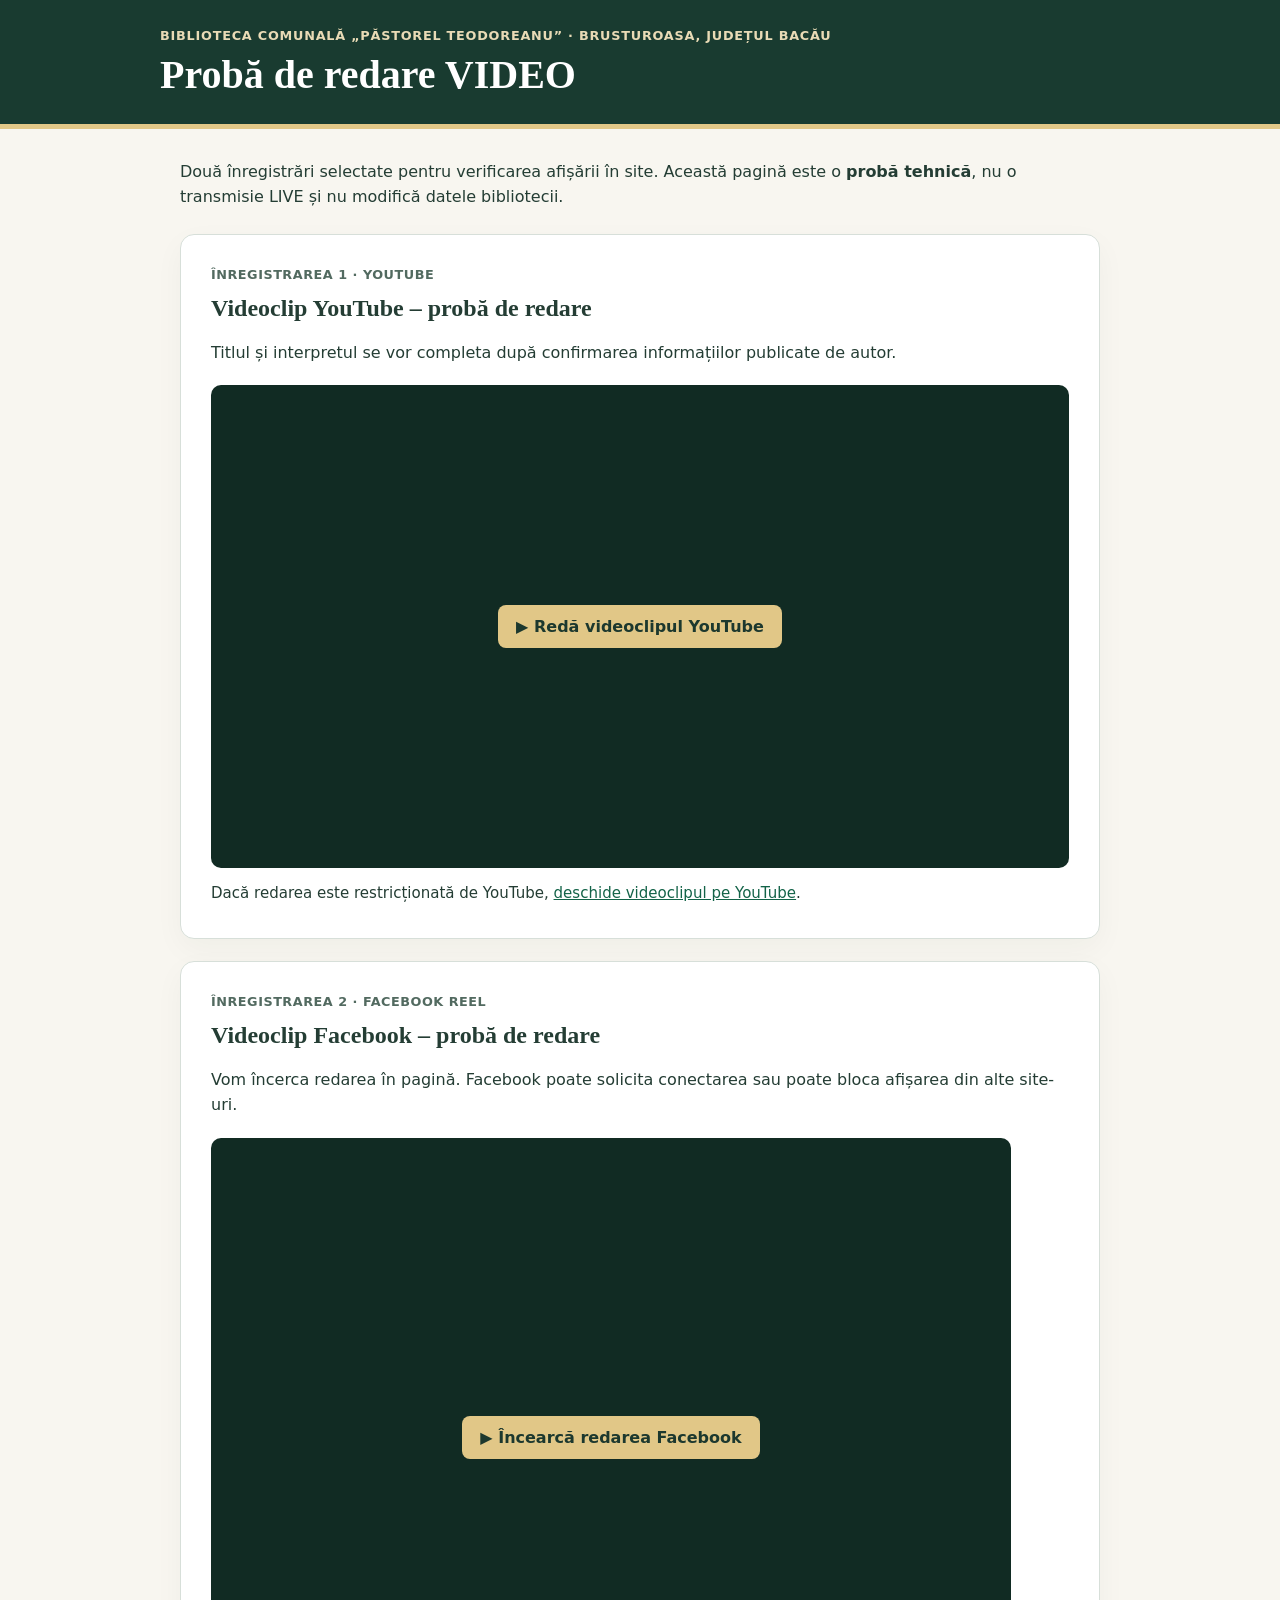
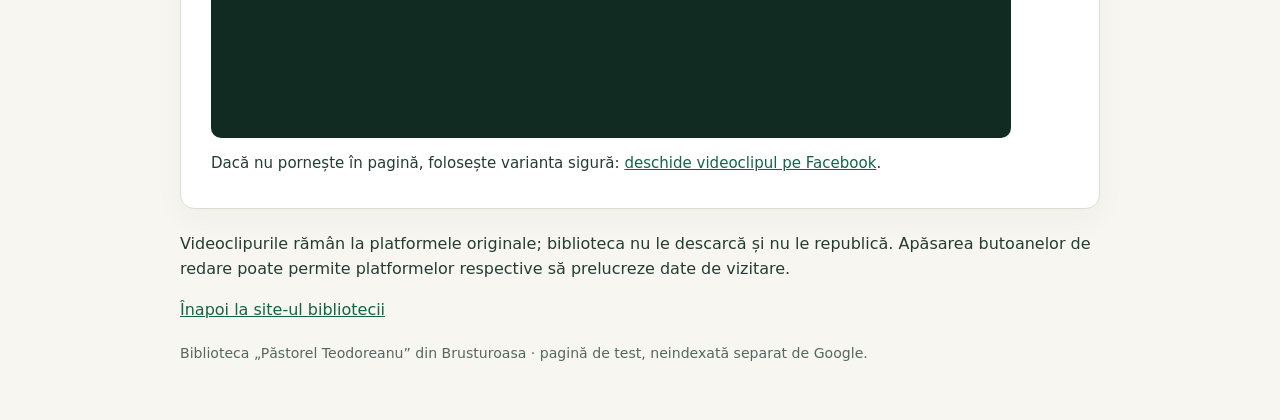
<file: proba-video-biblioteca.html>
<!doctype html>
<html lang="ro">
<head>
  <meta charset="utf-8">
  <meta name="viewport" content="width=device-width, initial-scale=1">
  <meta name="robots" content="noindex,follow">
  <meta name="description" content="Probă de redare pentru două înregistrări video furnizate de bibliotecă: YouTube și Facebook.">
  <title>Probă VIDEO · Biblioteca „Păstorel Teodoreanu” · Brusturoasa</title>
  <style>
    :root { --verde:#193b30; --crem:#f8f6f0; --auriu:#e1c787; --text:#243d34; }
    * {box-sizing:border-box}
    body {margin:0; font: 16px/1.58 system-ui,-apple-system,'Segoe UI',Arial,sans-serif; color:var(--text);background:var(--crem)}
    header {background:var(--verde);color:white;padding:26px 20px;border-bottom:5px solid var(--auriu)}
    .wrap {max-width:960px;margin:auto}
    header p {font-size:.8rem;letter-spacing:.06em;text-transform:uppercase;color:#e9dbb6;margin:0 0 6px;font-weight:700}
    h1 {font:700 clamp(1.55rem,5vw,2.5rem)/1.15 Georgia,serif;margin:0}
    h2 {font:700 1.5rem/1.3 Georgia,serif;margin:0 0 10px}
    main {max-width:960px;margin:auto;padding:30px 20px 55px}
    .intro {margin:0 0 24px}
    .card {background:white;border:1px solid #d7dfd9;border-radius:14px;padding:clamp(20px,4vw,30px);margin-bottom:22px;box-shadow:0 10px 30px rgba(20,40,32,.04)}
    .tag {font-size:.8rem;font-weight:800;letter-spacing:.04em;text-transform:uppercase;color:#526a60;margin:0 0 8px}
    .player {display:grid;place-items:center;background:#112b23; color:white;min-height:175px;aspect-ratio:16/9;border-radius:10px;overflow:hidden;margin:20px 0 14px}
    .player.facebook {aspect-ratio: 4/3;max-height:600px}
    iframe {display:block;width:100%;height:100%;border:0;background:white}
    button,.btn {display:inline-block;border:0;border-radius:8px;padding:12px 18px;font:700 1rem system-ui,sans-serif;cursor:pointer;text-align:center;text-decoration:none;background:var(--auriu);color:#1c382e}
    button:hover,.btn:hover {background:#f2deaa}
    a {color:#136348;overflow-wrap:anywhere}
    :focus-visible {outline:3px solid #c27b1b;outline-offset:4px}
    .fallback {margin:14px 0 2px;font-size:.94rem}
    footer {font-size:.88rem;color:#53685e;margin-top:20px}
  </style>
</head>
<body>
  <header><div class="wrap"><p>Biblioteca Comunală „Păstorel Teodoreanu” · Brusturoasa, județul Bacău</p><h1>Probă de redare VIDEO</h1></div></header>
  <main>
    <p class="intro">Două înregistrări selectate pentru verificarea afișării în site. Această pagină este o <strong>probă tehnică</strong>, nu o transmisie LIVE și nu modifică datele bibliotecii.</p>
    <section class="card" aria-labelledby="yt-title">
      <p class="tag">Înregistrarea 1 · YouTube</p>
      <h2 id="yt-title">Videoclip YouTube – probă de redare</h2>
      <p>Titlul și interpretul se vor completa după confirmarea informațiilor publicate de autor.</p>
      <div id="youtube-player" class="player"><button type="button" id="play-youtube">▶ Redă videoclipul YouTube</button></div>
      <p class="fallback">Dacă redarea este restricționată de YouTube, <a href="https://www.youtube.com/watch?v=s0eDHJrEPc8" target="_blank" rel="noopener noreferrer">deschide videoclipul pe YouTube</a>.</p>
    </section>
    <section class="card" aria-labelledby="fb-title">
      <p class="tag">Înregistrarea 2 · Facebook Reel</p>
      <h2 id="fb-title">Videoclip Facebook – probă de redare</h2>
      <p>Vom încerca redarea în pagină. Facebook poate solicita conectarea sau poate bloca afișarea din alte site-uri.</p>
      <div id="facebook-player" class="player facebook"><button type="button" id="play-facebook">▶ Încearcă redarea Facebook</button></div>
      <p class="fallback">Dacă nu pornește în pagină, folosește varianta sigură: <a href="https://www.facebook.com/reel/28507052058981812" target="_blank" rel="noopener noreferrer">deschide videoclipul pe Facebook</a>.</p>
    </section>
    <p>Videoclipurile rămân la platformele originale; biblioteca nu le descarcă și nu le republică. Apăsarea butoanelor de redare poate permite platformelor respective să prelucreze date de vizitare.</p>
    <p><a href="https://biblioteca-brusturoasa.github.io/">Înapoi la site-ul bibliotecii</a></p>
    <footer>Biblioteca „Păstorel Teodoreanu” din Brusturoasa · pagină de test, neindexată separat de Google.</footer>
  </main>
  <script>
    document.getElementById('play-youtube').addEventListener('click', function () {
      const iframe=document.createElement('iframe');
      iframe.src='https://www.youtube-nocookie.com/embed/s0eDHJrEPc8?autoplay=1';
      iframe.title='Probă video YouTube'; iframe.loading='eager';
      iframe.allow='accelerometer; autoplay; encrypted-media; gyroscope; picture-in-picture; fullscreen';
      iframe.allowFullscreen=true;
      iframe.referrerPolicy='strict-origin-when-cross-origin';
      document.getElementById('youtube-player').replaceChildren(iframe);
    });
    document.getElementById('play-facebook').addEventListener('click', function () {
      const iframe=document.createElement('iframe');
      iframe.src='https://www.facebook.com/plugins/video.php?href='+encodeURIComponent('https://www.facebook.com/reel/28507052058981812')+'&show_text=false&width=500';
      iframe.title='Probă video Facebook'; iframe.loading='eager';
      iframe.allow='autoplay; clipboard-write; encrypted-media; picture-in-picture; web-share';
      iframe.allowFullscreen=true;
      iframe.referrerPolicy='strict-origin-when-cross-origin';
      document.getElementById('facebook-player').replaceChildren(iframe);
    });
  </script>
</body>
</html>
</file>
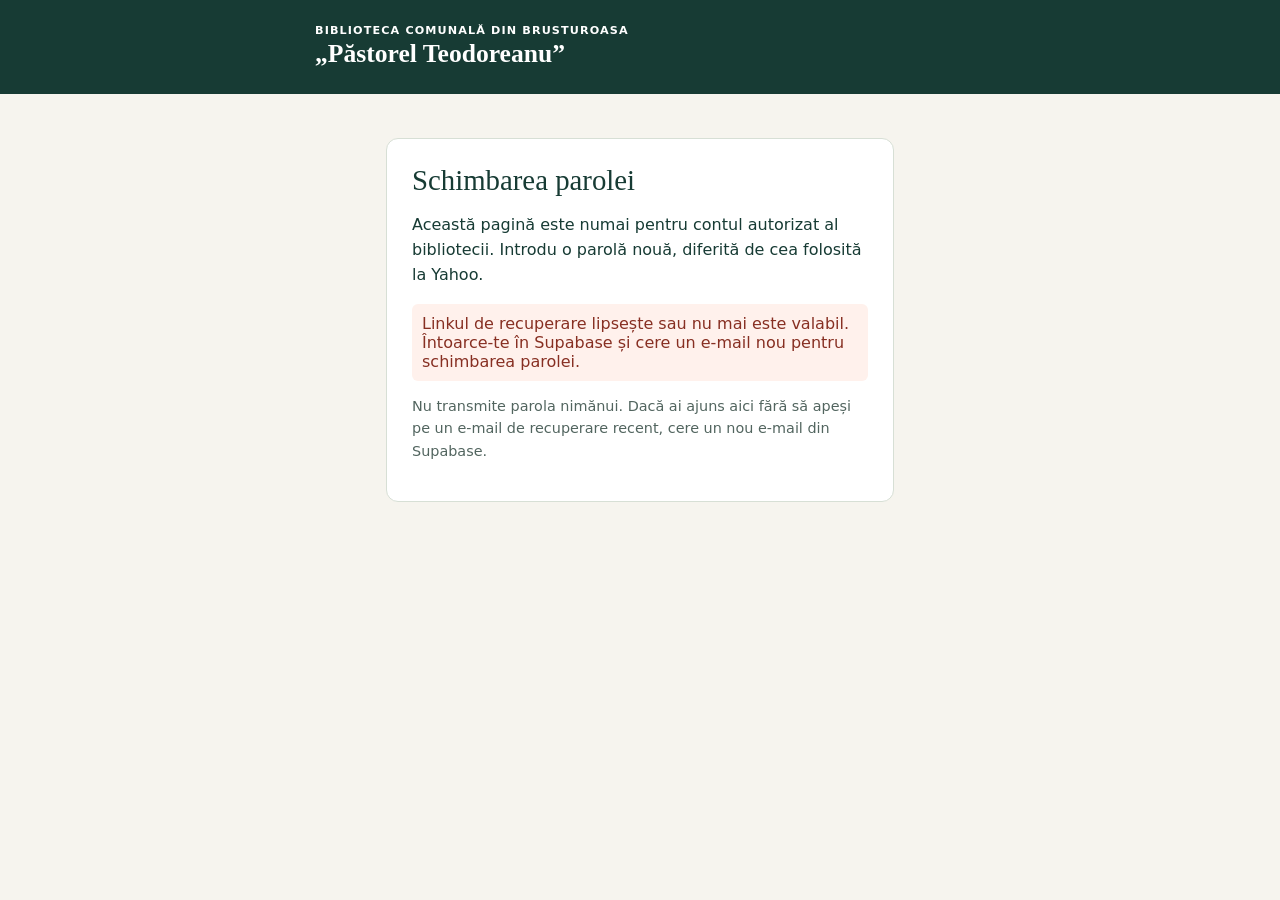
<file: resetare-parola.html>
<!doctype html>
<html lang="ro">
<head>
<meta charset="utf-8">
<meta name="viewport" content="width=device-width,initial-scale=1">
<meta name="robots" content="noindex,nofollow">
<meta name="referrer" content="no-referrer">
<title>Resetarea parolei – Biblioteca „Păstorel Teodoreanu”</title>
<style>
:root{font-family:system-ui,-apple-system,"Segoe UI",Arial,sans-serif;color:#173b34;background:#f6f4ee}
*{box-sizing:border-box}body{margin:0}header{background:#173b34;color:#fff;padding:24px 18px}
header div{max-width:650px;margin:auto}header small{display:block;text-transform:uppercase;letter-spacing:.1em;font-weight:700;font-size:.7rem}
header strong{font-family:Georgia,serif;font-size:1.6rem;line-height:1.3}
main{max-width:540px;margin:44px auto;padding:0 16px}
section{background:#fff;border:1px solid #d7dfd5;border-radius:12px;padding:25px}
h1{font:normal 1.8rem Georgia,serif;margin:0 0 12px}p{line-height:1.55}label{display:block;font-weight:700;margin:16px 0 5px}
input{display:block;width:100%;padding:12px;border:1px solid #8b9d94;border-radius:5px;font:inherit}
button{background:#ab432f;color:#fff;font:700 1rem system-ui;border:0;border-radius:6px;padding:12px 20px;margin-top:20px;cursor:pointer;width:100%}
button:disabled{opacity:.6;cursor:wait}a{color:#174e3e}#status{padding:10px;border-radius:6px;margin:12px 0}#status:empty{display:none}
#status[data-kind="error"]{background:#fff1ec;color:#872f22}#status[data-kind="success"]{background:#e6f5ec;color:#174e3e}
.nota{font-size:.9rem;color:#52655f}form[hidden],div[hidden]{display:none!important}
</style>
</head>
<body>
<header><div><small>Biblioteca Comunală din Brusturoasa</small><strong>„Păstorel Teodoreanu”</strong></div></header>
<main><section>
<h1>Schimbarea parolei</h1>
<p>Această pagină este numai pentru contul autorizat al bibliotecii. Introdu o parolă nouă, diferită de cea folosită la Yahoo.</p>
<div role="status" aria-live="polite" id="status"></div>
<form id="form" hidden>
<label for="pass">Parola nouă</label>
<input id="pass" type="password" minlength="12" autocomplete="new-password" required placeholder="Cel puțin 12 caractere">
<label for="pass2">Repetă parola nouă</label>
<input id="pass2" type="password" minlength="12" autocomplete="new-password" required>
<button id="submit" type="submit">Salvează parola nouă</button>
</form>
<div id="done" hidden><p>Parola a fost schimbată cu succes.</p><p><a href="/admin.html">Deschide panoul bibliotecarei</a> și autentifică-te cu e-mailul existent și parola nouă.</p></div>
<p class="nota">Nu transmite parola nimănui. Dacă ai ajuns aici fără să apeși pe un e-mail de recuperare recent, cere un nou e-mail din Supabase.</p>
</section></main>
<script>
(()=>{'use strict';
const URL='https://oxzsdxnsovgapcswvqlk.supabase.co';
const KEY='sb_publishable_jnKK01P1hXnvnoG3xlY-pg_yFrPLj27';
const params=new URLSearchParams(location.hash.slice(1));
const token=params.get('access_token');
const kind=params.get('type');
// Scoate tokenul din bara de adrese imediat după încărcare.
if(location.hash)history.replaceState(null,'',location.pathname);
const status=document.getElementById('status');
const form=document.getElementById('form');
const done=document.getElementById('done');
const button=document.getElementById('submit');
function say(msg,kind='error'){status.textContent=msg;status.dataset.kind=kind}
if(!token||kind!=='recovery'){
 say('Linkul de recuperare lipsește sau nu mai este valabil. Întoarce-te în Supabase și cere un e-mail nou pentru schimbarea parolei.');
 return;
}
form.hidden=false;
form.addEventListener('submit',async(e)=>{
 e.preventDefault();
 const a=document.getElementById('pass').value;
 const b=document.getElementById('pass2').value;
 if(a.length<12){say('Alege o parolă cu minimum 12 caractere.');return}
 if(a!==b){say('Cele două parole nu coincid.');return}
 button.disabled=true;button.textContent='Se salvează…';say('Se verifică linkul și se salvează parola…','success');
 try{
  const r=await fetch(URL+'/auth/v1/user',{
   method:'PUT',headers:{'apikey':KEY,'Authorization':'Bearer '+token,'Content-Type':'application/json'},
   body:JSON.stringify({password:a}),cache:'no-store',referrerPolicy:'no-referrer'
  });
  let data={};try{data=await r.json()}catch{}
  if(!r.ok)throw new Error(data.msg||data.message||data.error_description||'Linkul poate fi expirat. Cere un e-mail nou de recuperare.');
  form.hidden=true;done.hidden=false;say('Parola nouă a fost salvată.','success');
 }catch(e){say('Nu am putut schimba parola: '+e.message)}
 finally{button.disabled=false;button.textContent='Salvează parola nouă';document.getElementById('pass').value='';document.getElementById('pass2').value=''}
});
})();
</script>
</body>
</html>
</file>
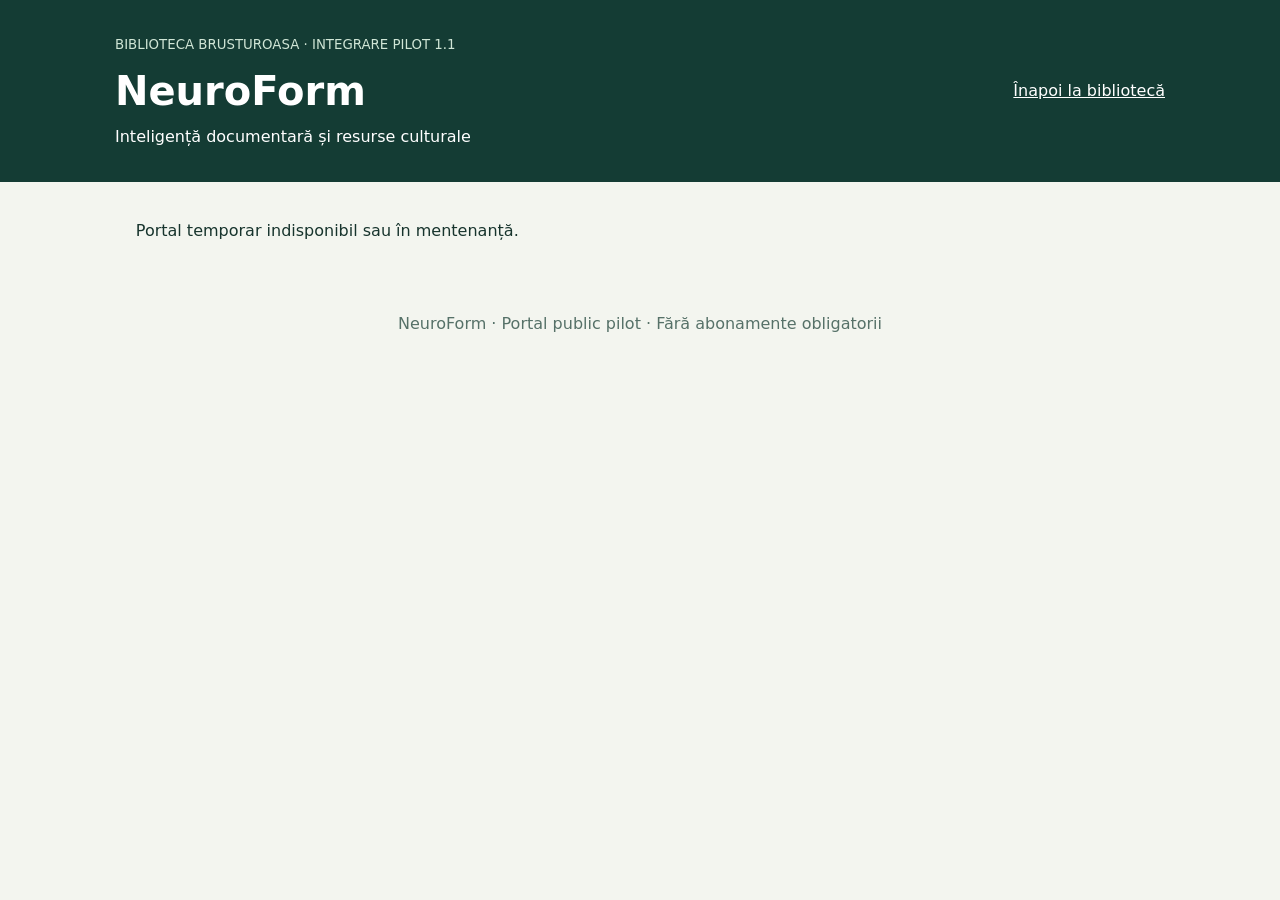
<file: neuroform/index (1).html>
<!doctype html><html lang="ro"><head><meta charset="utf-8"><meta name="viewport" content="width=device-width, initial-scale=1"><meta name="referrer" content="no-referrer"><title>NeuroForm | Biblioteca Brusturoasa</title><link rel="stylesheet" href="style.css"></head><body><header><div><small>BIBLIOTECA BRUSTUROASA · INTEGRARE PILOT 1.1</small><h1>NeuroForm</h1><p>Inteligență documentară și resurse culturale</p></div><a href="../index.html">Înapoi la bibliotecă</a></header><main><p id="status" role="status">Se verifică disponibilitatea bibliotecii…</p><div id="portal" hidden><nav><a href="#search">Asistent / Lex</a><a href="#events">Evenimente</a><a href="#pages">Domenii și rubrici</a><a href="#filme">🎬 Filme românești</a><a href="#horizon">Parteneriate și resurse</a></nav><section id="search"><h2>Asistent documentar</h2><p>Căutare lexicală ponderată în datele publicate ale bibliotecii și fișele legislative documentate. Nu este un model generativ. Verificați actualitatea legislației pe site-urile oficiale.</p><form id="queryForm"><label for="query">Întrebare sau cuvinte-cheie</label><div class="line"><input id="query" required maxlength="300"><button>Caută</button><button type="button" id="mic">Dictare</button><button type="button" id="speak">Citește rezultatul</button></div></form><p id="voice-status" role="status"></p><div id="results" aria-live="polite"></div></section><section id="events"><h2>Evenimente · Chronos</h2><div id="event-list"></div></section><section id="pages"><h2>Domenii și rubrici · Genesis</h2><nav id="page-buttons" aria-label="Rubrici disponibile"></nav><div id="page-list"></div></section><section id="filme"><h2>Cinemateca NeuroForm – Filme românești</h2><p>Selecție inițială pentru copii, familii și adolescenți. Categoriile sunt orientative; biblioteca verifică adecvarea înainte de proiecții. Căutarea se face în catalogul local, fără cont sau AI extern.</p><form id="film-form"><label for="film-query">Caută după titlu, an sau gen</label><div class="line"><input id="film-query" type="search" placeholder="Ex.: Cireșarii"><button>Caută filme</button></div><label for="film-category">Public</label><select id="film-category"><option value="">Toate</option><option value="copii">Copii și familie</option><option value="adolescenti">Adolescenți</option></select></form><p id="film-count" role="status"></p><p>Redarea externă poate transmite date tehnice furnizorului video. Filmul se încarcă numai la alegerea vizitatorului.</p><div id="film-player" hidden style="background:#172820;color:white;padding:1rem"><h3 id="film-title"></h3><iframe id="film-frame" title="Player film" style="width:100%;aspect-ratio:16/9;border:0;max-height:75vh" allow="autoplay; encrypted-media; fullscreen; picture-in-picture" allowfullscreen referrerpolicy="strict-origin-when-cross-origin"></iframe><button id="film-full" type="button">Ecran întreg</button> <button id="film-close" type="button">Închide filmul</button> <a id="film-source" target="_blank" rel="noopener noreferrer" style="color:white">Deschide la sursă</a></div><div id="film-list"></div><p>Filmele sunt găzduite de sursa externă, nu de bibliotecă. Pentru proiecții publice verificați drepturile de utilizare.</p></section><section id="horizon"><h2>Horizon · Surse instituționale</h2><p>Director de surse, nu apeluri active confirmate automat.</p><div id="sources"></div></section></div></main><footer>NeuroForm · Portal public pilot · Fără abonamente obligatorii</footer><script src="../config.js"></script><script src="../cloud.js"></script><script src="advanced.js"></script><script src="core.js"></script><script src="intelligence.js"></script><script src="catalog-adapter.js"></script><script src="public.js"></script><script>(()=>{'use strict'; const films=[['Amintiri din copilărie',1965,'copii','Aventură, literatură','amintiri-din-copilarie-1965-film-aventura-online','xxto0Ci8cAA'],['Cireșarii',1984,'adolescenti','Aventură, literatură','ciresarii-1984-film-aventura-online','c5mJlLEzI1o'],['De ce are vulpea coadă',1988,'copii','Familie, comedie','de-ce-are-vulpea-coada-1988-film-comedie-online',''],['Liceenii',1986,'adolescenti','Școală, comedie','liceenii-1986-film-lungmetraj-online','']];const $=id=>document.getElementById(id);const norm=s=>s.toLowerCase().normalize('NFD').replace(/[\u0300-\u036f]/g,'');const source=f=>'https://cinepub.ro/movie/'+f[4]+'/';const player=$('film-player');function close(){player.hidden=true; $('film-frame').removeAttribute('src');}function render(){const q=norm($('film-query').value.trim()),cat=$('film-category').value;const list=films.filter(f=>(!cat||f[2]===cat)&&q.split(/\s+/).every(w=>norm(f.slice(0,4).join(' ')).includes(w)));$('film-count').textContent=list.length+' filme găsite';$('film-list').replaceChildren();for(const f of list){const a=document.createElement('article'),h=document.createElement('h3'),p=document.createElement('p'),link=document.createElement('a');h.textContent=f[0]+' ('+f[1]+')';p.textContent=f[3]+' · '+(f[2]==='copii'?'Copii / familie':'Adolescenți');link.textContent='Deschide filmul la CINEPUB ↗';link.href=source(f);link.target='_blank';link.rel='noopener noreferrer';a.append(h,p,link);if(f[5]){const b=document.createElement('button');b.type='button';b.textContent='Redă în portal';b.onclick=()=>{close();$('film-title').textContent=f[0];$('film-source').href=source(f);$('film-frame').src='https://www.youtube-nocookie.com/embed/'+f[5]+'?autoplay=1';player.hidden=false;player.scrollIntoView({behavior:'smooth'});};a.append(document.createTextNode(' '),b);} $('film-list').append(a);}if(!list.length)$('film-count').textContent='Nu există potriviri în selecția locală.';}
$('film-query').addEventListener('input',render);$('film-category').addEventListener('change',render);$('film-form').addEventListener('submit',e=>{e.preventDefault();render()});$('film-close').onclick=close;$('film-full').onclick=async()=>{try{if(player.requestFullscreen)await player.requestFullscreen();else $('film-frame').focus();}catch{$('film-frame').focus();}};document.addEventListener('visibilitychange',()=>{if(document.hidden)close()});new MutationObserver(()=>{if($('portal').hidden)close()}).observe($('portal'),{attributes:true,attributeFilter:['hidden']});render();})();
</script></body></html>
</file>
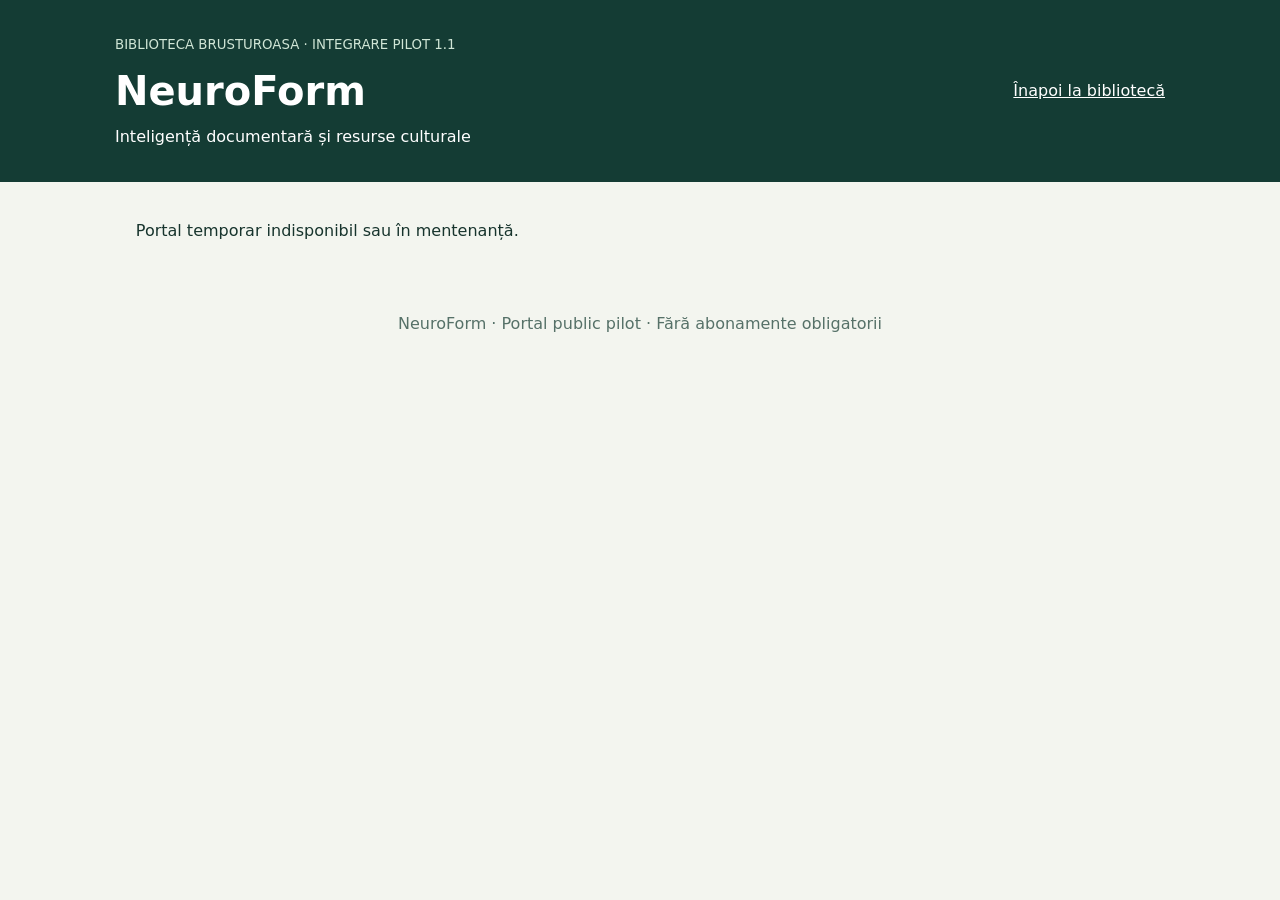
<file: neuroform/index (4).html>
<!doctype html><html lang="ro"><head><meta charset="utf-8"><meta name="viewport" content="width=device-width, initial-scale=1"><meta name="referrer" content="no-referrer"><title>NeuroForm | Biblioteca Brusturoasa</title><link rel="stylesheet" href="style.css"></head><body><header><div><small>BIBLIOTECA BRUSTUROASA · INTEGRARE PILOT 1.1</small><h1>NeuroForm</h1><p>Inteligență documentară și resurse culturale</p></div><a href="../index.html">Înapoi la bibliotecă</a></header><main><p id="status" role="status">Se verifică disponibilitatea bibliotecii…</p><div id="portal" hidden><nav><a href="#search">Asistent / Lex</a><a href="#events">Evenimente</a><a href="#pages">Domenii și rubrici</a><a href="#filme">🎬 Filme românești</a><a href="#horizon">Parteneriate și resurse</a></nav><section id="search"><h2>Asistent documentar</h2><p>Căutare lexicală ponderată în datele publicate ale bibliotecii și fișele legislative documentate. Nu este un model generativ. Verificați actualitatea legislației pe site-urile oficiale.</p><form id="queryForm"><label for="query">Întrebare sau cuvinte-cheie</label><div class="line"><input id="query" required maxlength="300"><button>Caută</button><button type="button" id="mic">Dictare</button><button type="button" id="speak">Citește rezultatul</button></div></form><p id="voice-status" role="status"></p><div id="results" aria-live="polite"></div></section><section id="events"><h2>Evenimente · Chronos</h2><div id="event-list"></div></section><section id="pages"><h2>Domenii și rubrici · Genesis</h2><nav id="page-buttons" aria-label="Rubrici disponibile"></nav><div id="page-list"></div></section><section id="filme"><h2>Cinemateca NeuroForm – Filme românești</h2><p>Selecție inițială pentru copii, familii și adolescenți. Categoriile sunt orientative; biblioteca verifică adecvarea înainte de proiecții. Căutarea se face în catalogul local, fără cont sau AI extern.</p><form id="film-form"><label for="film-query">Caută după titlu, an sau gen</label><div class="line"><input id="film-query" type="search" placeholder="Ex.: Cireșarii"><button>Caută filme</button></div><label for="film-category">Public</label><select id="film-category"><option value="">Toate</option><option value="copii">Copii și familie</option><option value="adolescenti">Adolescenți</option></select></form><p id="film-count" role="status"></p><p>Redarea externă poate transmite date tehnice furnizorului video. Filmul se încarcă numai la alegerea vizitatorului.</p><div id="film-player" hidden style="background:#172820;color:white;padding:1rem"><h3 id="film-title"></h3><iframe id="film-frame" title="Player film" style="width:100%;aspect-ratio:16/9;border:0;max-height:75vh" allow="autoplay; encrypted-media; fullscreen; picture-in-picture" allowfullscreen referrerpolicy="strict-origin-when-cross-origin"></iframe><button id="film-full" type="button">Ecran întreg</button> <button id="film-close" type="button">Închide filmul</button> <a id="film-source" target="_blank" rel="noopener noreferrer" style="color:white">Deschide la sursă</a></div><div id="film-list"></div><p>Filmele sunt găzduite de sursa externă, nu de bibliotecă. Pentru proiecții publice verificați drepturile de utilizare.</p></section><section id="horizon"><h2>Horizon · Surse instituționale</h2><p>Director de surse, nu apeluri active confirmate automat.</p><div id="sources"></div></section></div></main><footer>NeuroForm · Portal public pilot · Fără abonamente obligatorii</footer><script src="../config.js"></script><script src="../cloud.js"></script><script src="advanced.js"></script><script src="core.js"></script><script src="intelligence.js"></script><script src="catalog-adapter.js"></script><script src="public.js"></script><script>(()=>{'use strict'; const films=[['Amintiri din copilărie',1965,'copii','Aventură, literatură','amintiri-din-copilarie-1965-film-aventura-online','xxto0Ci8cAA'],['Cireșarii',1984,'adolescenti','Aventură, literatură','ciresarii-1984-film-aventura-online','c5mJlLEzI1o'],['De ce are vulpea coadă',1988,'copii','Familie, comedie','de-ce-are-vulpea-coada-1988-film-comedie-online',''],['Liceenii',1986,'adolescenti','Școală, comedie','liceenii-1986-film-lungmetraj-online','']];const $=id=>document.getElementById(id);const norm=s=>s.toLowerCase().normalize('NFD').replace(/[\u0300-\u036f]/g,'');const source=f=>'https://cinepub.ro/movie/'+f[4]+'/';const player=$('film-player');function close(){player.hidden=true; $('film-frame').removeAttribute('src');}function render(){const q=norm($('film-query').value.trim()),cat=$('film-category').value;const list=films.filter(f=>(!cat||f[2]===cat)&&q.split(/\s+/).every(w=>norm(f.slice(0,4).join(' ')).includes(w)));$('film-count').textContent=list.length+' filme găsite';$('film-list').replaceChildren();for(const f of list){const a=document.createElement('article'),h=document.createElement('h3'),p=document.createElement('p'),link=document.createElement('a');h.textContent=f[0]+' ('+f[1]+')';p.textContent=f[3]+' · '+(f[2]==='copii'?'Copii / familie':'Adolescenți');link.textContent='Deschide filmul la CINEPUB ↗';link.href=source(f);link.target='_blank';link.rel='noopener noreferrer';a.append(h,p,link);if(f[5]){const b=document.createElement('button');b.type='button';b.textContent='Redă în portal';b.onclick=()=>{close();$('film-title').textContent=f[0];$('film-source').href=source(f);$('film-frame').src='https://www.youtube-nocookie.com/embed/'+f[5]+'?autoplay=1';player.hidden=false;player.scrollIntoView({behavior:'smooth'});};a.append(document.createTextNode(' '),b);} $('film-list').append(a);}if(!list.length)$('film-count').textContent='Nu există potriviri în selecția locală.';}
$('film-query').addEventListener('input',render);$('film-category').addEventListener('change',render);$('film-form').addEventListener('submit',e=>{e.preventDefault();render()});$('film-close').onclick=close;$('film-full').onclick=async()=>{try{if(player.requestFullscreen)await player.requestFullscreen();else $('film-frame').focus();}catch{$('film-frame').focus();}};document.addEventListener('visibilitychange',()=>{if(document.hidden)close()});new MutationObserver(()=>{if($('portal').hidden)close()}).observe($('portal'),{attributes:true,attributeFilter:['hidden']});render(); if(location.hash==="#filme"){const jump=()=>{if(!$("portal").hidden){$("filme").scrollIntoView();return true;}return false;}; if(!jump()){const observer=new MutationObserver(()=>{if(jump())observer.disconnect();});observer.observe($("portal"),{attributes:true,attributeFilter:["hidden"]});}}})();
</script></body></html>
</file>
<file: neuroform/style.css>
:root{font-family:system-ui,sans-serif;color:#17342d;background:#f3f5ef;line-height:1.55}*{box-sizing:border-box}body{margin:0}header{background:#143c34;color:white;padding:2rem max(1rem,calc((100vw - 1050px)/2));display:flex;justify-content:space-between;align-items:center;gap:1rem}header h1{font-size:2.5rem;margin:.2rem 0}header p{margin:0}header a{color:#fff}main{max-width:1050px;margin:auto;padding:1.3rem}nav,.line{display:flex;flex-wrap:wrap;gap:.6rem;align-items:end}button{font:inherit;border:1px solid #376451;border-radius:7px;padding:.55rem .85rem;background:#e8f0e7;color:#143c34;cursor:pointer}button:hover,button:focus-visible{background:#cce4d0}section{margin:1rem 0;padding:1.4rem;background:white;border:1px solid #d5dfd3;border-radius:12px}h2,h3{margin-top:0}label{display:block;margin:.65rem 0}input,textarea,select{display:block;font:inherit;padding:.55rem;border:1px solid #8da499;border-radius:6px;width:100%;background:white;color:#17342d}#query{flex:1;min-width:180px}textarea{min-height:95px}article{border-bottom:1px solid #d5dfd3;padding:1rem 0;overflow-wrap:anywhere}article p{white-space:pre-wrap}article h3{margin:0}a{color:#155d4a}small,.muted{color:#567168}header small{color:#d0e6d6}.warning{background:#fff3d7;padding:.8rem}footer{text-align:center;padding:2rem;color:#567168}[hidden]{display:none!important}button:disabled{opacity:.5}pre{white-space:pre-wrap}@media(max-width:600px){header{display:block}section{padding:1rem}}

.topology{display:grid;grid-template-columns:repeat(auto-fit,minmax(150px,1fr));gap:.6rem;margin:1rem 0}.topology button{border:2px solid #376451}article button{margin:.3rem}#studio textarea{margin:.5rem 0}

#guardianPanel{margin-top:24px;border-top:1px solid #ccd7cc;padding-top:18px}#guardianPanel table{width:100%;border-collapse:collapse}#guardianPanel td,#guardianPanel th{padding:8px;text-align:left;border-bottom:1px solid #ddd}#guardianPanel svg{width:100%;height:auto;max-height:320px}#guardianPanel .bad{color:#a02020}#guardianPanel .good{color:#17653c}

#search a{display:inline-block;margin:.35rem .7rem .35rem 0} #studio article:first-of-type{background:#f5f8f5;padding:1rem;border-radius:8px}
</file>
